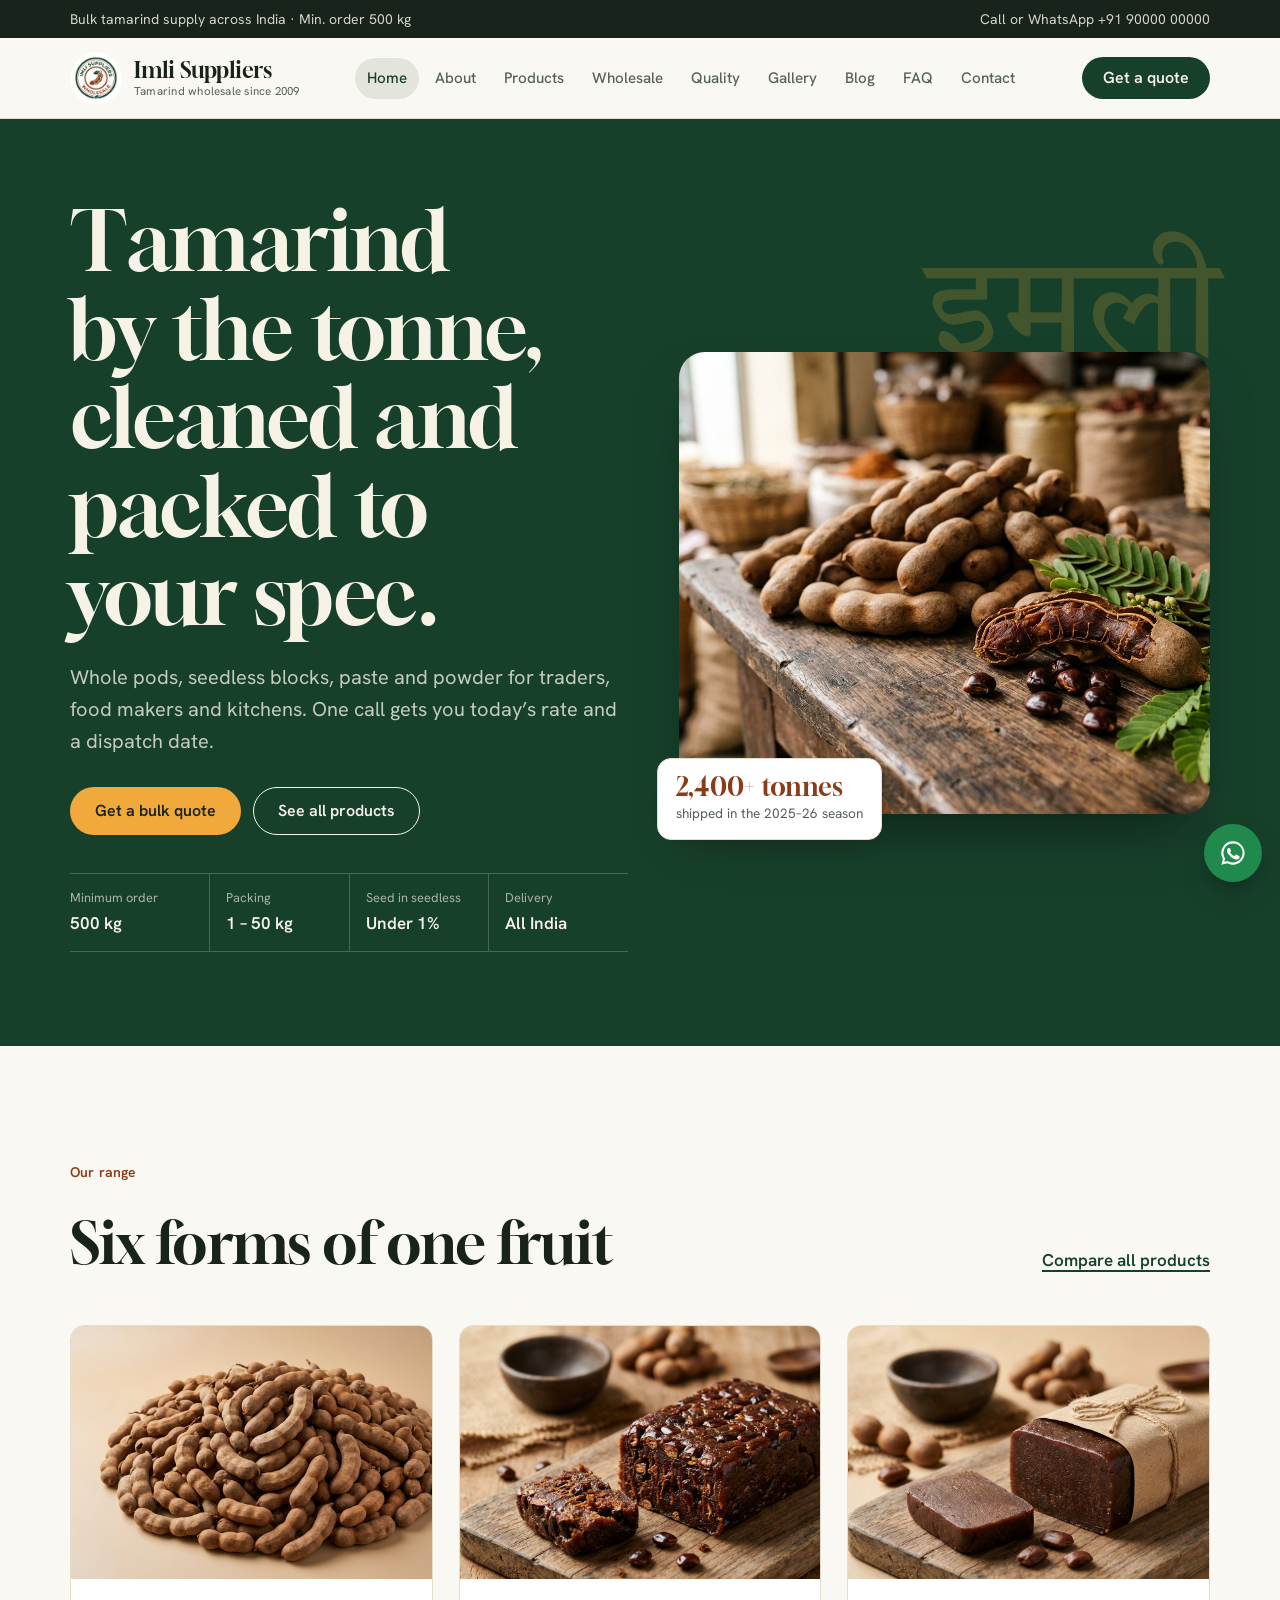
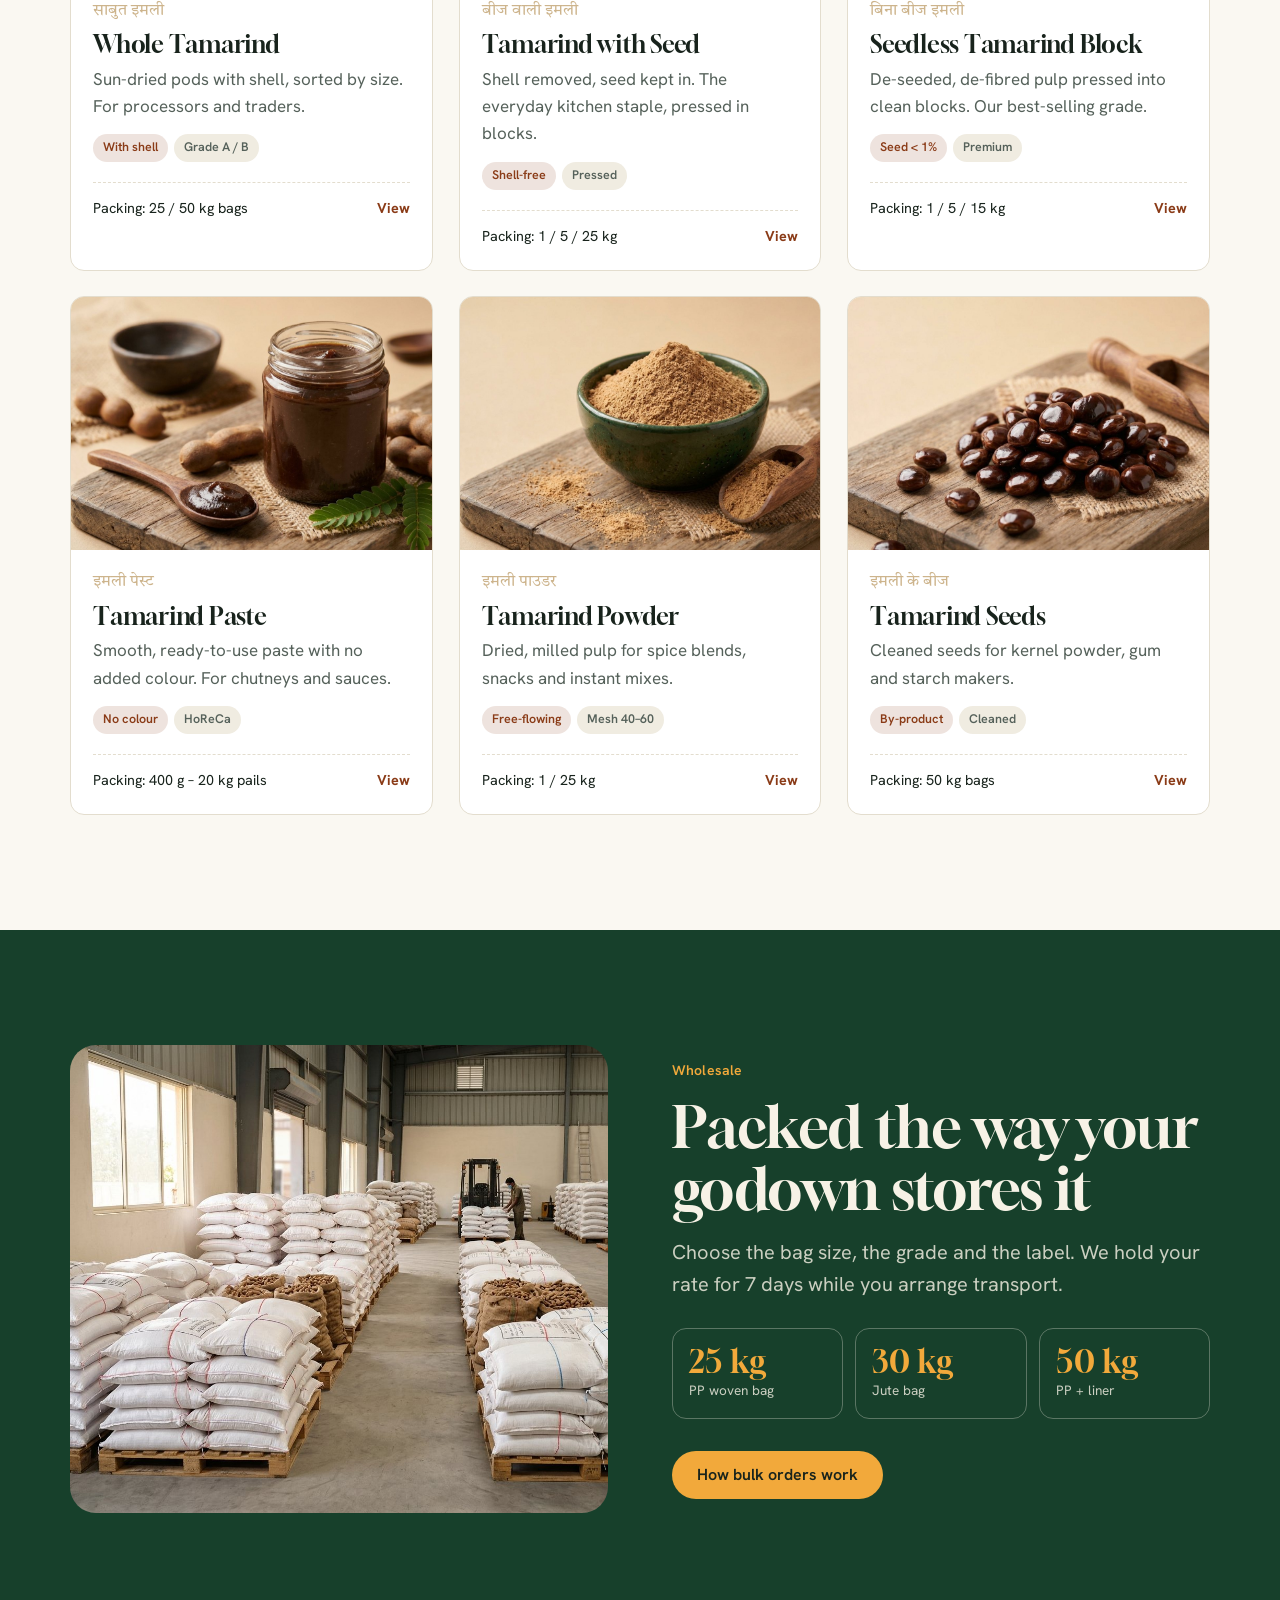
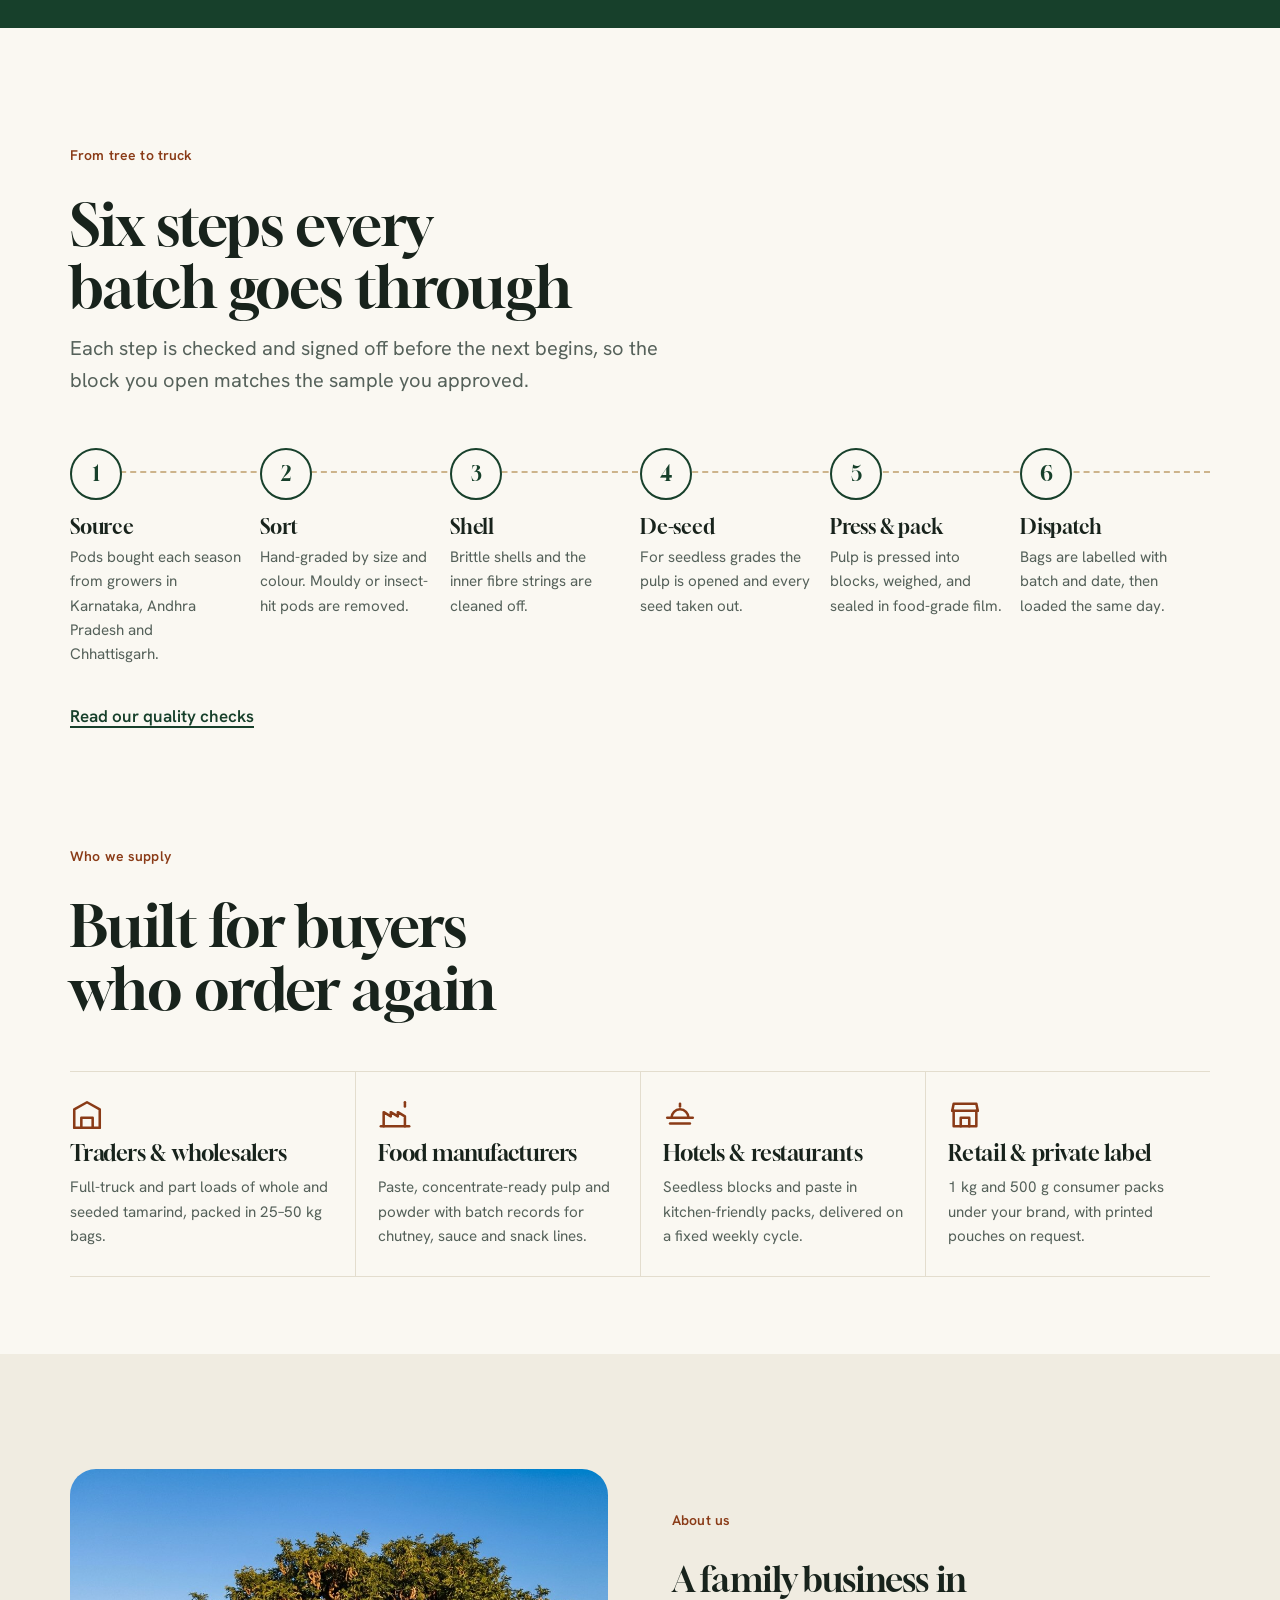
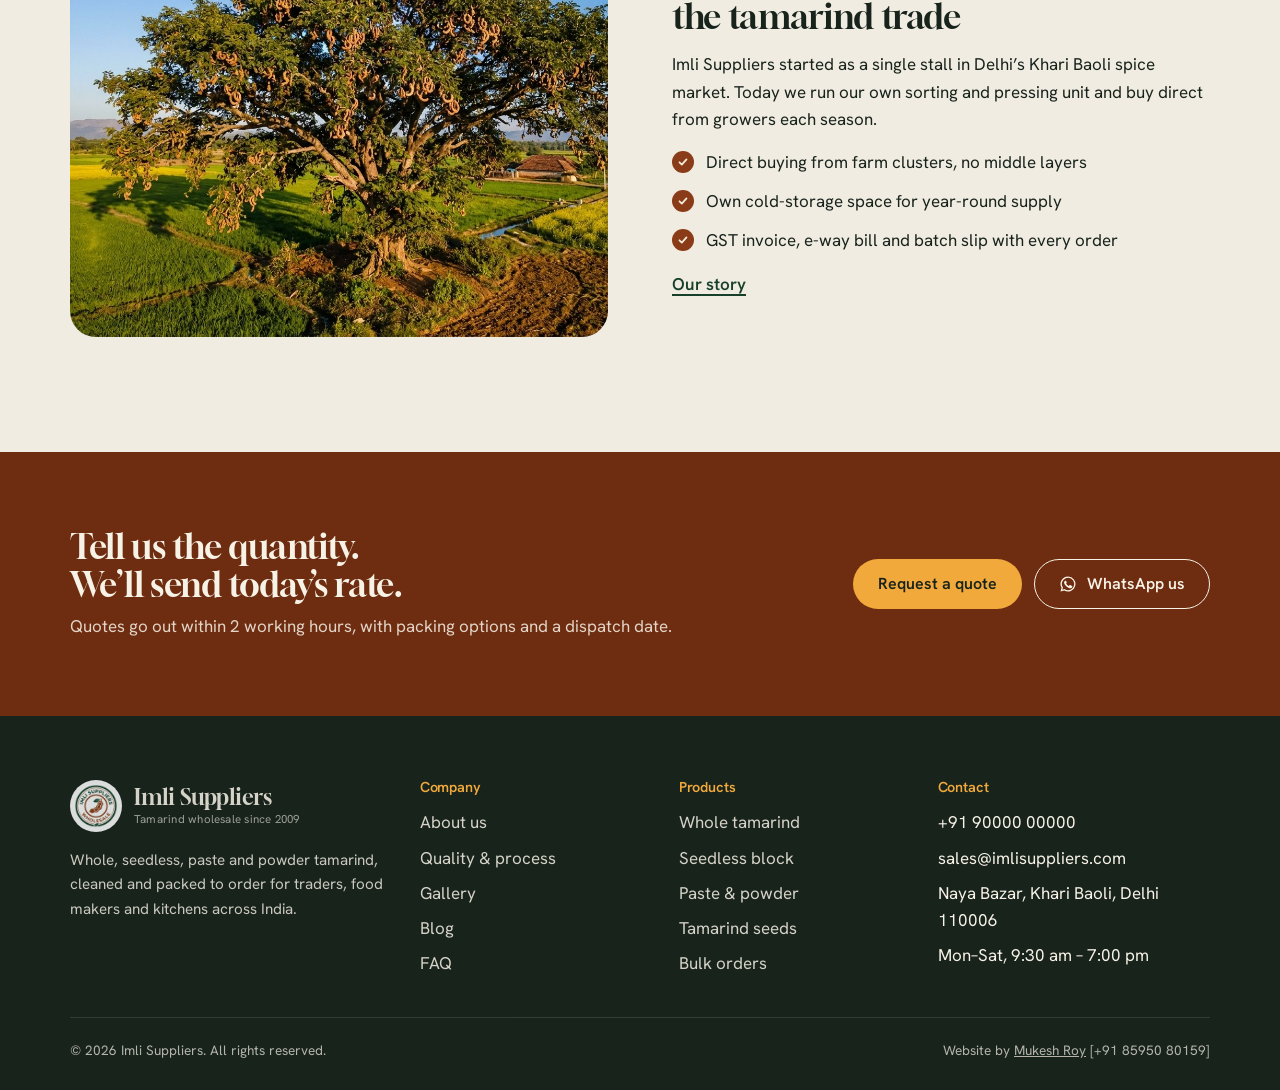
<file: imli-suppliers-website/imli-suppliers/index.html>
<!doctype html>
<html lang="en">
<head>
<meta charset="utf-8">
<meta name="viewport" content="width=device-width, initial-scale=1, viewport-fit=cover">
<title>Imli Suppliers</title>
<meta name="description" content="Bulk tamarind supplier: whole, seedless, paste and powder, packed to order and shipped across India.">
<meta property="og:title" content="Imli Suppliers">
<meta property="og:description" content="Bulk tamarind supplier: whole, seedless, paste and powder, packed to order and shipped across India.">
<meta property="og:type" content="website">
<meta property="og:url" content="https://imli-suppliers.vercel.app/">
<meta property="og:image" content="https://imli-suppliers.vercel.app/assets/img/og-image.jpg">
<meta name="twitter:card" content="summary_large_image">
<link rel="canonical" href="https://imli-suppliers.vercel.app/">
<link rel="icon" href="/assets/img/logo.png">
<link rel="apple-touch-icon" href="/assets/img/logo.png">
<link rel="preconnect" href="https://fonts.googleapis.com">
<link rel="preconnect" href="https://fonts.gstatic.com" crossorigin>
<link rel="stylesheet" href="https://fonts.googleapis.com/css2?family=Gloock&family=Hanken+Grotesk:wght@400;500;600;700&family=Tiro+Devanagari+Hindi&display=swap">
<link rel="stylesheet" href="assets/css/style.css">
</head>
<body>
<a class="skip" href="#main">Skip to content</a>
<div class="topbar"><div class="wrap"><span>Bulk tamarind supply across India · Min. order 500 kg</span><span>Call or WhatsApp +91 90000 00000</span></div></div>
<header class="site-head"><div class="wrap">
  <a class="brand" href="index.html" aria-label="Imli Suppliers home"><img class="logo" src="assets/img/logo.png" alt="" width="52" height="52"><span class="brand-name">Imli Suppliers<small>Tamarind wholesale since 2009</small></span></a>
  <nav class="nav" id="site-nav" aria-label="Main"><a href="index.html" aria-current="page">Home</a><a href="about.html">About</a><a href="products.html">Products</a><a href="wholesale.html">Wholesale</a><a href="quality.html">Quality</a><a href="gallery.html">Gallery</a><a href="blog.html">Blog</a><a href="faq.html">FAQ</a><a href="contact.html">Contact</a><a class="nav-quote" href="contact.html#quote">Get a quote</a></nav>
  <a class="btn btn--pulp head-cta" href="contact.html#quote">Get a quote</a>
  <button class="menu-btn" type="button" aria-expanded="false" aria-controls="site-nav">Menu</button>
</div></header>
<main id="main">
<section class="hero"><div class="wrap">
  <div>
    <h1>Tamarind by the tonne, cleaned and packed to your spec.</h1>
    <p class="lede">Whole pods, seedless blocks, paste and powder for traders, food makers and kitchens. One call gets you today’s rate and a dispatch date.</p>
    <div class="btn-row"><a class="btn btn--pulp" href="contact.html#quote">Get a bulk quote</a><a class="btn btn--line" href="products.html">See all products</a></div>
    <dl class="spec-strip">
      <div><dt>Minimum order</dt><dd>500 kg</dd></div>
      <div><dt>Packing</dt><dd>1 – 50 kg</dd></div>
      <div><dt>Seed in seedless</dt><dd>Under 1%</dd></div>
      <div><dt>Delivery</dt><dd>All India</dd></div>
    </dl>
  </div>
  <div class="hero-art"><span class="hero-word" aria-hidden="true">इमली</span>
    <img src="assets/img/hero-pods.jpg" alt="Tamarind pods on leaves, one cracked open to show the pulp" width="1030" height="896">
    <div class="ticket"><b>2,400+ tonnes</b><span>shipped in the 2025–26 season</span></div>
  </div>
</div></section>

<section class="section"><div class="wrap">
  <div class="sec-head sec-head--split"><div style="display:grid;gap:14px"><span class="kicker">Our range</span><h2>Six forms of one fruit</h2></div><a class="textlink" href="products.html">Compare all products</a></div>
  <div class="prod-grid"><a class="prod" href="product.html" data-cat="whole">
  <figure><img src="assets/img/whole-tamarind.jpg" alt="Whole Tamarind" width="1094" height="848"></figure>
  <div class="prod-body"><span class="hi">साबुत इमली</span><h3>Whole Tamarind</h3><p class="muted">Sun-dried pods with shell, sorted by size. For processors and traders.</p><div class="prod-tags"><span class="tag tag--leaf">With shell</span><span class="tag">Grade A / B</span></div>
  <div class="prod-foot"><span>Packing: 25 / 50 kg bags</span><b>View</b></div></div>
</a><a class="prod" href="product.html" data-cat="whole">
  <figure><img src="assets/img/seeded-block.jpg" alt="Tamarind with Seed" width="1094" height="848"></figure>
  <div class="prod-body"><span class="hi">बीज वाली इमली</span><h3>Tamarind with Seed</h3><p class="muted">Shell removed, seed kept in. The everyday kitchen staple, pressed in blocks.</p><div class="prod-tags"><span class="tag tag--leaf">Shell-free</span><span class="tag">Pressed</span></div>
  <div class="prod-foot"><span>Packing: 1 / 5 / 25 kg</span><b>View</b></div></div>
</a><a class="prod" href="product.html" data-cat="processed">
  <figure><img src="assets/img/seedless-block.jpg" alt="Seedless Tamarind Block" width="1094" height="848"></figure>
  <div class="prod-body"><span class="hi">बिना बीज इमली</span><h3>Seedless Tamarind Block</h3><p class="muted">De-seeded, de-fibred pulp pressed into clean blocks. Our best-selling grade.</p><div class="prod-tags"><span class="tag tag--leaf">Seed < 1%</span><span class="tag">Premium</span></div>
  <div class="prod-foot"><span>Packing: 1 / 5 / 15 kg</span><b>View</b></div></div>
</a><a class="prod" href="product.html" data-cat="processed">
  <figure><img src="assets/img/paste-jar.jpg" alt="Tamarind Paste" width="1094" height="848"></figure>
  <div class="prod-body"><span class="hi">इमली पेस्ट</span><h3>Tamarind Paste</h3><p class="muted">Smooth, ready-to-use paste with no added colour. For chutneys and sauces.</p><div class="prod-tags"><span class="tag tag--leaf">No colour</span><span class="tag">HoReCa</span></div>
  <div class="prod-foot"><span>Packing: 400 g – 20 kg pails</span><b>View</b></div></div>
</a><a class="prod" href="product.html" data-cat="processed">
  <figure><img src="assets/img/powder-bowl.jpg" alt="Tamarind Powder" width="1094" height="848"></figure>
  <div class="prod-body"><span class="hi">इमली पाउडर</span><h3>Tamarind Powder</h3><p class="muted">Dried, milled pulp for spice blends, snacks and instant mixes.</p><div class="prod-tags"><span class="tag tag--leaf">Free-flowing</span><span class="tag">Mesh 40–60</span></div>
  <div class="prod-foot"><span>Packing: 1 / 25 kg</span><b>View</b></div></div>
</a><a class="prod" href="product.html" data-cat="byproduct">
  <figure><img src="assets/img/tamarind-seeds.jpg" alt="Tamarind Seeds" width="1094" height="848"></figure>
  <div class="prod-body"><span class="hi">इमली के बीज</span><h3>Tamarind Seeds</h3><p class="muted">Cleaned seeds for kernel powder, gum and starch makers.</p><div class="prod-tags"><span class="tag tag--leaf">By-product</span><span class="tag">Cleaned</span></div>
  <div class="prod-foot"><span>Packing: 50 kg bags</span><b>View</b></div></div>
</a></div>
</div></section>

<section class="band section"><div class="wrap band-grid">
  <img src="assets/img/wholesale-sacks.jpg" alt="Stacked 25, 30 and 50 kg tamarind sacks" width="1030" height="896">
  <div>
    <span class="kicker">Wholesale</span>
    <h2>Packed the way your godown stores it</h2>
    <p class="lede" style="margin-top:16px">Choose the bag size, the grade and the label. We hold your rate for 7 days while you arrange transport.</p>
    <div class="packs"><div><b>25 kg</b><span>PP woven bag</span></div><div><b>30 kg</b><span>Jute bag</span></div><div><b>50 kg</b><span>PP + liner</span></div></div>
    <a class="btn btn--jag" href="wholesale.html">How bulk orders work</a>
  </div>
</div></section>

<section class="section"><div class="wrap">
  <div class="sec-head"><span class="kicker">From tree to truck</span><h2>Six steps every batch goes through</h2><p class="lede">Each step is checked and signed off before the next begins, so the block you open matches the sample you approved.</p></div>
  <div class="process"><div class="step"><h3>Source</h3><p>Pods bought each season from growers in Karnataka, Andhra Pradesh and Chhattisgarh.</p></div><div class="step"><h3>Sort</h3><p>Hand-graded by size and colour. Mouldy or insect-hit pods are removed.</p></div><div class="step"><h3>Shell</h3><p>Brittle shells and the inner fibre strings are cleaned off.</p></div><div class="step"><h3>De-seed</h3><p>For seedless grades the pulp is opened and every seed taken out.</p></div><div class="step"><h3>Press &amp; pack</h3><p>Pulp is pressed into blocks, weighed, and sealed in food-grade film.</p></div><div class="step"><h3>Dispatch</h3><p>Bags are labelled with batch and date, then loaded the same day.</p></div></div>
  <p style="margin-top:36px"><a class="textlink" href="quality.html">Read our quality checks</a></p>
</div></section>

<section class="section--tight section" style="padding-top:0"><div class="wrap">
  <div class="sec-head"><span class="kicker">Who we supply</span><h2>Built for buyers who order again</h2></div>
  <div class="buyers"><div class="buyer"><svg viewBox="0 0 24 24" fill="none" stroke="currentColor" stroke-width="1.8" stroke-linecap="round" stroke-linejoin="round" aria-hidden="true"><path d="M3 21V8l9-5 9 5v13"/><path d="M8 21v-7h8v7"/><path d="M3 21h18"/></svg><h3>Traders &amp; wholesalers</h3><p>Full-truck and part loads of whole and seeded tamarind, packed in 25–50 kg bags.</p></div><div class="buyer"><svg viewBox="0 0 24 24" fill="none" stroke="currentColor" stroke-width="1.8" stroke-linecap="round" stroke-linejoin="round" aria-hidden="true"><path d="M2 20h20"/><path d="M4 20V10l5 3V10l5 3V10l5 3v7"/><path d="M19 6V3"/></svg><h3>Food manufacturers</h3><p>Paste, concentrate-ready pulp and powder with batch records for chutney, sauce and snack lines.</p></div><div class="buyer"><svg viewBox="0 0 24 24" fill="none" stroke="currentColor" stroke-width="1.8" stroke-linecap="round" stroke-linejoin="round" aria-hidden="true"><path d="M6 14a6 6 0 0 1 12 0"/><path d="M3 14h18"/><path d="M12 6V4"/><path d="M5 18h14"/></svg><h3>Hotels &amp; restaurants</h3><p>Seedless blocks and paste in kitchen-friendly packs, delivered on a fixed weekly cycle.</p></div><div class="buyer"><svg viewBox="0 0 24 24" fill="none" stroke="currentColor" stroke-width="1.8" stroke-linecap="round" stroke-linejoin="round" aria-hidden="true"><path d="M3 9l1-5h16l1 5"/><path d="M4 9v11h16V9"/><path d="M3 9h18"/><path d="M9 20v-6h6v6"/></svg><h3>Retail &amp; private label</h3><p>1 kg and 500 g consumer packs under your brand, with printed pouches on request.</p></div></div>
</div></section>

<section class="section" style="background:var(--paper-2)"><div class="wrap split">
  <img src="assets/img/tamarind-tree.jpg" alt="A tamarind tree heavy with pods" width="1030" height="896">
  <div class="prose">
    <span class="kicker">About us</span>
    <h2>A family business in the tamarind trade</h2>
    <p>Imli Suppliers started as a single stall in Delhi’s Khari Baoli spice market. Today we run our own sorting and pressing unit and buy direct from growers each season.</p>
    <ul class="checks"><li>Direct buying from farm clusters, no middle layers</li><li>Own cold-storage space for year-round supply</li><li>GST invoice, e-way bill and batch slip with every order</li></ul>
    <p><a class="textlink" href="about.html">Our story</a></p>
  </div>
</div></section>
<section class="cta-band"><div class="wrap">
  <div><h2>Tell us the quantity. We’ll send today’s rate.</h2><p>Quotes go out within 2 working hours, with packing options and a dispatch date.</p></div>
  <div class="btn-row"><a class="btn btn--jag" href="contact.html#quote">Request a quote</a><a class="btn btn--light" href="https://wa.me/919000000000" target="_blank" rel="noopener"><svg viewBox="0 0 24 24" fill="currentColor" aria-hidden="true"><path d="M12 2a10 10 0 0 0-8.6 15.1L2 22l5-1.3A10 10 0 1 0 12 2zm0 18.2a8.2 8.2 0 0 1-4.2-1.2l-.3-.2-3 .8.8-2.9-.2-.3A8.2 8.2 0 1 1 12 20.2zm4.5-6.1c-.2-.1-1.5-.7-1.7-.8s-.4-.1-.6.1-.7.8-.8 1-.3.2-.5.1a6.7 6.7 0 0 1-3.3-2.9c-.2-.4.2-.4.7-1.3.1-.2 0-.3 0-.4l-.8-1.8c-.2-.5-.4-.4-.6-.4h-.5a1 1 0 0 0-.7.3 3 3 0 0 0-.9 2.2 5.2 5.2 0 0 0 1.1 2.7 11.9 11.9 0 0 0 4.6 4c1.7.7 2.3.8 3.2.7a2.7 2.7 0 0 0 1.8-1.3 2.2 2.2 0 0 0 .2-1.3c-.1-.1-.2-.2-.5-.3z"/></svg> WhatsApp us</a></div>
</div></section></main>
<footer class="site-foot"><div class="wrap">
  <div class="foot-grid">
    <div style="display:grid;gap:16px;align-content:start">
      <a class="brand" href="index.html"><img class="logo" src="assets/img/logo.png" alt="" width="52" height="52"><span class="brand-name">Imli Suppliers<small>Tamarind wholesale since 2009</small></span></a>
      <p>Whole, seedless, paste and powder tamarind, cleaned and packed to order for traders, food makers and kitchens across India.</p>
    </div>
    <div><h4>Company</h4><ul><li><a href="about.html">About us</a></li><li><a href="quality.html">Quality &amp; process</a></li><li><a href="gallery.html">Gallery</a></li><li><a href="blog.html">Blog</a></li><li><a href="faq.html">FAQ</a></li></ul></div>
    <div><h4>Products</h4><ul><li><a href="products.html">Whole tamarind</a></li><li><a href="product.html">Seedless block</a></li><li><a href="products.html">Paste &amp; powder</a></li><li><a href="products.html">Tamarind seeds</a></li><li><a href="wholesale.html">Bulk orders</a></li></ul></div>
    <div><h4>Contact</h4><ul><li>+91 90000 00000</li><li>sales@imlisuppliers.com</li><li>Naya Bazar, Khari Baoli, Delhi 110006</li><li>Mon–Sat, 9:30 am – 7:00 pm</li></ul></div>
  </div>
  <div class="foot-base"><span>© <span data-year>2026</span> Imli Suppliers. All rights reserved.</span><span>Website by <a href="https://mukesh113.vercel.app/">Mukesh Roy</a> [+91 85950 80159] </span></div>
</div></footer>
<a class="wa-float" href="https://wa.me/919000000000" target="_blank" rel="noopener" aria-label="Chat on WhatsApp"><svg viewBox="0 0 24 24" fill="currentColor" aria-hidden="true"><path d="M12 2a10 10 0 0 0-8.6 15.1L2 22l5-1.3A10 10 0 1 0 12 2zm0 18.2a8.2 8.2 0 0 1-4.2-1.2l-.3-.2-3 .8.8-2.9-.2-.3A8.2 8.2 0 1 1 12 20.2zm4.5-6.1c-.2-.1-1.5-.7-1.7-.8s-.4-.1-.6.1-.7.8-.8 1-.3.2-.5.1a6.7 6.7 0 0 1-3.3-2.9c-.2-.4.2-.4.7-1.3.1-.2 0-.3 0-.4l-.8-1.8c-.2-.5-.4-.4-.6-.4h-.5a1 1 0 0 0-.7.3 3 3 0 0 0-.9 2.2 5.2 5.2 0 0 0 1.1 2.7 11.9 11.9 0 0 0 4.6 4c1.7.7 2.3.8 3.2.7a2.7 2.7 0 0 0 1.8-1.3 2.2 2.2 0 0 0 .2-1.3c-.1-.1-.2-.2-.5-.3z"/></svg></a>
<script src="assets/js/main.js"></script>
</body>
</html>
</file>
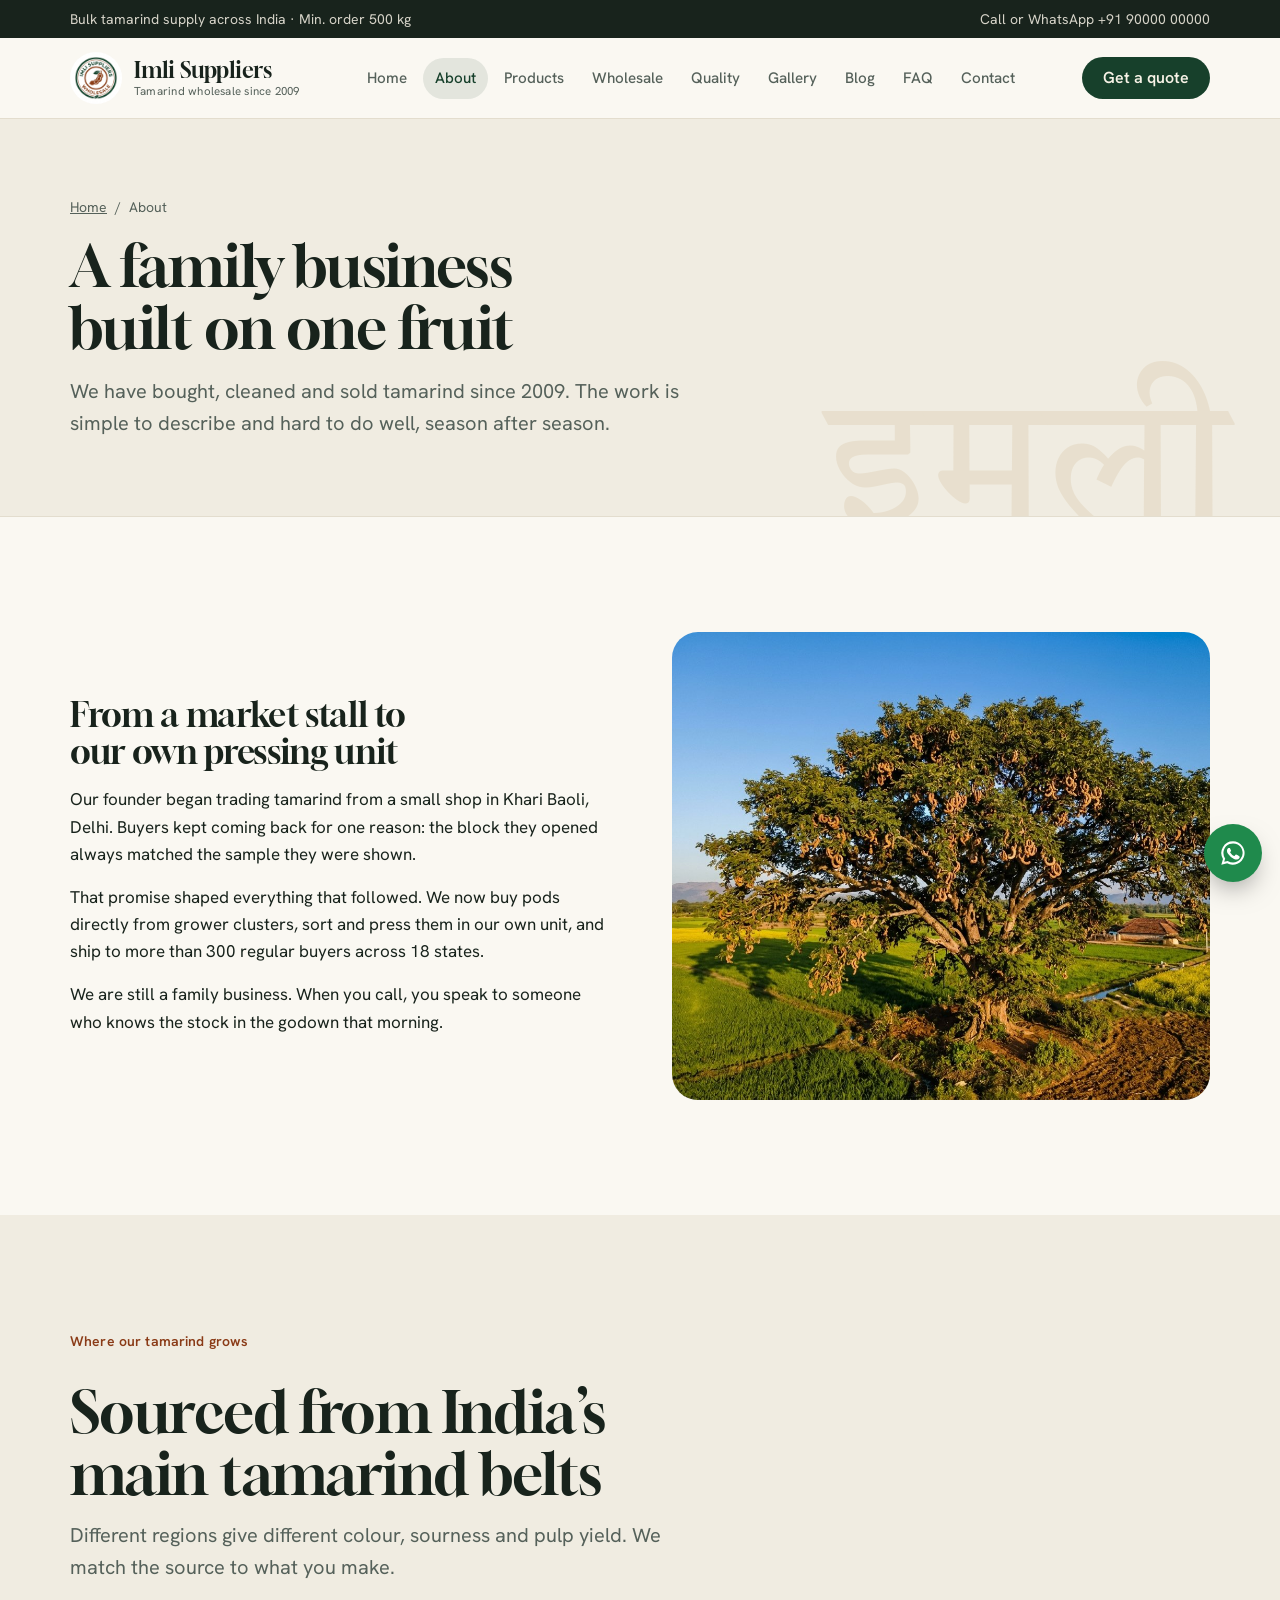
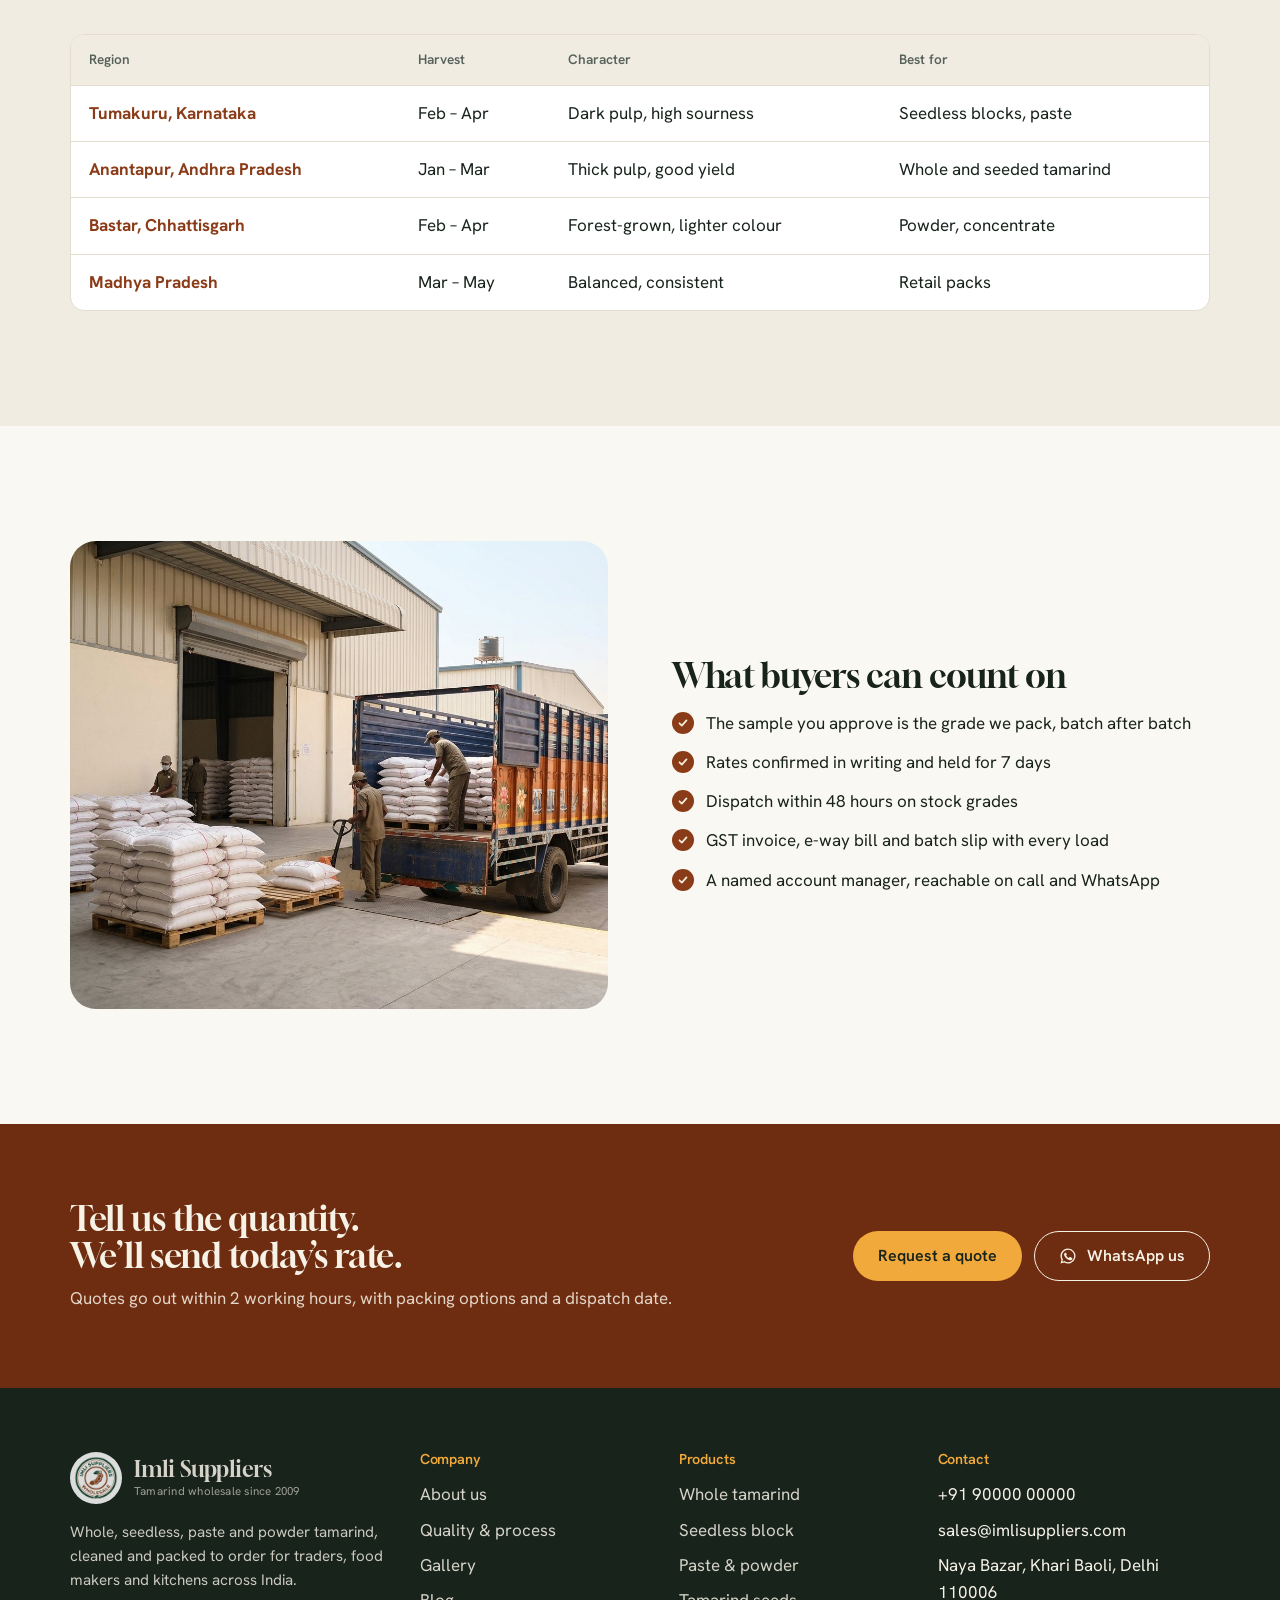
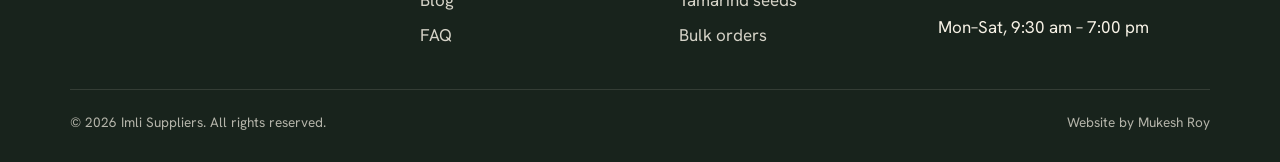
<file: imli-suppliers-website/imli-suppliers/about.html>
<!doctype html>
<html lang="en">
<head>
<meta charset="utf-8">
<meta name="viewport" content="width=device-width, initial-scale=1, viewport-fit=cover">
<title>About Imli Suppliers</title>
<meta name="description" content="The story of Imli Suppliers, a family tamarind wholesale business sourcing direct from Indian growers.">
<meta property="og:title" content="About Imli Suppliers">
<meta property="og:description" content="The story of Imli Suppliers, a family tamarind wholesale business sourcing direct from Indian growers.">
<meta property="og:type" content="website">
<meta property="og:url" content="https://imli-suppliers.vercel.app/about">
<meta property="og:image" content="https://imli-suppliers.vercel.app/assets/img/og-image.jpg">
<meta name="twitter:card" content="summary_large_image">
<link rel="canonical" href="https://imli-suppliers.vercel.app/about">
<link rel="icon" href="/assets/img/logo.png">
<link rel="apple-touch-icon" href="/assets/img/logo.png">
<link rel="preconnect" href="https://fonts.googleapis.com">
<link rel="preconnect" href="https://fonts.gstatic.com" crossorigin>
<link rel="stylesheet" href="https://fonts.googleapis.com/css2?family=Gloock&family=Hanken+Grotesk:wght@400;500;600;700&family=Tiro+Devanagari+Hindi&display=swap">
<link rel="stylesheet" href="assets/css/style.css">
</head>
<body>
<a class="skip" href="#main">Skip to content</a>
<div class="topbar"><div class="wrap"><span>Bulk tamarind supply across India · Min. order 500 kg</span><span>Call or WhatsApp +91 90000 00000</span></div></div>
<header class="site-head"><div class="wrap">
  <a class="brand" href="index.html" aria-label="Imli Suppliers home"><img class="logo" src="assets/img/logo.png" alt="" width="52" height="52"><span class="brand-name">Imli Suppliers<small>Tamarind wholesale since 2009</small></span></a>
  <nav class="nav" id="site-nav" aria-label="Main"><a href="index.html">Home</a><a href="about.html" aria-current="page">About</a><a href="products.html">Products</a><a href="wholesale.html">Wholesale</a><a href="quality.html">Quality</a><a href="gallery.html">Gallery</a><a href="blog.html">Blog</a><a href="faq.html">FAQ</a><a href="contact.html">Contact</a><a class="nav-quote" href="contact.html#quote">Get a quote</a></nav>
  <a class="btn btn--pulp head-cta" href="contact.html#quote">Get a quote</a>
  <button class="menu-btn" type="button" aria-expanded="false" aria-controls="site-nav">Menu</button>
</div></header>
<main id="main">
<section class="page-hero"><div class="wrap">
  <nav class="crumbs" aria-label="Breadcrumb"><a href="index.html">Home</a><span aria-hidden="true">/</span><span>About</span></nav>
  <h1>A family business built on one fruit</h1><p class="lede">We have bought, cleaned and sold tamarind since 2009. The work is simple to describe and hard to do well, season after season.</p>
</div><span class="ghost" aria-hidden="true">इमली</span></section>
<section class="section"><div class="wrap split">
  <div class="prose">
    <h2>From a market stall to our own pressing unit</h2>
    <p>Our founder began trading tamarind from a small shop in Khari Baoli, Delhi. Buyers kept coming back for one reason: the block they opened always matched the sample they were shown.</p>
    <p>That promise shaped everything that followed. We now buy pods directly from grower clusters, sort and press them in our own unit, and ship to more than 300 regular buyers across 18 states.</p>
    <p>We are still a family business. When you call, you speak to someone who knows the stock in the godown that morning.</p>
  </div>
  <img src="assets/img/tamarind-tree.jpg" alt="Tamarind tree in a farm" width="1030" height="896">
</div></section>

<section class="section" style="background:var(--paper-2)"><div class="wrap">
  <div class="sec-head"><span class="kicker">Where our tamarind grows</span><h2>Sourced from India’s main tamarind belts</h2><p class="lede">Different regions give different colour, sourness and pulp yield. We match the source to what you make.</p></div>
  <div class="table-wrap"><table>
    <thead><tr><th>Region</th><th>Harvest</th><th>Character</th><th>Best for</th></tr></thead>
    <tbody>
      <tr><td><b>Tumakuru, Karnataka</b></td><td>Feb – Apr</td><td>Dark pulp, high sourness</td><td>Seedless blocks, paste</td></tr>
      <tr><td><b>Anantapur, Andhra Pradesh</b></td><td>Jan – Mar</td><td>Thick pulp, good yield</td><td>Whole and seeded tamarind</td></tr>
      <tr><td><b>Bastar, Chhattisgarh</b></td><td>Feb – Apr</td><td>Forest-grown, lighter colour</td><td>Powder, concentrate</td></tr>
      <tr><td><b>Madhya Pradesh</b></td><td>Mar – May</td><td>Balanced, consistent</td><td>Retail packs</td></tr>
    </tbody></table></div>
</div></section>

<section class="section"><div class="wrap split split--rev">
  <div class="prose">
    <h2>What buyers can count on</h2>
    <ul class="checks">
      <li>The sample you approve is the grade we pack, batch after batch</li>
      <li>Rates confirmed in writing and held for 7 days</li>
      <li>Dispatch within 48 hours on stock grades</li>
      <li>GST invoice, e-way bill and batch slip with every load</li>
      <li>A named account manager, reachable on call and WhatsApp</li>
    </ul>
  </div>
  <img src="assets/img/dispatch-truck.jpg" alt="Imli Suppliers delivery truck" width="1030" height="896">
</div></section>
<section class="cta-band"><div class="wrap">
  <div><h2>Tell us the quantity. We’ll send today’s rate.</h2><p>Quotes go out within 2 working hours, with packing options and a dispatch date.</p></div>
  <div class="btn-row"><a class="btn btn--jag" href="contact.html#quote">Request a quote</a><a class="btn btn--light" href="https://wa.me/919000000000" target="_blank" rel="noopener"><svg viewBox="0 0 24 24" fill="currentColor" aria-hidden="true"><path d="M12 2a10 10 0 0 0-8.6 15.1L2 22l5-1.3A10 10 0 1 0 12 2zm0 18.2a8.2 8.2 0 0 1-4.2-1.2l-.3-.2-3 .8.8-2.9-.2-.3A8.2 8.2 0 1 1 12 20.2zm4.5-6.1c-.2-.1-1.5-.7-1.7-.8s-.4-.1-.6.1-.7.8-.8 1-.3.2-.5.1a6.7 6.7 0 0 1-3.3-2.9c-.2-.4.2-.4.7-1.3.1-.2 0-.3 0-.4l-.8-1.8c-.2-.5-.4-.4-.6-.4h-.5a1 1 0 0 0-.7.3 3 3 0 0 0-.9 2.2 5.2 5.2 0 0 0 1.1 2.7 11.9 11.9 0 0 0 4.6 4c1.7.7 2.3.8 3.2.7a2.7 2.7 0 0 0 1.8-1.3 2.2 2.2 0 0 0 .2-1.3c-.1-.1-.2-.2-.5-.3z"/></svg> WhatsApp us</a></div>
</div></section></main>
<footer class="site-foot"><div class="wrap">
  <div class="foot-grid">
    <div style="display:grid;gap:16px;align-content:start">
      <a class="brand" href="index.html"><img class="logo" src="assets/img/logo.png" alt="" width="52" height="52"><span class="brand-name">Imli Suppliers<small>Tamarind wholesale since 2009</small></span></a>
      <p>Whole, seedless, paste and powder tamarind, cleaned and packed to order for traders, food makers and kitchens across India.</p>
    </div>
    <div><h4>Company</h4><ul><li><a href="about.html">About us</a></li><li><a href="quality.html">Quality &amp; process</a></li><li><a href="gallery.html">Gallery</a></li><li><a href="blog.html">Blog</a></li><li><a href="faq.html">FAQ</a></li></ul></div>
    <div><h4>Products</h4><ul><li><a href="products.html">Whole tamarind</a></li><li><a href="product.html">Seedless block</a></li><li><a href="products.html">Paste &amp; powder</a></li><li><a href="products.html">Tamarind seeds</a></li><li><a href="wholesale.html">Bulk orders</a></li></ul></div>
    <div><h4>Contact</h4><ul><li>+91 90000 00000</li><li>sales@imlisuppliers.com</li><li>Naya Bazar, Khari Baoli, Delhi 110006</li><li>Mon–Sat, 9:30 am – 7:00 pm</li></ul></div>
  </div>
  <div class="foot-base"><span>© <span data-year>2026</span> Imli Suppliers. All rights reserved.</span><span>Website by Mukesh Roy</span></div>
</div></footer>
<a class="wa-float" href="https://wa.me/919000000000" target="_blank" rel="noopener" aria-label="Chat on WhatsApp"><svg viewBox="0 0 24 24" fill="currentColor" aria-hidden="true"><path d="M12 2a10 10 0 0 0-8.6 15.1L2 22l5-1.3A10 10 0 1 0 12 2zm0 18.2a8.2 8.2 0 0 1-4.2-1.2l-.3-.2-3 .8.8-2.9-.2-.3A8.2 8.2 0 1 1 12 20.2zm4.5-6.1c-.2-.1-1.5-.7-1.7-.8s-.4-.1-.6.1-.7.8-.8 1-.3.2-.5.1a6.7 6.7 0 0 1-3.3-2.9c-.2-.4.2-.4.7-1.3.1-.2 0-.3 0-.4l-.8-1.8c-.2-.5-.4-.4-.6-.4h-.5a1 1 0 0 0-.7.3 3 3 0 0 0-.9 2.2 5.2 5.2 0 0 0 1.1 2.7 11.9 11.9 0 0 0 4.6 4c1.7.7 2.3.8 3.2.7a2.7 2.7 0 0 0 1.8-1.3 2.2 2.2 0 0 0 .2-1.3c-.1-.1-.2-.2-.5-.3z"/></svg></a>
<script src="assets/js/main.js"></script>
</body>
</html>
</file>
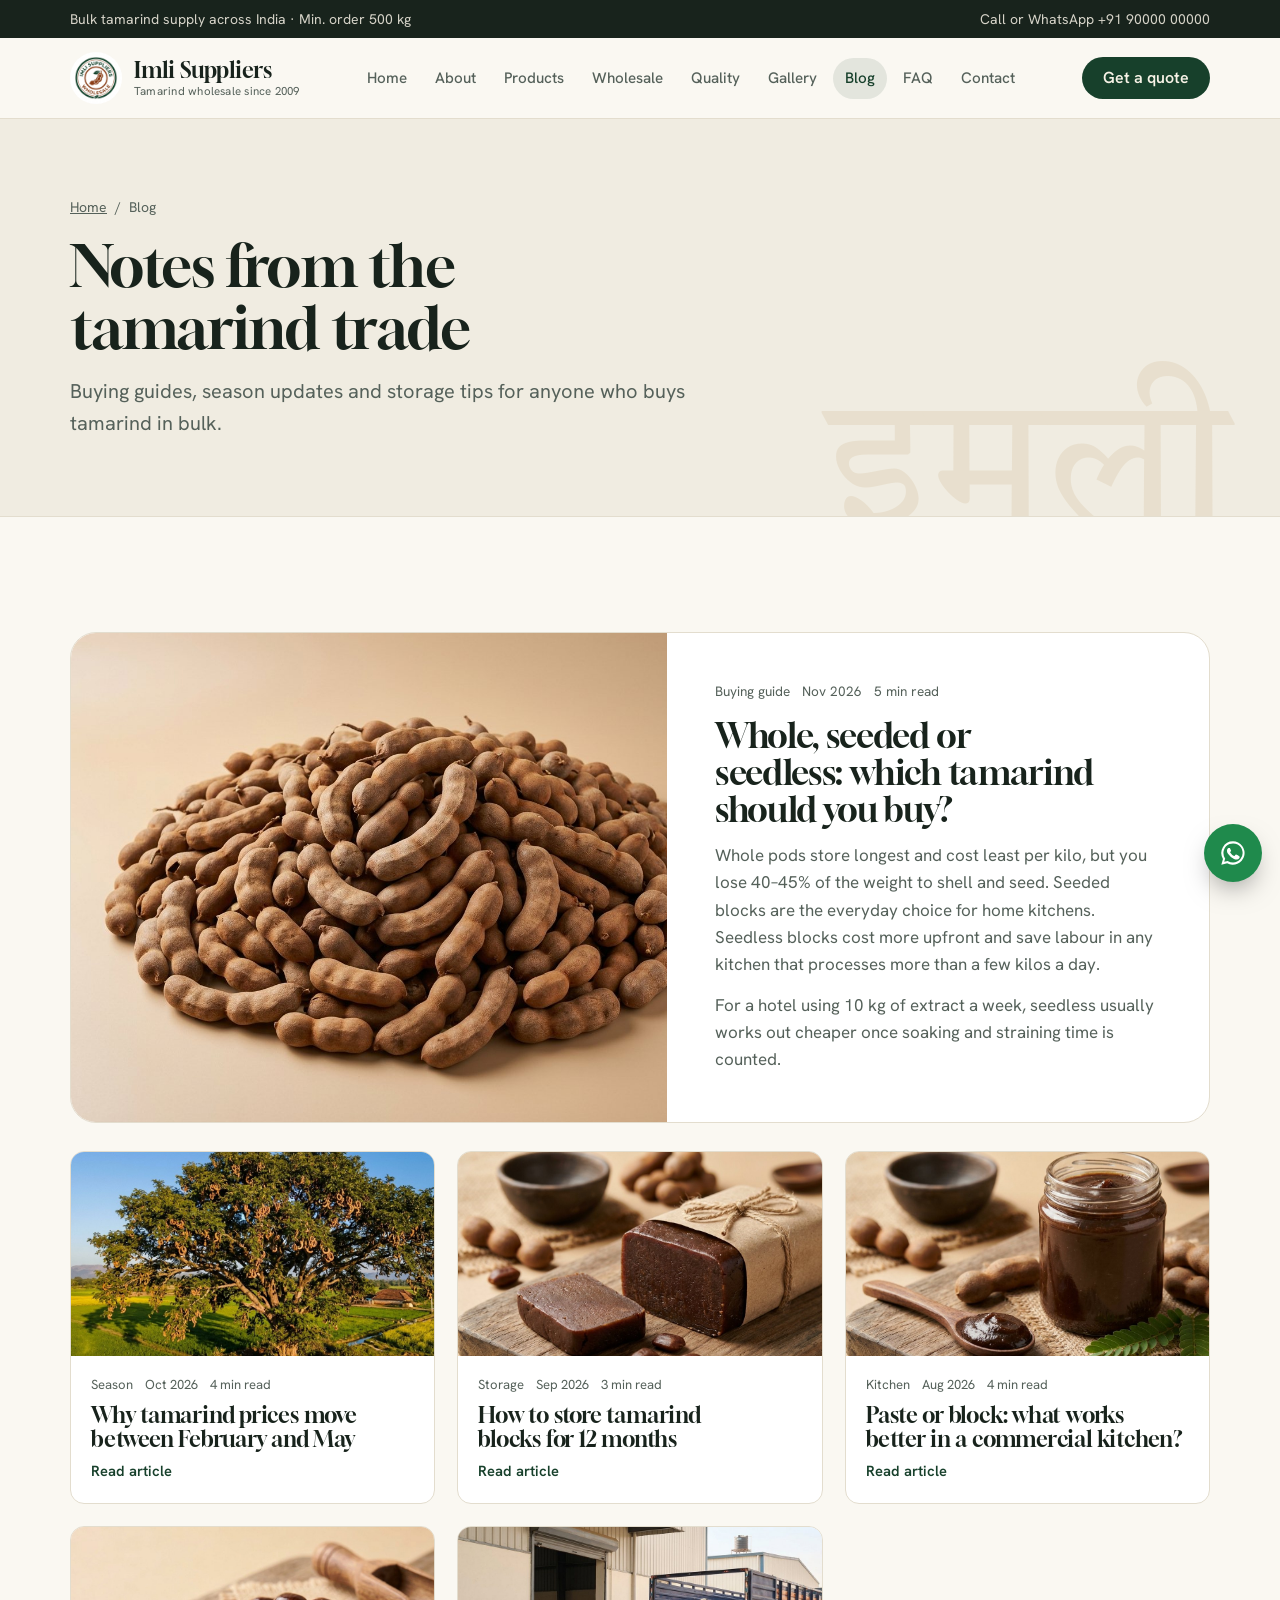
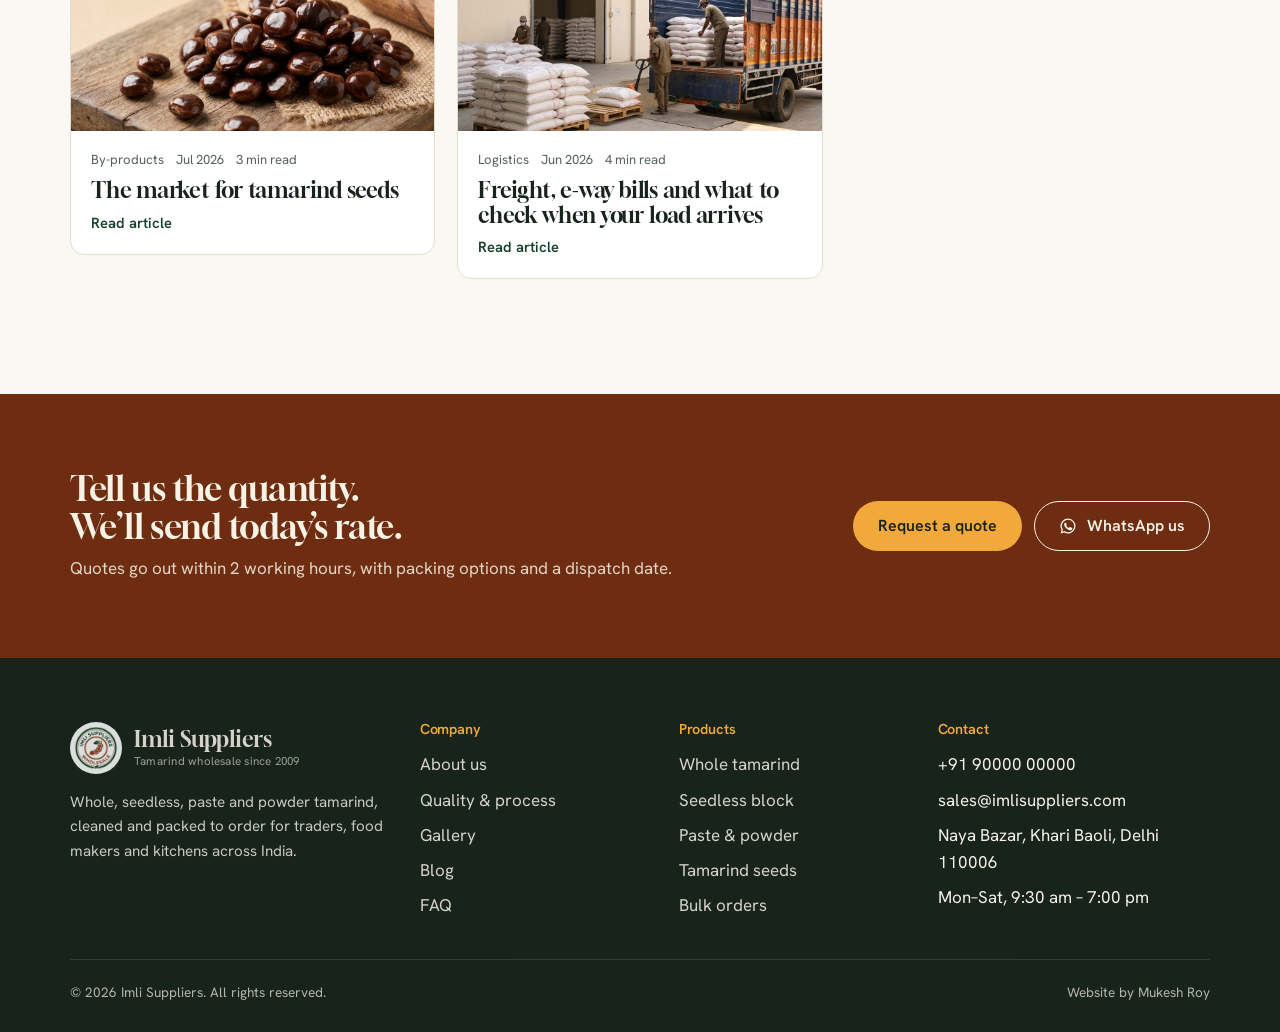
<file: imli-suppliers-website/imli-suppliers/blog.html>
<!doctype html>
<html lang="en">
<head>
<meta charset="utf-8">
<meta name="viewport" content="width=device-width, initial-scale=1, viewport-fit=cover">
<title>Tamarind Trade Blog</title>
<meta name="description" content="Buying guides, storage tips and season updates on tamarind from Imli Suppliers.">
<meta property="og:title" content="Tamarind Trade Blog">
<meta property="og:description" content="Buying guides, storage tips and season updates on tamarind from Imli Suppliers.">
<meta property="og:type" content="website">
<meta property="og:url" content="https://imli-suppliers.vercel.app/blog">
<meta property="og:image" content="https://imli-suppliers.vercel.app/assets/img/og-image.jpg">
<meta name="twitter:card" content="summary_large_image">
<link rel="canonical" href="https://imli-suppliers.vercel.app/blog">
<link rel="icon" href="/assets/img/logo.png">
<link rel="apple-touch-icon" href="/assets/img/logo.png">
<link rel="preconnect" href="https://fonts.googleapis.com">
<link rel="preconnect" href="https://fonts.gstatic.com" crossorigin>
<link rel="stylesheet" href="https://fonts.googleapis.com/css2?family=Gloock&family=Hanken+Grotesk:wght@400;500;600;700&family=Tiro+Devanagari+Hindi&display=swap">
<link rel="stylesheet" href="assets/css/style.css">
</head>
<body>
<a class="skip" href="#main">Skip to content</a>
<div class="topbar"><div class="wrap"><span>Bulk tamarind supply across India · Min. order 500 kg</span><span>Call or WhatsApp +91 90000 00000</span></div></div>
<header class="site-head"><div class="wrap">
  <a class="brand" href="index.html" aria-label="Imli Suppliers home"><img class="logo" src="assets/img/logo.png" alt="" width="52" height="52"><span class="brand-name">Imli Suppliers<small>Tamarind wholesale since 2009</small></span></a>
  <nav class="nav" id="site-nav" aria-label="Main"><a href="index.html">Home</a><a href="about.html">About</a><a href="products.html">Products</a><a href="wholesale.html">Wholesale</a><a href="quality.html">Quality</a><a href="gallery.html">Gallery</a><a href="blog.html" aria-current="page">Blog</a><a href="faq.html">FAQ</a><a href="contact.html">Contact</a><a class="nav-quote" href="contact.html#quote">Get a quote</a></nav>
  <a class="btn btn--pulp head-cta" href="contact.html#quote">Get a quote</a>
  <button class="menu-btn" type="button" aria-expanded="false" aria-controls="site-nav">Menu</button>
</div></header>
<main id="main">
<section class="page-hero"><div class="wrap">
  <nav class="crumbs" aria-label="Breadcrumb"><a href="index.html">Home</a><span aria-hidden="true">/</span><span>Blog</span></nav>
  <h1>Notes from the tamarind trade</h1><p class="lede">Buying guides, season updates and storage tips for anyone who buys tamarind in bulk.</p>
</div><span class="ghost" aria-hidden="true">इमली</span></section>
<section class="section"><div class="wrap">
  <article class="feature-post"><img src="assets/img/whole-tamarind.jpg" alt="Whole tamarind pods">
    <div class="txt"><div class="meta muted" style="font-size:.85rem;display:flex;gap:12px"><span>Buying guide</span><span>Nov 2026</span><span>5 min read</span></div>
    <h2>Whole, seeded or seedless: which tamarind should you buy?</h2><p class="muted">Whole pods store longest and cost least per kilo, but you lose 40–45% of the weight to shell and seed. Seeded blocks are the everyday choice for home kitchens. Seedless blocks cost more upfront and save labour in any kitchen that processes more than a few kilos a day.</p><p class="muted">For a hotel using 10 kg of extract a week, seedless usually works out cheaper once soaking and straining time is counted.</p></div></article>
  <div class="posts"><details class="post"><summary><figure><img src="assets/img/tamarind-tree.jpg" alt=""></figure>
<div class="post-head"><div class="meta"><span>Season</span><span>Oct 2026</span><span>4 min read</span></div><h3>Why tamarind prices move between February and May</h3><span class="more">Read article</span></div></summary>
<div class="body"><p>Most Indian tamarind is harvested from late January to May. Prices are lowest at peak arrival and rise through the monsoon as stocks shrink.</p><p>Buyers who book their annual requirement in March and store it cool usually pay the least over the year.</p></div></details><details class="post"><summary><figure><img src="assets/img/seedless-block.jpg" alt=""></figure>
<div class="post-head"><div class="meta"><span>Storage</span><span>Sep 2026</span><span>3 min read</span></div><h3>How to store tamarind blocks for 12 months</h3><span class="more">Read article</span></div></summary>
<div class="body"><p>Keep blocks off the floor, away from walls and out of direct sun. Moisture is the main enemy, so store in a dry room and keep the film sealed.</p><p>In very humid cities, cold storage at 4–10 °C from June to September keeps colour and texture.</p></div></details><details class="post"><summary><figure><img src="assets/img/paste-jar.jpg" alt=""></figure>
<div class="post-head"><div class="meta"><span>Kitchen</span><span>Aug 2026</span><span>4 min read</span></div><h3>Paste or block: what works better in a commercial kitchen?</h3><span class="more">Read article</span></div></summary>
<div class="body"><p>Paste saves time and gives the same strength every time, which helps when several cooks follow one recipe. Blocks cost less per kilo of sourness.</p><p>Many restaurants use paste for chutneys and blocks for sambar and curries.</p></div></details><details class="post"><summary><figure><img src="assets/img/tamarind-seeds.jpg" alt=""></figure>
<div class="post-head"><div class="meta"><span>By-products</span><span>Jul 2026</span><span>3 min read</span></div><h3>The market for tamarind seeds</h3><span class="more">Read article</span></div></summary>
<div class="body"><p>Tamarind kernel powder is used in textiles, paper and food as a thickener. That keeps steady demand for clean, dry seed.</p><p>Seed buyers look for low moisture and no pulp residue, so cleaning matters as much as quantity.</p></div></details><details class="post"><summary><figure><img src="assets/img/dispatch-truck.jpg" alt=""></figure>
<div class="post-head"><div class="meta"><span>Logistics</span><span>Jun 2026</span><span>4 min read</span></div><h3>Freight, e-way bills and what to check when your load arrives</h3><span class="more">Read article</span></div></summary>
<div class="body"><p>Every load over ₹50,000 travels with an e-way bill. Match the invoice weight with the weighbridge slip before unloading.</p><p>Count the bags, check the batch slip, and note any wet or torn bags on the delivery receipt.</p></div></details></div>
</div></section>
<section class="cta-band"><div class="wrap">
  <div><h2>Tell us the quantity. We’ll send today’s rate.</h2><p>Quotes go out within 2 working hours, with packing options and a dispatch date.</p></div>
  <div class="btn-row"><a class="btn btn--jag" href="contact.html#quote">Request a quote</a><a class="btn btn--light" href="https://wa.me/919000000000" target="_blank" rel="noopener"><svg viewBox="0 0 24 24" fill="currentColor" aria-hidden="true"><path d="M12 2a10 10 0 0 0-8.6 15.1L2 22l5-1.3A10 10 0 1 0 12 2zm0 18.2a8.2 8.2 0 0 1-4.2-1.2l-.3-.2-3 .8.8-2.9-.2-.3A8.2 8.2 0 1 1 12 20.2zm4.5-6.1c-.2-.1-1.5-.7-1.7-.8s-.4-.1-.6.1-.7.8-.8 1-.3.2-.5.1a6.7 6.7 0 0 1-3.3-2.9c-.2-.4.2-.4.7-1.3.1-.2 0-.3 0-.4l-.8-1.8c-.2-.5-.4-.4-.6-.4h-.5a1 1 0 0 0-.7.3 3 3 0 0 0-.9 2.2 5.2 5.2 0 0 0 1.1 2.7 11.9 11.9 0 0 0 4.6 4c1.7.7 2.3.8 3.2.7a2.7 2.7 0 0 0 1.8-1.3 2.2 2.2 0 0 0 .2-1.3c-.1-.1-.2-.2-.5-.3z"/></svg> WhatsApp us</a></div>
</div></section></main>
<footer class="site-foot"><div class="wrap">
  <div class="foot-grid">
    <div style="display:grid;gap:16px;align-content:start">
      <a class="brand" href="index.html"><img class="logo" src="assets/img/logo.png" alt="" width="52" height="52"><span class="brand-name">Imli Suppliers<small>Tamarind wholesale since 2009</small></span></a>
      <p>Whole, seedless, paste and powder tamarind, cleaned and packed to order for traders, food makers and kitchens across India.</p>
    </div>
    <div><h4>Company</h4><ul><li><a href="about.html">About us</a></li><li><a href="quality.html">Quality &amp; process</a></li><li><a href="gallery.html">Gallery</a></li><li><a href="blog.html">Blog</a></li><li><a href="faq.html">FAQ</a></li></ul></div>
    <div><h4>Products</h4><ul><li><a href="products.html">Whole tamarind</a></li><li><a href="product.html">Seedless block</a></li><li><a href="products.html">Paste &amp; powder</a></li><li><a href="products.html">Tamarind seeds</a></li><li><a href="wholesale.html">Bulk orders</a></li></ul></div>
    <div><h4>Contact</h4><ul><li>+91 90000 00000</li><li>sales@imlisuppliers.com</li><li>Naya Bazar, Khari Baoli, Delhi 110006</li><li>Mon–Sat, 9:30 am – 7:00 pm</li></ul></div>
  </div>
  <div class="foot-base"><span>© <span data-year>2026</span> Imli Suppliers. All rights reserved.</span><span>Website by Mukesh Roy</span></div>
</div></footer>
<a class="wa-float" href="https://wa.me/919000000000" target="_blank" rel="noopener" aria-label="Chat on WhatsApp"><svg viewBox="0 0 24 24" fill="currentColor" aria-hidden="true"><path d="M12 2a10 10 0 0 0-8.6 15.1L2 22l5-1.3A10 10 0 1 0 12 2zm0 18.2a8.2 8.2 0 0 1-4.2-1.2l-.3-.2-3 .8.8-2.9-.2-.3A8.2 8.2 0 1 1 12 20.2zm4.5-6.1c-.2-.1-1.5-.7-1.7-.8s-.4-.1-.6.1-.7.8-.8 1-.3.2-.5.1a6.7 6.7 0 0 1-3.3-2.9c-.2-.4.2-.4.7-1.3.1-.2 0-.3 0-.4l-.8-1.8c-.2-.5-.4-.4-.6-.4h-.5a1 1 0 0 0-.7.3 3 3 0 0 0-.9 2.2 5.2 5.2 0 0 0 1.1 2.7 11.9 11.9 0 0 0 4.6 4c1.7.7 2.3.8 3.2.7a2.7 2.7 0 0 0 1.8-1.3 2.2 2.2 0 0 0 .2-1.3c-.1-.1-.2-.2-.5-.3z"/></svg></a>
<script src="assets/js/main.js"></script>
</body>
</html>
</file>
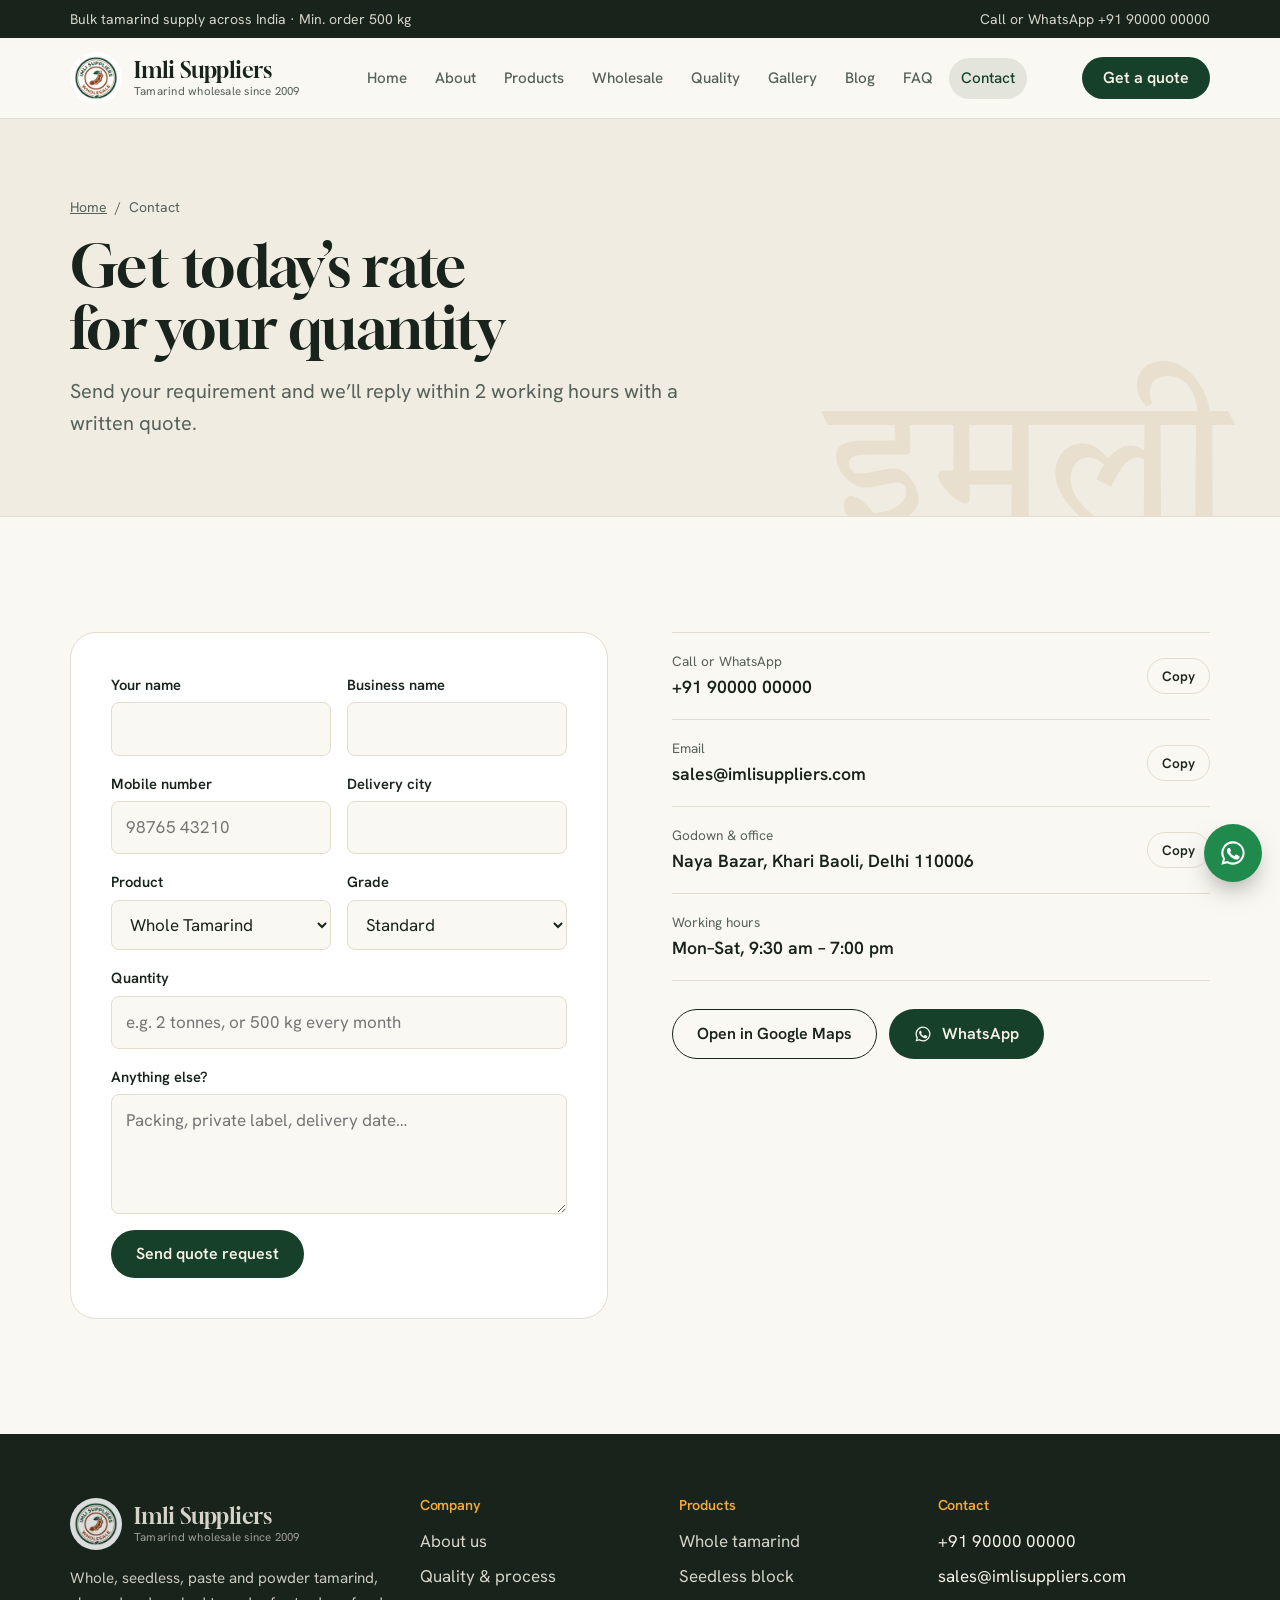
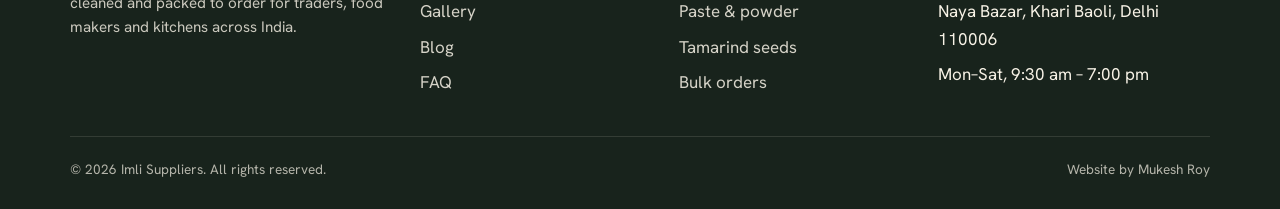
<file: imli-suppliers-website/imli-suppliers/contact.html>
<!doctype html>
<html lang="en">
<head>
<meta charset="utf-8">
<meta name="viewport" content="width=device-width, initial-scale=1, viewport-fit=cover">
<title>Contact Imli Suppliers</title>
<meta name="description" content="Contact Imli Suppliers for bulk tamarind quotes. Call, WhatsApp or send your requirement online.">
<meta property="og:title" content="Contact Imli Suppliers">
<meta property="og:description" content="Contact Imli Suppliers for bulk tamarind quotes. Call, WhatsApp or send your requirement online.">
<meta property="og:type" content="website">
<meta property="og:url" content="https://imli-suppliers.vercel.app/contact">
<meta property="og:image" content="https://imli-suppliers.vercel.app/assets/img/og-image.jpg">
<meta name="twitter:card" content="summary_large_image">
<link rel="canonical" href="https://imli-suppliers.vercel.app/contact">
<link rel="icon" href="/assets/img/logo.png">
<link rel="apple-touch-icon" href="/assets/img/logo.png">
<link rel="preconnect" href="https://fonts.googleapis.com">
<link rel="preconnect" href="https://fonts.gstatic.com" crossorigin>
<link rel="stylesheet" href="https://fonts.googleapis.com/css2?family=Gloock&family=Hanken+Grotesk:wght@400;500;600;700&family=Tiro+Devanagari+Hindi&display=swap">
<link rel="stylesheet" href="assets/css/style.css">
</head>
<body>
<a class="skip" href="#main">Skip to content</a>
<div class="topbar"><div class="wrap"><span>Bulk tamarind supply across India · Min. order 500 kg</span><span>Call or WhatsApp +91 90000 00000</span></div></div>
<header class="site-head"><div class="wrap">
  <a class="brand" href="index.html" aria-label="Imli Suppliers home"><img class="logo" src="assets/img/logo.png" alt="" width="52" height="52"><span class="brand-name">Imli Suppliers<small>Tamarind wholesale since 2009</small></span></a>
  <nav class="nav" id="site-nav" aria-label="Main"><a href="index.html">Home</a><a href="about.html">About</a><a href="products.html">Products</a><a href="wholesale.html">Wholesale</a><a href="quality.html">Quality</a><a href="gallery.html">Gallery</a><a href="blog.html">Blog</a><a href="faq.html">FAQ</a><a href="contact.html" aria-current="page">Contact</a><a class="nav-quote" href="contact.html#quote">Get a quote</a></nav>
  <a class="btn btn--pulp head-cta" href="contact.html#quote">Get a quote</a>
  <button class="menu-btn" type="button" aria-expanded="false" aria-controls="site-nav">Menu</button>
</div></header>
<main id="main">
<section class="page-hero"><div class="wrap">
  <nav class="crumbs" aria-label="Breadcrumb"><a href="index.html">Home</a><span aria-hidden="true">/</span><span>Contact</span></nav>
  <h1>Get today’s rate for your quantity</h1><p class="lede">Send your requirement and we’ll reply within 2 working hours with a written quote.</p>
</div><span class="ghost" aria-hidden="true">इमली</span></section>
<section class="section" id="quote"><div class="wrap split" style="align-items:start">
  <div class="form-card">
    <form data-quote novalidate>
      <div class="form-grid">
        <div class="field"><label for="q-name">Your name</label><input id="q-name" name="name" autocomplete="name" required></div>
        <div class="field"><label for="q-company">Business name</label><input id="q-company" name="company" autocomplete="organization"></div>
        <div class="field"><label for="q-phone">Mobile number</label><input id="q-phone" name="phone" type="tel" autocomplete="tel" inputmode="tel" placeholder="98765 43210" required></div>
        <div class="field"><label for="q-city">Delivery city</label><input id="q-city" name="city" autocomplete="address-level2" required></div>
        <div class="field"><label for="q-product">Product</label><select id="q-product" name="product"><option>Whole Tamarind</option><option>Tamarind with Seed</option><option>Seedless Tamarind Block</option><option>Tamarind Paste</option><option>Tamarind Powder</option><option>Tamarind Seeds</option></select></div>
        <div class="field"><label for="q-grade">Grade</label><select id="q-grade" name="grade"><option>Premium</option><option selected>Standard</option><option>Commercial</option><option>Not sure</option></select></div>
        <div class="field full"><label for="q-qty">Quantity</label><input id="q-qty" name="qty" placeholder="e.g. 2 tonnes, or 500 kg every month" required></div>
        <div class="field full"><label for="q-msg">Anything else?</label><textarea id="q-msg" name="msg" placeholder="Packing, private label, delivery date…"></textarea></div>
        <div class="full"><button class="btn btn--pulp" type="submit">Send quote request</button></div>
      </div>
    </form>
  </div>
  <div style="display:grid;gap:28px">
    <div class="contact-list">
      <div class="contact-item"><div><span>Call or WhatsApp</span><b>+91 90000 00000</b></div><button class="copy" type="button" data-copy="+91 90000 00000">Copy</button></div>
      <div class="contact-item"><div><span>Email</span><b>sales@imlisuppliers.com</b></div><button class="copy" type="button" data-copy="sales@imlisuppliers.com">Copy</button></div>
      <div class="contact-item"><div><span>Godown &amp; office</span><b>Naya Bazar, Khari Baoli, Delhi 110006</b></div><button class="copy" type="button" data-copy="Naya Bazar, Khari Baoli, Delhi 110006">Copy</button></div>
      <div class="contact-item"><div><span>Working hours</span><b>Mon–Sat, 9:30 am – 7:00 pm</b></div></div>
    </div>
    <div class="btn-row"><a class="btn btn--line" href="https://www.google.com/maps/search/?api=1&amp;query=Khari+Baoli+Delhi" target="_blank" rel="noopener">Open in Google Maps</a><a class="btn btn--pulp" href="https://wa.me/919000000000" target="_blank" rel="noopener"><svg viewBox="0 0 24 24" fill="currentColor" aria-hidden="true"><path d="M12 2a10 10 0 0 0-8.6 15.1L2 22l5-1.3A10 10 0 1 0 12 2zm0 18.2a8.2 8.2 0 0 1-4.2-1.2l-.3-.2-3 .8.8-2.9-.2-.3A8.2 8.2 0 1 1 12 20.2zm4.5-6.1c-.2-.1-1.5-.7-1.7-.8s-.4-.1-.6.1-.7.8-.8 1-.3.2-.5.1a6.7 6.7 0 0 1-3.3-2.9c-.2-.4.2-.4.7-1.3.1-.2 0-.3 0-.4l-.8-1.8c-.2-.5-.4-.4-.6-.4h-.5a1 1 0 0 0-.7.3 3 3 0 0 0-.9 2.2 5.2 5.2 0 0 0 1.1 2.7 11.9 11.9 0 0 0 4.6 4c1.7.7 2.3.8 3.2.7a2.7 2.7 0 0 0 1.8-1.3 2.2 2.2 0 0 0 .2-1.3c-.1-.1-.2-.2-.5-.3z"/></svg> WhatsApp</a></div>
  </div>
</div></section></main>
<footer class="site-foot"><div class="wrap">
  <div class="foot-grid">
    <div style="display:grid;gap:16px;align-content:start">
      <a class="brand" href="index.html"><img class="logo" src="assets/img/logo.png" alt="" width="52" height="52"><span class="brand-name">Imli Suppliers<small>Tamarind wholesale since 2009</small></span></a>
      <p>Whole, seedless, paste and powder tamarind, cleaned and packed to order for traders, food makers and kitchens across India.</p>
    </div>
    <div><h4>Company</h4><ul><li><a href="about.html">About us</a></li><li><a href="quality.html">Quality &amp; process</a></li><li><a href="gallery.html">Gallery</a></li><li><a href="blog.html">Blog</a></li><li><a href="faq.html">FAQ</a></li></ul></div>
    <div><h4>Products</h4><ul><li><a href="products.html">Whole tamarind</a></li><li><a href="product.html">Seedless block</a></li><li><a href="products.html">Paste &amp; powder</a></li><li><a href="products.html">Tamarind seeds</a></li><li><a href="wholesale.html">Bulk orders</a></li></ul></div>
    <div><h4>Contact</h4><ul><li>+91 90000 00000</li><li>sales@imlisuppliers.com</li><li>Naya Bazar, Khari Baoli, Delhi 110006</li><li>Mon–Sat, 9:30 am – 7:00 pm</li></ul></div>
  </div>
  <div class="foot-base"><span>© <span data-year>2026</span> Imli Suppliers. All rights reserved.</span><span>Website by Mukesh Roy</span></div>
</div></footer>
<a class="wa-float" href="https://wa.me/919000000000" target="_blank" rel="noopener" aria-label="Chat on WhatsApp"><svg viewBox="0 0 24 24" fill="currentColor" aria-hidden="true"><path d="M12 2a10 10 0 0 0-8.6 15.1L2 22l5-1.3A10 10 0 1 0 12 2zm0 18.2a8.2 8.2 0 0 1-4.2-1.2l-.3-.2-3 .8.8-2.9-.2-.3A8.2 8.2 0 1 1 12 20.2zm4.5-6.1c-.2-.1-1.5-.7-1.7-.8s-.4-.1-.6.1-.7.8-.8 1-.3.2-.5.1a6.7 6.7 0 0 1-3.3-2.9c-.2-.4.2-.4.7-1.3.1-.2 0-.3 0-.4l-.8-1.8c-.2-.5-.4-.4-.6-.4h-.5a1 1 0 0 0-.7.3 3 3 0 0 0-.9 2.2 5.2 5.2 0 0 0 1.1 2.7 11.9 11.9 0 0 0 4.6 4c1.7.7 2.3.8 3.2.7a2.7 2.7 0 0 0 1.8-1.3 2.2 2.2 0 0 0 .2-1.3c-.1-.1-.2-.2-.5-.3z"/></svg></a>
<script src="assets/js/main.js"></script>
</body>
</html>
</file>
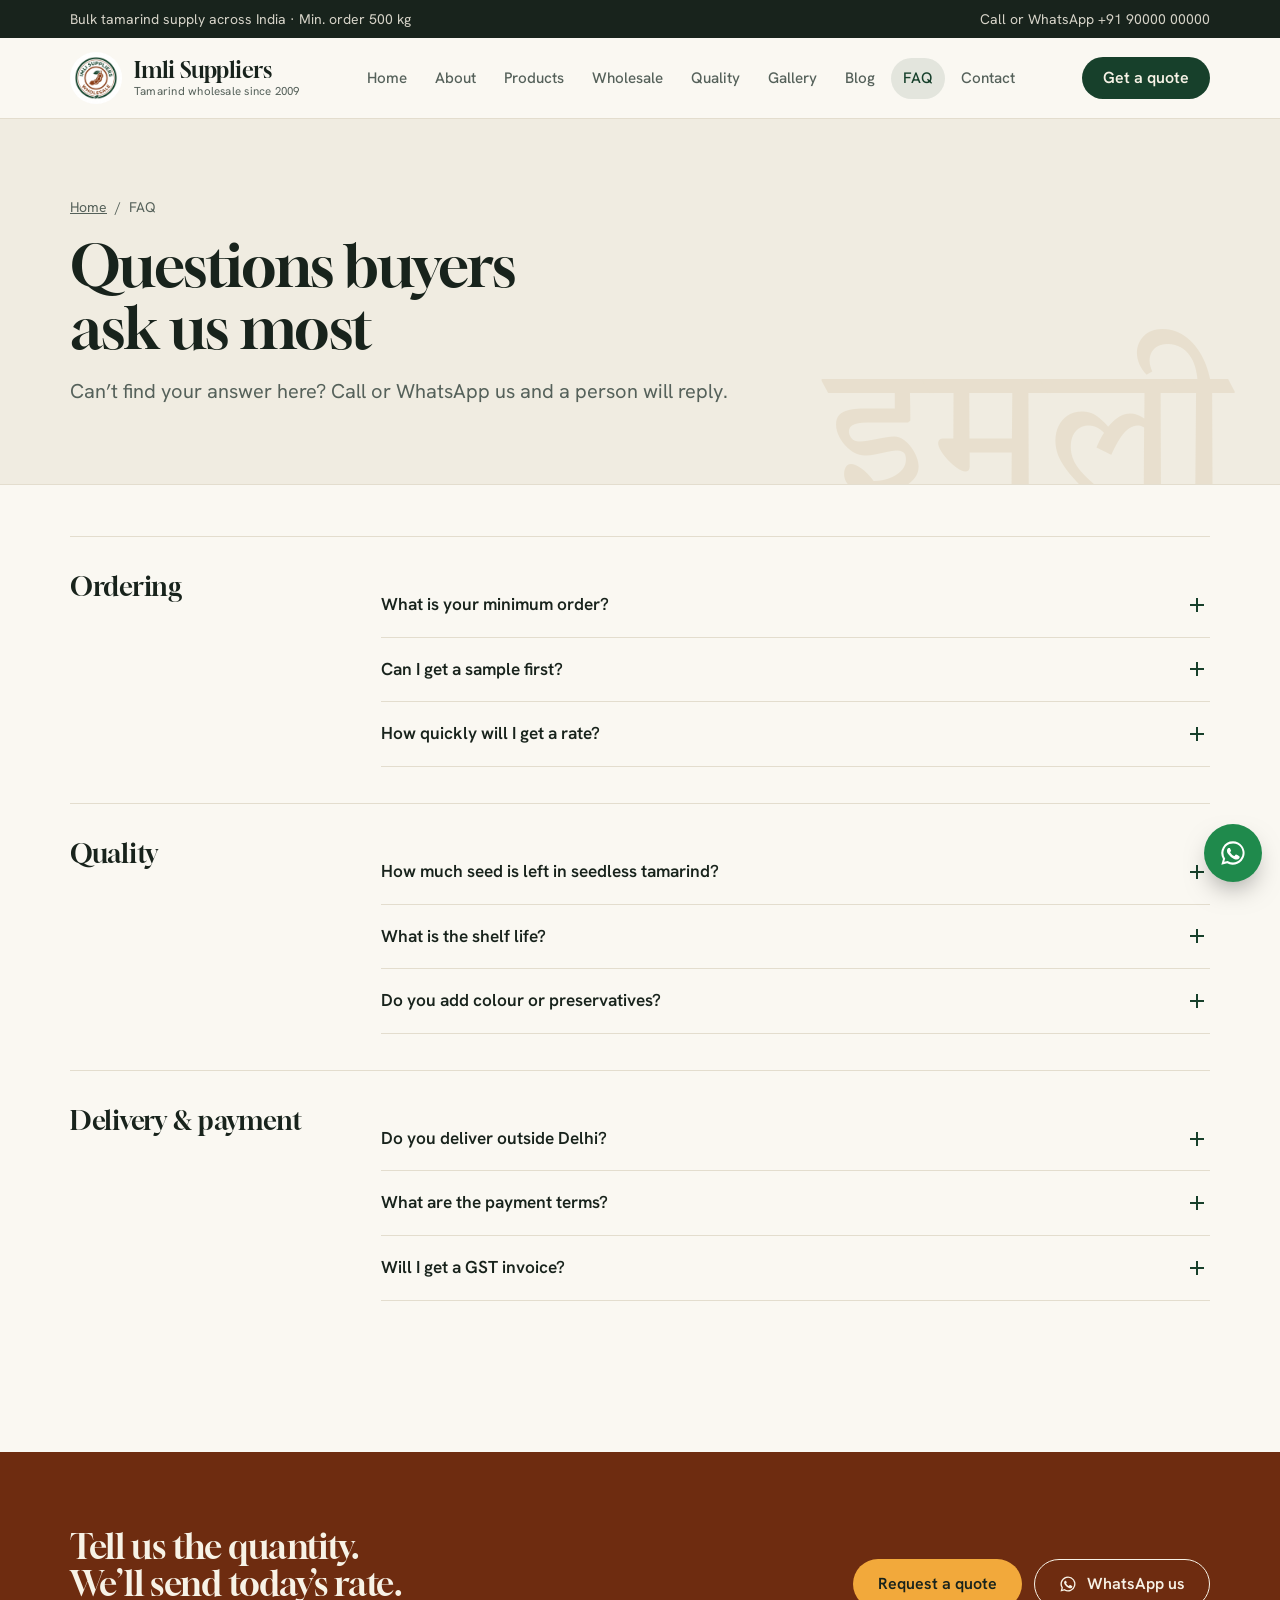
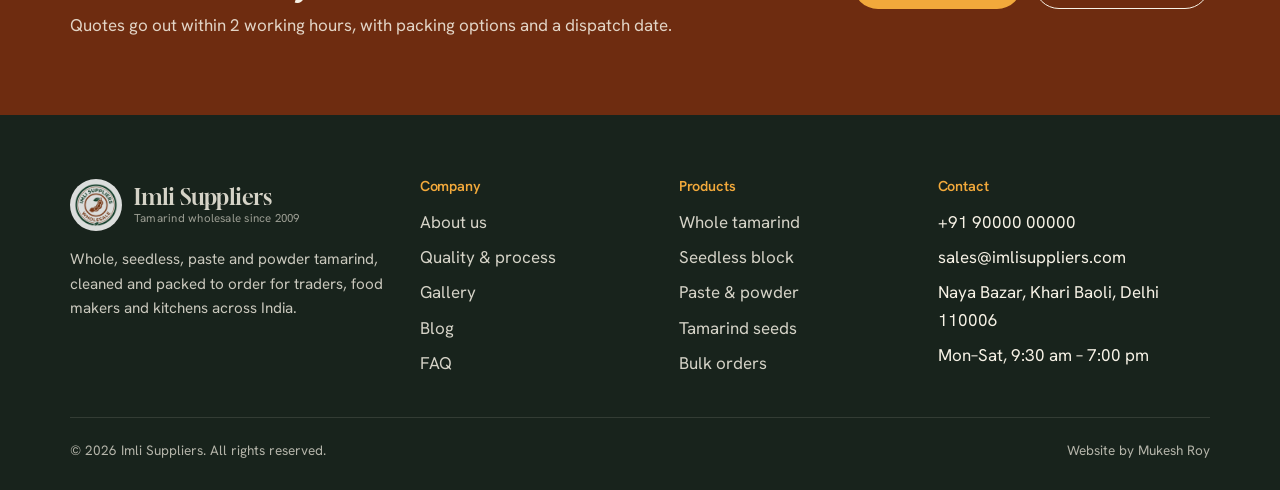
<file: imli-suppliers-website/imli-suppliers/faq.html>
<!doctype html>
<html lang="en">
<head>
<meta charset="utf-8">
<meta name="viewport" content="width=device-width, initial-scale=1, viewport-fit=cover">
<title>Tamarind Buyer FAQ</title>
<meta name="description" content="Answers to common questions about ordering, quality, delivery and payment at Imli Suppliers.">
<meta property="og:title" content="Tamarind Buyer FAQ">
<meta property="og:description" content="Answers to common questions about ordering, quality, delivery and payment at Imli Suppliers.">
<meta property="og:type" content="website">
<meta property="og:url" content="https://imli-suppliers.vercel.app/faq">
<meta property="og:image" content="https://imli-suppliers.vercel.app/assets/img/og-image.jpg">
<meta name="twitter:card" content="summary_large_image">
<link rel="canonical" href="https://imli-suppliers.vercel.app/faq">
<link rel="icon" href="/assets/img/logo.png">
<link rel="apple-touch-icon" href="/assets/img/logo.png">
<link rel="preconnect" href="https://fonts.googleapis.com">
<link rel="preconnect" href="https://fonts.gstatic.com" crossorigin>
<link rel="stylesheet" href="https://fonts.googleapis.com/css2?family=Gloock&family=Hanken+Grotesk:wght@400;500;600;700&family=Tiro+Devanagari+Hindi&display=swap">
<link rel="stylesheet" href="assets/css/style.css">
</head>
<body>
<a class="skip" href="#main">Skip to content</a>
<div class="topbar"><div class="wrap"><span>Bulk tamarind supply across India · Min. order 500 kg</span><span>Call or WhatsApp +91 90000 00000</span></div></div>
<header class="site-head"><div class="wrap">
  <a class="brand" href="index.html" aria-label="Imli Suppliers home"><img class="logo" src="assets/img/logo.png" alt="" width="52" height="52"><span class="brand-name">Imli Suppliers<small>Tamarind wholesale since 2009</small></span></a>
  <nav class="nav" id="site-nav" aria-label="Main"><a href="index.html">Home</a><a href="about.html">About</a><a href="products.html">Products</a><a href="wholesale.html">Wholesale</a><a href="quality.html">Quality</a><a href="gallery.html">Gallery</a><a href="blog.html">Blog</a><a href="faq.html" aria-current="page">FAQ</a><a href="contact.html">Contact</a><a class="nav-quote" href="contact.html#quote">Get a quote</a></nav>
  <a class="btn btn--pulp head-cta" href="contact.html#quote">Get a quote</a>
  <button class="menu-btn" type="button" aria-expanded="false" aria-controls="site-nav">Menu</button>
</div></header>
<main id="main">
<section class="page-hero"><div class="wrap">
  <nav class="crumbs" aria-label="Breadcrumb"><a href="index.html">Home</a><span aria-hidden="true">/</span><span>FAQ</span></nav>
  <h1>Questions buyers ask us most</h1><p class="lede">Can’t find your answer here? Call or WhatsApp us and a person will reply.</p>
</div><span class="ghost" aria-hidden="true">इमली</span></section>
<section class="section" style="padding-top:clamp(28px,4vw,52px)"><div class="wrap"><div class="faq-group"><h2>Ordering</h2><div><details class="qa"><summary>What is your minimum order?</summary><div class="ans"><p>500 kg for seeded and seedless tamarind, 1,000 kg for whole pods, and 200 kg for paste and powder.</p></div></details><details class="qa"><summary>Can I get a sample first?</summary><div class="ans"><p>Yes. First-time buyers get 1 kg from the exact batch by courier. The sample cost is adjusted in your first order.</p></div></details><details class="qa"><summary>How quickly will I get a rate?</summary><div class="ans"><p>Within 2 working hours of your enquiry, in writing. The rate is held for 7 days.</p></div></details></div></div><div class="faq-group"><h2>Quality</h2><div><details class="qa"><summary>How much seed is left in seedless tamarind?</summary><div class="ans"><p>Under 1% in our Standard grade and under 0.5% in Premium. Each batch slip records the measured figure.</p></div></details><details class="qa"><summary>What is the shelf life?</summary><div class="ans"><p>12 months for blocks and paste, 18 months for powder, when stored dry and below 30 °C.</p></div></details><details class="qa"><summary>Do you add colour or preservatives?</summary><div class="ans"><p>No. Our blocks are pure tamarind pulp. Paste contains only tamarind and water unless you ask for a custom recipe.</p></div></details></div></div><div class="faq-group"><h2>Delivery &amp; payment</h2><div><details class="qa"><summary>Do you deliver outside Delhi?</summary><div class="ans"><p>Yes, anywhere in India by road. Freight is charged at actual cost, or you can collect from our godown.</p></div></details><details class="qa"><summary>What are the payment terms?</summary><div class="ans"><p>30% advance to book the batch and the balance before dispatch. Regular buyers can apply for credit after 3 orders.</p></div></details><details class="qa"><summary>Will I get a GST invoice?</summary><div class="ans"><p>Every order ships with a GST invoice, an e-way bill and a batch slip.</p></div></details></div></div></div></section>
<section class="cta-band"><div class="wrap">
  <div><h2>Tell us the quantity. We’ll send today’s rate.</h2><p>Quotes go out within 2 working hours, with packing options and a dispatch date.</p></div>
  <div class="btn-row"><a class="btn btn--jag" href="contact.html#quote">Request a quote</a><a class="btn btn--light" href="https://wa.me/919000000000" target="_blank" rel="noopener"><svg viewBox="0 0 24 24" fill="currentColor" aria-hidden="true"><path d="M12 2a10 10 0 0 0-8.6 15.1L2 22l5-1.3A10 10 0 1 0 12 2zm0 18.2a8.2 8.2 0 0 1-4.2-1.2l-.3-.2-3 .8.8-2.9-.2-.3A8.2 8.2 0 1 1 12 20.2zm4.5-6.1c-.2-.1-1.5-.7-1.7-.8s-.4-.1-.6.1-.7.8-.8 1-.3.2-.5.1a6.7 6.7 0 0 1-3.3-2.9c-.2-.4.2-.4.7-1.3.1-.2 0-.3 0-.4l-.8-1.8c-.2-.5-.4-.4-.6-.4h-.5a1 1 0 0 0-.7.3 3 3 0 0 0-.9 2.2 5.2 5.2 0 0 0 1.1 2.7 11.9 11.9 0 0 0 4.6 4c1.7.7 2.3.8 3.2.7a2.7 2.7 0 0 0 1.8-1.3 2.2 2.2 0 0 0 .2-1.3c-.1-.1-.2-.2-.5-.3z"/></svg> WhatsApp us</a></div>
</div></section></main>
<footer class="site-foot"><div class="wrap">
  <div class="foot-grid">
    <div style="display:grid;gap:16px;align-content:start">
      <a class="brand" href="index.html"><img class="logo" src="assets/img/logo.png" alt="" width="52" height="52"><span class="brand-name">Imli Suppliers<small>Tamarind wholesale since 2009</small></span></a>
      <p>Whole, seedless, paste and powder tamarind, cleaned and packed to order for traders, food makers and kitchens across India.</p>
    </div>
    <div><h4>Company</h4><ul><li><a href="about.html">About us</a></li><li><a href="quality.html">Quality &amp; process</a></li><li><a href="gallery.html">Gallery</a></li><li><a href="blog.html">Blog</a></li><li><a href="faq.html">FAQ</a></li></ul></div>
    <div><h4>Products</h4><ul><li><a href="products.html">Whole tamarind</a></li><li><a href="product.html">Seedless block</a></li><li><a href="products.html">Paste &amp; powder</a></li><li><a href="products.html">Tamarind seeds</a></li><li><a href="wholesale.html">Bulk orders</a></li></ul></div>
    <div><h4>Contact</h4><ul><li>+91 90000 00000</li><li>sales@imlisuppliers.com</li><li>Naya Bazar, Khari Baoli, Delhi 110006</li><li>Mon–Sat, 9:30 am – 7:00 pm</li></ul></div>
  </div>
  <div class="foot-base"><span>© <span data-year>2026</span> Imli Suppliers. All rights reserved.</span><span>Website by Mukesh Roy</span></div>
</div></footer>
<a class="wa-float" href="https://wa.me/919000000000" target="_blank" rel="noopener" aria-label="Chat on WhatsApp"><svg viewBox="0 0 24 24" fill="currentColor" aria-hidden="true"><path d="M12 2a10 10 0 0 0-8.6 15.1L2 22l5-1.3A10 10 0 1 0 12 2zm0 18.2a8.2 8.2 0 0 1-4.2-1.2l-.3-.2-3 .8.8-2.9-.2-.3A8.2 8.2 0 1 1 12 20.2zm4.5-6.1c-.2-.1-1.5-.7-1.7-.8s-.4-.1-.6.1-.7.8-.8 1-.3.2-.5.1a6.7 6.7 0 0 1-3.3-2.9c-.2-.4.2-.4.7-1.3.1-.2 0-.3 0-.4l-.8-1.8c-.2-.5-.4-.4-.6-.4h-.5a1 1 0 0 0-.7.3 3 3 0 0 0-.9 2.2 5.2 5.2 0 0 0 1.1 2.7 11.9 11.9 0 0 0 4.6 4c1.7.7 2.3.8 3.2.7a2.7 2.7 0 0 0 1.8-1.3 2.2 2.2 0 0 0 .2-1.3c-.1-.1-.2-.2-.5-.3z"/></svg></a>
<script src="assets/js/main.js"></script>
</body>
</html>
</file>
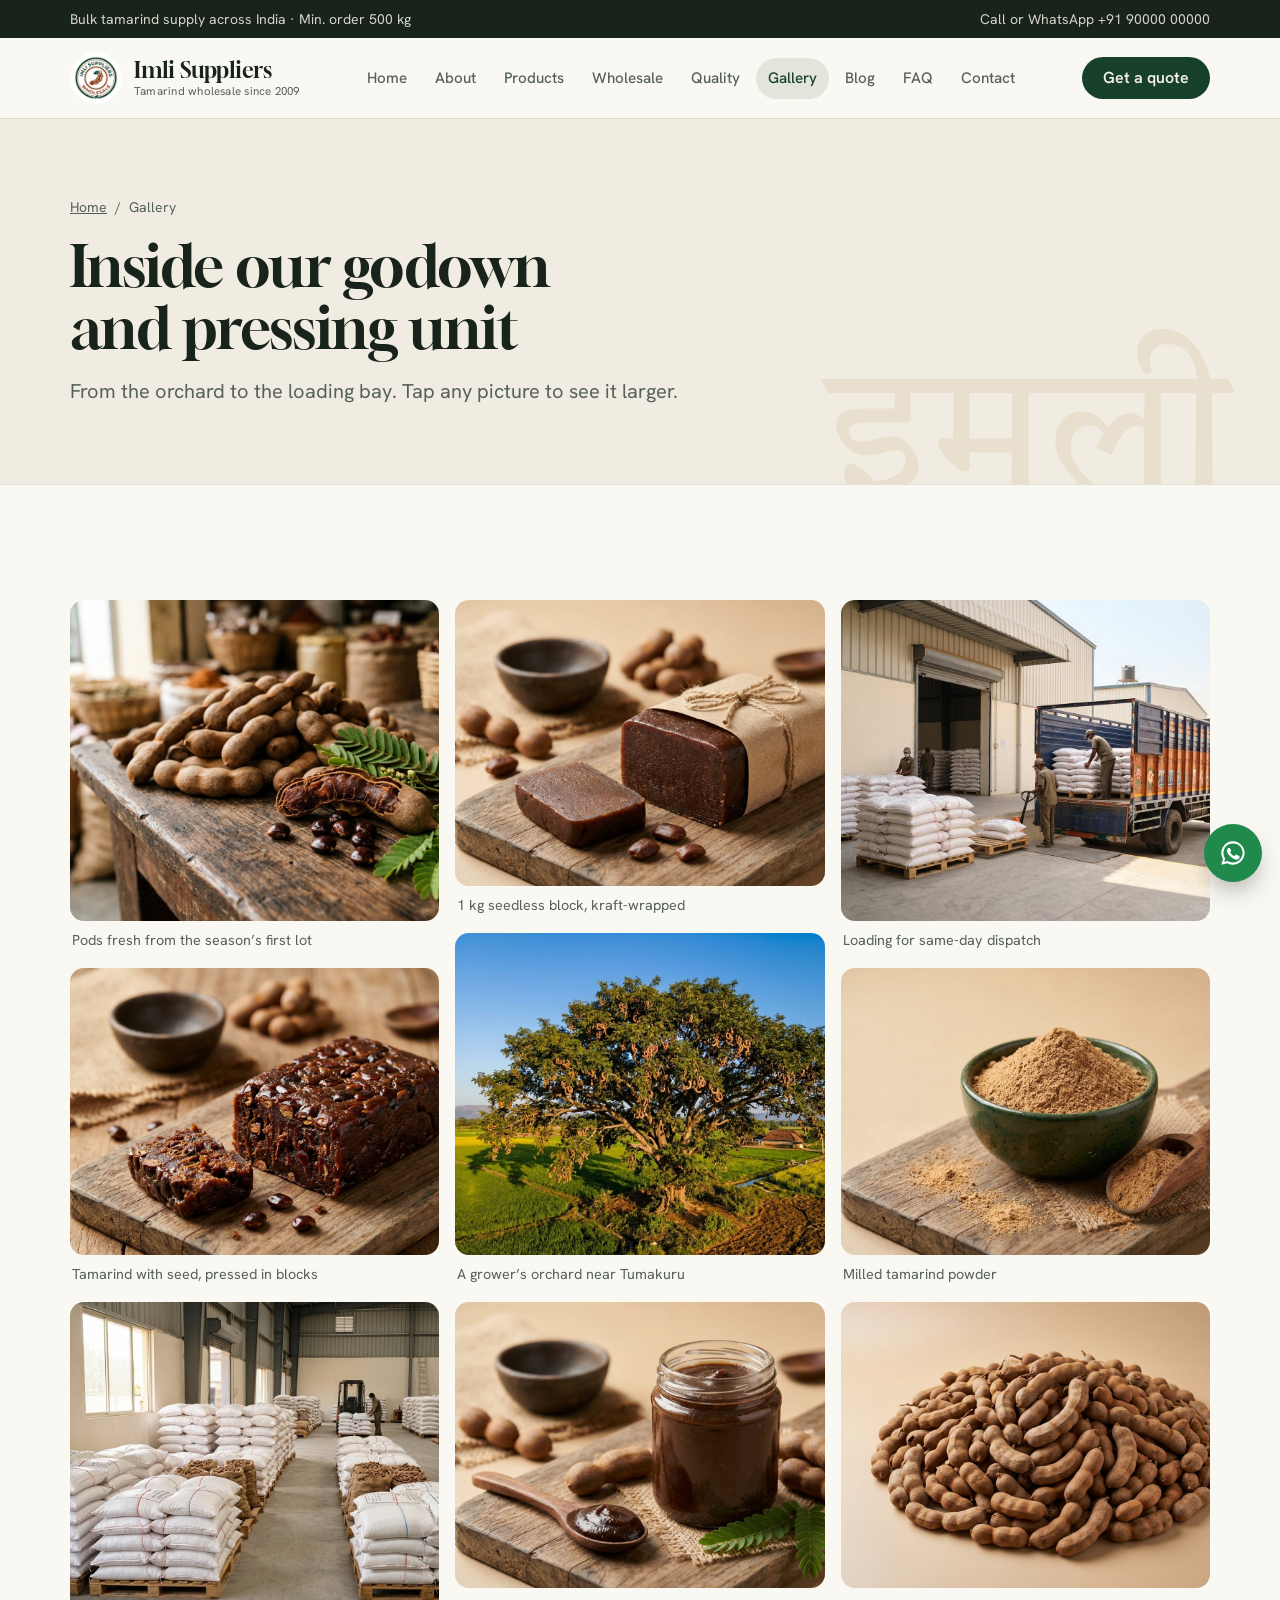
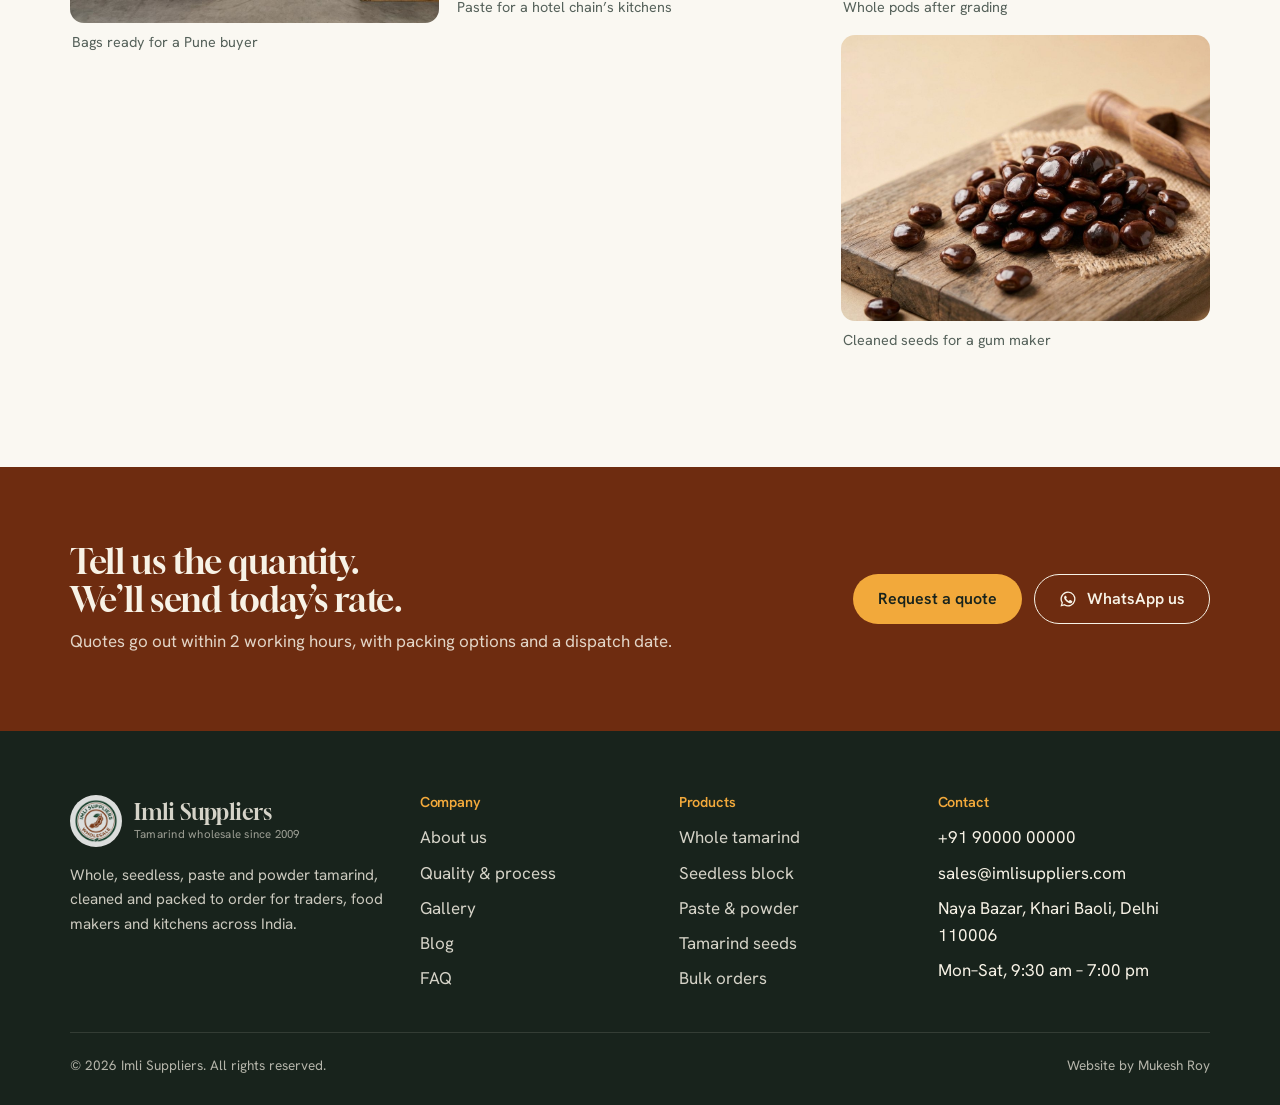
<file: imli-suppliers-website/imli-suppliers/gallery.html>
<!doctype html>
<html lang="en">
<head>
<meta charset="utf-8">
<meta name="viewport" content="width=device-width, initial-scale=1, viewport-fit=cover">
<title>Imli Suppliers Gallery</title>
<meta name="description" content="Photos from Imli Suppliers: sourcing, sorting, pressing, packing and dispatch.">
<meta property="og:title" content="Imli Suppliers Gallery">
<meta property="og:description" content="Photos from Imli Suppliers: sourcing, sorting, pressing, packing and dispatch.">
<meta property="og:type" content="website">
<meta property="og:url" content="https://imli-suppliers.vercel.app/gallery">
<meta property="og:image" content="https://imli-suppliers.vercel.app/assets/img/og-image.jpg">
<meta name="twitter:card" content="summary_large_image">
<link rel="canonical" href="https://imli-suppliers.vercel.app/gallery">
<link rel="icon" href="/assets/img/logo.png">
<link rel="apple-touch-icon" href="/assets/img/logo.png">
<link rel="preconnect" href="https://fonts.googleapis.com">
<link rel="preconnect" href="https://fonts.gstatic.com" crossorigin>
<link rel="stylesheet" href="https://fonts.googleapis.com/css2?family=Gloock&family=Hanken+Grotesk:wght@400;500;600;700&family=Tiro+Devanagari+Hindi&display=swap">
<link rel="stylesheet" href="assets/css/style.css">
</head>
<body>
<a class="skip" href="#main">Skip to content</a>
<div class="topbar"><div class="wrap"><span>Bulk tamarind supply across India · Min. order 500 kg</span><span>Call or WhatsApp +91 90000 00000</span></div></div>
<header class="site-head"><div class="wrap">
  <a class="brand" href="index.html" aria-label="Imli Suppliers home"><img class="logo" src="assets/img/logo.png" alt="" width="52" height="52"><span class="brand-name">Imli Suppliers<small>Tamarind wholesale since 2009</small></span></a>
  <nav class="nav" id="site-nav" aria-label="Main"><a href="index.html">Home</a><a href="about.html">About</a><a href="products.html">Products</a><a href="wholesale.html">Wholesale</a><a href="quality.html">Quality</a><a href="gallery.html" aria-current="page">Gallery</a><a href="blog.html">Blog</a><a href="faq.html">FAQ</a><a href="contact.html">Contact</a><a class="nav-quote" href="contact.html#quote">Get a quote</a></nav>
  <a class="btn btn--pulp head-cta" href="contact.html#quote">Get a quote</a>
  <button class="menu-btn" type="button" aria-expanded="false" aria-controls="site-nav">Menu</button>
</div></header>
<main id="main">
<section class="page-hero"><div class="wrap">
  <nav class="crumbs" aria-label="Breadcrumb"><a href="index.html">Home</a><span aria-hidden="true">/</span><span>Gallery</span></nav>
  <h1>Inside our godown and pressing unit</h1><p class="lede">From the orchard to the loading bay. Tap any picture to see it larger.</p>
</div><span class="ghost" aria-hidden="true">इमली</span></section>
<section class="section"><div class="wrap"><div class="gallery"><button type="button"><figure style="margin:0"><img src="assets/img/hero-pods.jpg" alt="Pods fresh from the season’s first lot"><figcaption>Pods fresh from the season’s first lot</figcaption></figure></button><button type="button"><figure style="margin:0"><img src="assets/img/seeded-block.jpg" alt="Tamarind with seed, pressed in blocks"><figcaption>Tamarind with seed, pressed in blocks</figcaption></figure></button><button type="button"><figure style="margin:0"><img src="assets/img/wholesale-sacks.jpg" alt="Bags ready for a Pune buyer"><figcaption>Bags ready for a Pune buyer</figcaption></figure></button><button type="button"><figure style="margin:0"><img src="assets/img/seedless-block.jpg" alt="1 kg seedless block, kraft-wrapped"><figcaption>1 kg seedless block, kraft-wrapped</figcaption></figure></button><button type="button"><figure style="margin:0"><img src="assets/img/tamarind-tree.jpg" alt="A grower’s orchard near Tumakuru"><figcaption>A grower’s orchard near Tumakuru</figcaption></figure></button><button type="button"><figure style="margin:0"><img src="assets/img/paste-jar.jpg" alt="Paste for a hotel chain’s kitchens"><figcaption>Paste for a hotel chain’s kitchens</figcaption></figure></button><button type="button"><figure style="margin:0"><img src="assets/img/dispatch-truck.jpg" alt="Loading for same-day dispatch"><figcaption>Loading for same-day dispatch</figcaption></figure></button><button type="button"><figure style="margin:0"><img src="assets/img/powder-bowl.jpg" alt="Milled tamarind powder"><figcaption>Milled tamarind powder</figcaption></figure></button><button type="button"><figure style="margin:0"><img src="assets/img/whole-tamarind.jpg" alt="Whole pods after grading"><figcaption>Whole pods after grading</figcaption></figure></button><button type="button"><figure style="margin:0"><img src="assets/img/tamarind-seeds.jpg" alt="Cleaned seeds for a gum maker"><figcaption>Cleaned seeds for a gum maker</figcaption></figure></button></div></div></section>
<section class="cta-band"><div class="wrap">
  <div><h2>Tell us the quantity. We’ll send today’s rate.</h2><p>Quotes go out within 2 working hours, with packing options and a dispatch date.</p></div>
  <div class="btn-row"><a class="btn btn--jag" href="contact.html#quote">Request a quote</a><a class="btn btn--light" href="https://wa.me/919000000000" target="_blank" rel="noopener"><svg viewBox="0 0 24 24" fill="currentColor" aria-hidden="true"><path d="M12 2a10 10 0 0 0-8.6 15.1L2 22l5-1.3A10 10 0 1 0 12 2zm0 18.2a8.2 8.2 0 0 1-4.2-1.2l-.3-.2-3 .8.8-2.9-.2-.3A8.2 8.2 0 1 1 12 20.2zm4.5-6.1c-.2-.1-1.5-.7-1.7-.8s-.4-.1-.6.1-.7.8-.8 1-.3.2-.5.1a6.7 6.7 0 0 1-3.3-2.9c-.2-.4.2-.4.7-1.3.1-.2 0-.3 0-.4l-.8-1.8c-.2-.5-.4-.4-.6-.4h-.5a1 1 0 0 0-.7.3 3 3 0 0 0-.9 2.2 5.2 5.2 0 0 0 1.1 2.7 11.9 11.9 0 0 0 4.6 4c1.7.7 2.3.8 3.2.7a2.7 2.7 0 0 0 1.8-1.3 2.2 2.2 0 0 0 .2-1.3c-.1-.1-.2-.2-.5-.3z"/></svg> WhatsApp us</a></div>
</div></section></main>
<footer class="site-foot"><div class="wrap">
  <div class="foot-grid">
    <div style="display:grid;gap:16px;align-content:start">
      <a class="brand" href="index.html"><img class="logo" src="assets/img/logo.png" alt="" width="52" height="52"><span class="brand-name">Imli Suppliers<small>Tamarind wholesale since 2009</small></span></a>
      <p>Whole, seedless, paste and powder tamarind, cleaned and packed to order for traders, food makers and kitchens across India.</p>
    </div>
    <div><h4>Company</h4><ul><li><a href="about.html">About us</a></li><li><a href="quality.html">Quality &amp; process</a></li><li><a href="gallery.html">Gallery</a></li><li><a href="blog.html">Blog</a></li><li><a href="faq.html">FAQ</a></li></ul></div>
    <div><h4>Products</h4><ul><li><a href="products.html">Whole tamarind</a></li><li><a href="product.html">Seedless block</a></li><li><a href="products.html">Paste &amp; powder</a></li><li><a href="products.html">Tamarind seeds</a></li><li><a href="wholesale.html">Bulk orders</a></li></ul></div>
    <div><h4>Contact</h4><ul><li>+91 90000 00000</li><li>sales@imlisuppliers.com</li><li>Naya Bazar, Khari Baoli, Delhi 110006</li><li>Mon–Sat, 9:30 am – 7:00 pm</li></ul></div>
  </div>
  <div class="foot-base"><span>© <span data-year>2026</span> Imli Suppliers. All rights reserved.</span><span>Website by Mukesh Roy</span></div>
</div></footer>
<a class="wa-float" href="https://wa.me/919000000000" target="_blank" rel="noopener" aria-label="Chat on WhatsApp"><svg viewBox="0 0 24 24" fill="currentColor" aria-hidden="true"><path d="M12 2a10 10 0 0 0-8.6 15.1L2 22l5-1.3A10 10 0 1 0 12 2zm0 18.2a8.2 8.2 0 0 1-4.2-1.2l-.3-.2-3 .8.8-2.9-.2-.3A8.2 8.2 0 1 1 12 20.2zm4.5-6.1c-.2-.1-1.5-.7-1.7-.8s-.4-.1-.6.1-.7.8-.8 1-.3.2-.5.1a6.7 6.7 0 0 1-3.3-2.9c-.2-.4.2-.4.7-1.3.1-.2 0-.3 0-.4l-.8-1.8c-.2-.5-.4-.4-.6-.4h-.5a1 1 0 0 0-.7.3 3 3 0 0 0-.9 2.2 5.2 5.2 0 0 0 1.1 2.7 11.9 11.9 0 0 0 4.6 4c1.7.7 2.3.8 3.2.7a2.7 2.7 0 0 0 1.8-1.3 2.2 2.2 0 0 0 .2-1.3c-.1-.1-.2-.2-.5-.3z"/></svg></a>
<script src="assets/js/main.js"></script>
</body>
</html>
</file>
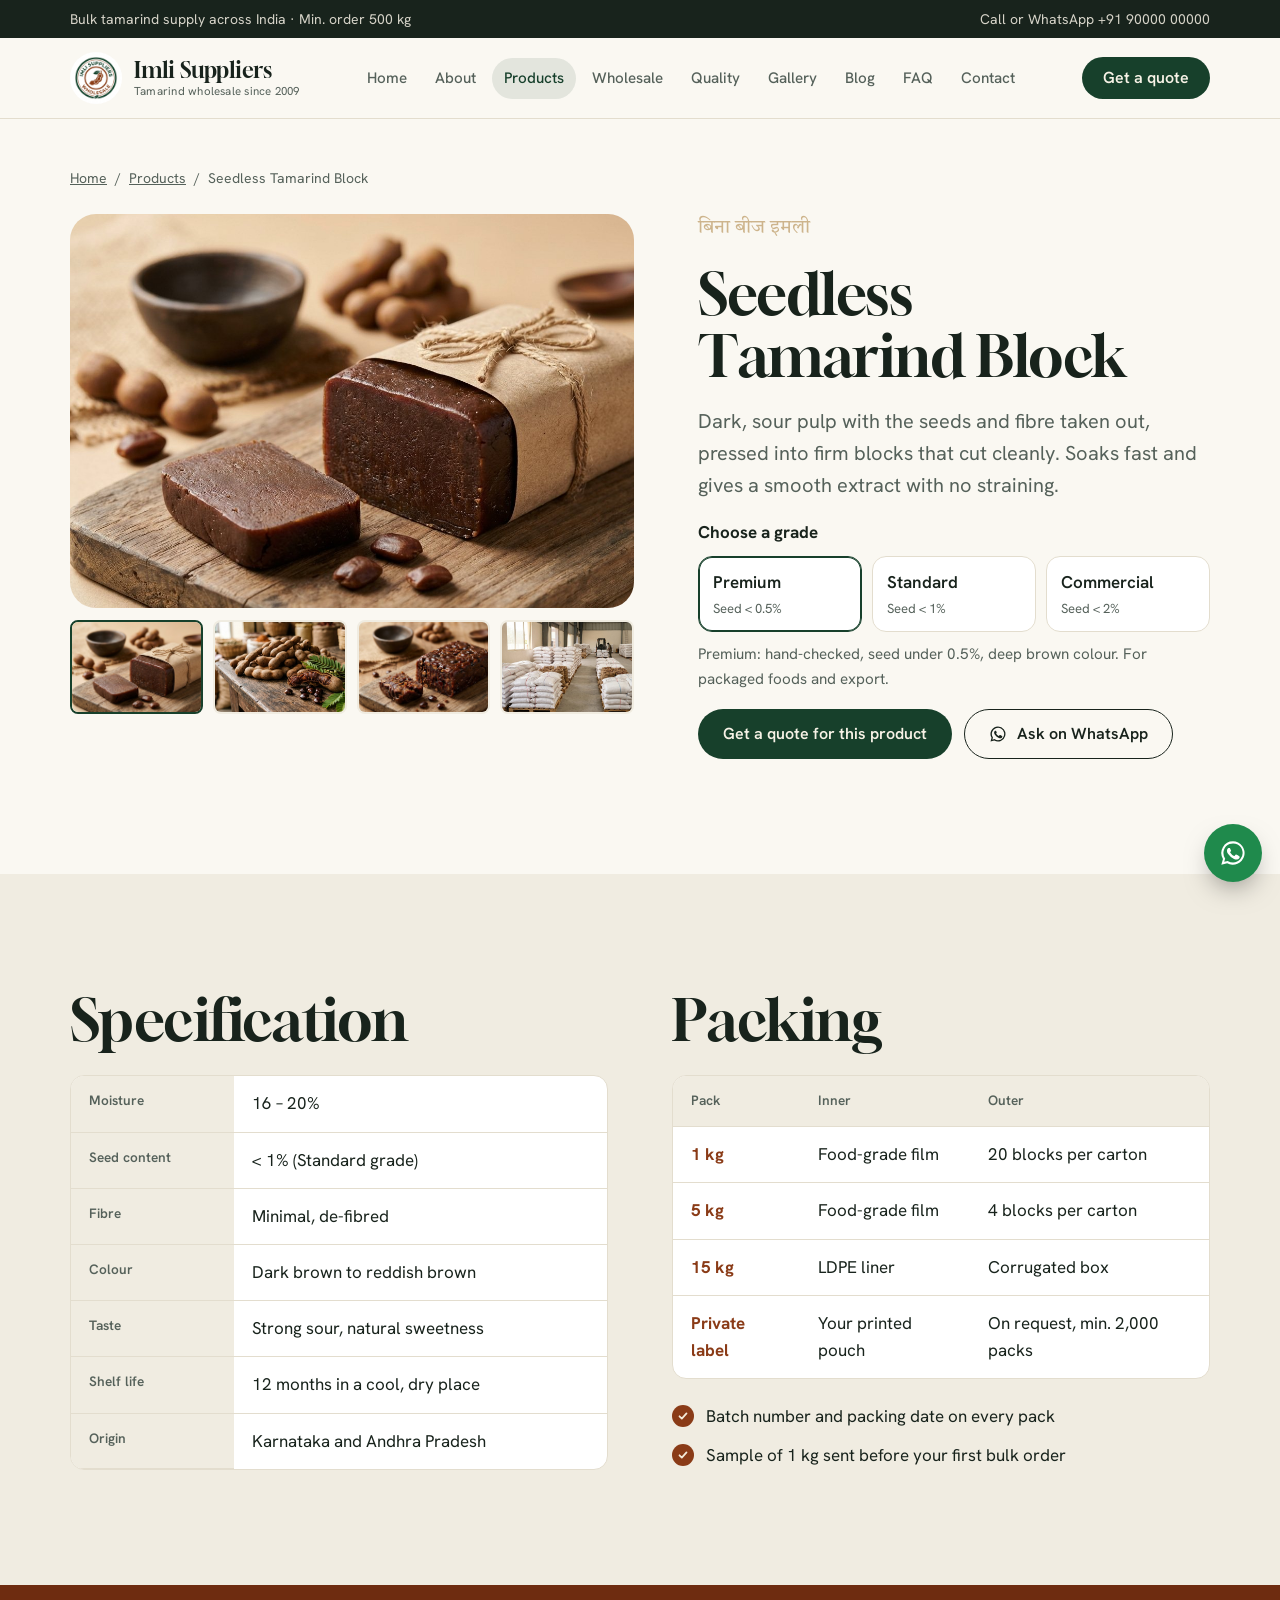
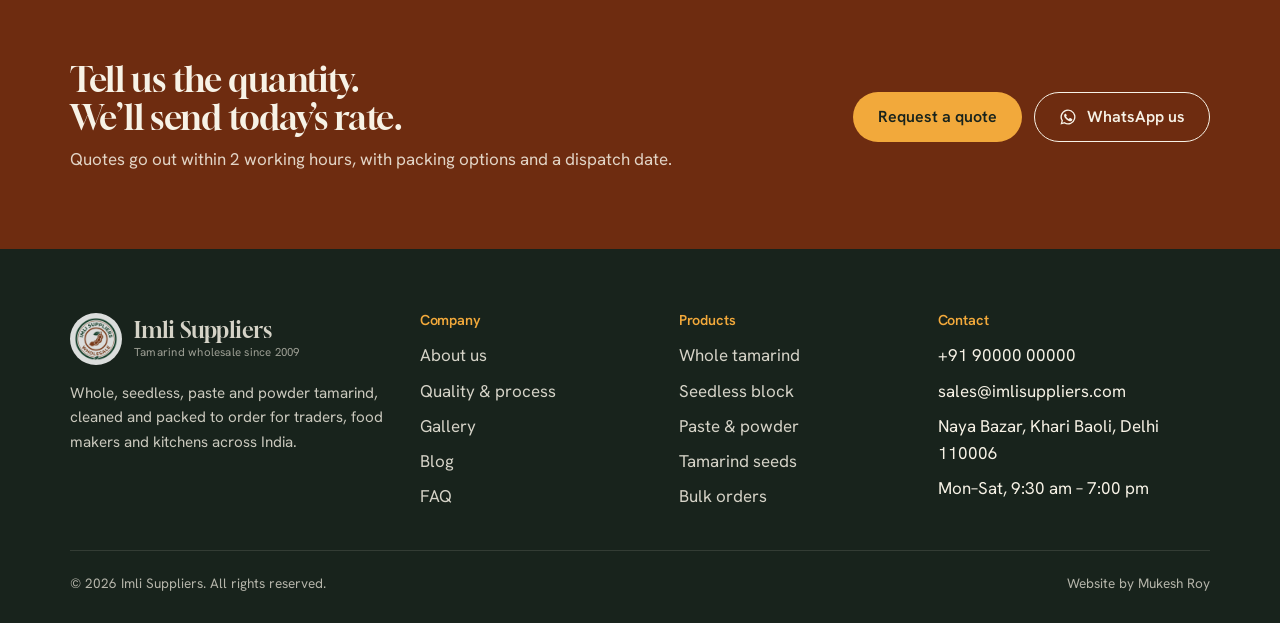
<file: imli-suppliers-website/imli-suppliers/product.html>
<!doctype html>
<html lang="en">
<head>
<meta charset="utf-8">
<meta name="viewport" content="width=device-width, initial-scale=1, viewport-fit=cover">
<title>Seedless Tamarind Block</title>
<meta name="description" content="Seedless tamarind block: de-seeded, de-fibred pulp in 1, 5 and 15 kg packs. Specifications and bulk quote.">
<meta property="og:title" content="Seedless Tamarind Block">
<meta property="og:description" content="Seedless tamarind block: de-seeded, de-fibred pulp in 1, 5 and 15 kg packs. Specifications and bulk quote.">
<meta property="og:type" content="website">
<meta property="og:url" content="https://imli-suppliers.vercel.app/product">
<meta property="og:image" content="https://imli-suppliers.vercel.app/assets/img/og-image.jpg">
<meta name="twitter:card" content="summary_large_image">
<link rel="canonical" href="https://imli-suppliers.vercel.app/product">
<link rel="icon" href="/assets/img/logo.png">
<link rel="apple-touch-icon" href="/assets/img/logo.png">
<link rel="preconnect" href="https://fonts.googleapis.com">
<link rel="preconnect" href="https://fonts.gstatic.com" crossorigin>
<link rel="stylesheet" href="https://fonts.googleapis.com/css2?family=Gloock&family=Hanken+Grotesk:wght@400;500;600;700&family=Tiro+Devanagari+Hindi&display=swap">
<link rel="stylesheet" href="assets/css/style.css">
</head>
<body>
<a class="skip" href="#main">Skip to content</a>
<div class="topbar"><div class="wrap"><span>Bulk tamarind supply across India · Min. order 500 kg</span><span>Call or WhatsApp +91 90000 00000</span></div></div>
<header class="site-head"><div class="wrap">
  <a class="brand" href="index.html" aria-label="Imli Suppliers home"><img class="logo" src="assets/img/logo.png" alt="" width="52" height="52"><span class="brand-name">Imli Suppliers<small>Tamarind wholesale since 2009</small></span></a>
  <nav class="nav" id="site-nav" aria-label="Main"><a href="index.html">Home</a><a href="about.html">About</a><a href="products.html" aria-current="page">Products</a><a href="wholesale.html">Wholesale</a><a href="quality.html">Quality</a><a href="gallery.html">Gallery</a><a href="blog.html">Blog</a><a href="faq.html">FAQ</a><a href="contact.html">Contact</a><a class="nav-quote" href="contact.html#quote">Get a quote</a></nav>
  <a class="btn btn--pulp head-cta" href="contact.html#quote">Get a quote</a>
  <button class="menu-btn" type="button" aria-expanded="false" aria-controls="site-nav">Menu</button>
</div></header>
<main id="main">
<section class="section" style="padding-top:clamp(28px,4vw,48px)"><div class="wrap">
  <nav class="crumbs" aria-label="Breadcrumb" style="margin-bottom:24px"><a href="index.html">Home</a><span aria-hidden="true">/</span><a href="products.html">Products</a><span aria-hidden="true">/</span><span>Seedless Tamarind Block</span></nav>
  <div class="pd">
    <div>
      <div class="pd-main"><img src="assets/img/seedless-block.jpg" alt="Seedless tamarind block with kraft wrap" width="1094" height="848"></div>
      <div class="thumbs">
        <button type="button" aria-pressed="true" aria-label="Block"><img src="assets/img/seedless-block.jpg" alt="Seedless tamarind block with kraft wrap"></button>
        <button type="button" aria-pressed="false" aria-label="Opened pod"><img src="assets/img/hero-pods.jpg" alt="Opened tamarind pod showing the pulp"></button>
        <button type="button" aria-pressed="false" aria-label="With seed"><img src="assets/img/seeded-block.jpg" alt="Tamarind block with seeds"></button>
        <button type="button" aria-pressed="false" aria-label="Bags"><img src="assets/img/wholesale-sacks.jpg" alt="Packed bags ready for dispatch"></button>
      </div>
    </div>
    <div class="pd-info">
      <span class="hi" style="color:var(--pod);font-size:1.2rem">बिना बीज इमली</span>
      <h1>Seedless Tamarind Block</h1>
      <p class="lede">Dark, sour pulp with the seeds and fibre taken out, pressed into firm blocks that cut cleanly. Soaks fast and gives a smooth extract with no straining.</p>
      <div style="display:grid;gap:10px"><b>Choose a grade</b>
        <div class="grades">
          <button class="grade" type="button" aria-pressed="true" data-grade="Premium" data-note="Premium: hand-checked, seed under 0.5%, deep brown colour. For packaged foods and export."><b>Premium</b><span>Seed &lt; 0.5%</span></button>
          <button class="grade" type="button" aria-pressed="false" data-grade="Standard" data-note="Standard: seed under 1%, consistent sourness. The most ordered grade for hotels and caterers."><b>Standard</b><span>Seed &lt; 1%</span></button>
          <button class="grade" type="button" aria-pressed="false" data-grade="Commercial" data-note="Commercial: seed under 2%, slightly more fibre. Good value for large-batch cooking and processing."><b>Commercial</b><span>Seed &lt; 2%</span></button>
        </div>
        <p class="grade-note" aria-live="polite">Premium: hand-checked, seed under 0.5%, deep brown colour. For packaged foods and export.</p>
      </div>
      <div class="btn-row"><a class="btn btn--pulp" href="contact.html#quote">Get a quote for this product</a><a class="btn btn--line" href="https://wa.me/919000000000" target="_blank" rel="noopener"><svg viewBox="0 0 24 24" fill="currentColor" aria-hidden="true"><path d="M12 2a10 10 0 0 0-8.6 15.1L2 22l5-1.3A10 10 0 1 0 12 2zm0 18.2a8.2 8.2 0 0 1-4.2-1.2l-.3-.2-3 .8.8-2.9-.2-.3A8.2 8.2 0 1 1 12 20.2zm4.5-6.1c-.2-.1-1.5-.7-1.7-.8s-.4-.1-.6.1-.7.8-.8 1-.3.2-.5.1a6.7 6.7 0 0 1-3.3-2.9c-.2-.4.2-.4.7-1.3.1-.2 0-.3 0-.4l-.8-1.8c-.2-.5-.4-.4-.6-.4h-.5a1 1 0 0 0-.7.3 3 3 0 0 0-.9 2.2 5.2 5.2 0 0 0 1.1 2.7 11.9 11.9 0 0 0 4.6 4c1.7.7 2.3.8 3.2.7a2.7 2.7 0 0 0 1.8-1.3 2.2 2.2 0 0 0 .2-1.3c-.1-.1-.2-.2-.5-.3z"/></svg> Ask on WhatsApp</a></div>
    </div>
  </div>
</div></section>

<section class="section" style="background:var(--paper-2)"><div class="wrap split" style="align-items:start">
  <div><div class="sec-head" style="margin-bottom:24px"><h2>Specification</h2></div>
  <div class="table-wrap"><table>
    <tbody>
      <tr><th scope="row">Moisture</th><td>16 – 20%</td></tr>
      <tr><th scope="row">Seed content</th><td>&lt; 1% (Standard grade)</td></tr>
      <tr><th scope="row">Fibre</th><td>Minimal, de-fibred</td></tr>
      <tr><th scope="row">Colour</th><td>Dark brown to reddish brown</td></tr>
      <tr><th scope="row">Taste</th><td>Strong sour, natural sweetness</td></tr>
      <tr><th scope="row">Shelf life</th><td>12 months in a cool, dry place</td></tr>
      <tr><th scope="row">Origin</th><td>Karnataka and Andhra Pradesh</td></tr>
    </tbody></table></div></div>
  <div><div class="sec-head" style="margin-bottom:24px"><h2>Packing</h2></div>
  <div class="table-wrap"><table>
    <thead><tr><th>Pack</th><th>Inner</th><th>Outer</th></tr></thead>
    <tbody>
      <tr><td><b>1 kg</b></td><td>Food-grade film</td><td>20 blocks per carton</td></tr>
      <tr><td><b>5 kg</b></td><td>Food-grade film</td><td>4 blocks per carton</td></tr>
      <tr><td><b>15 kg</b></td><td>LDPE liner</td><td>Corrugated box</td></tr>
      <tr><td><b>Private label</b></td><td>Your printed pouch</td><td>On request, min. 2,000 packs</td></tr>
    </tbody></table></div>
  <ul class="checks" style="margin-top:24px"><li>Batch number and packing date on every pack</li><li>Sample of 1 kg sent before your first bulk order</li></ul></div>
</div></section>
<section class="cta-band"><div class="wrap">
  <div><h2>Tell us the quantity. We’ll send today’s rate.</h2><p>Quotes go out within 2 working hours, with packing options and a dispatch date.</p></div>
  <div class="btn-row"><a class="btn btn--jag" href="contact.html#quote">Request a quote</a><a class="btn btn--light" href="https://wa.me/919000000000" target="_blank" rel="noopener"><svg viewBox="0 0 24 24" fill="currentColor" aria-hidden="true"><path d="M12 2a10 10 0 0 0-8.6 15.1L2 22l5-1.3A10 10 0 1 0 12 2zm0 18.2a8.2 8.2 0 0 1-4.2-1.2l-.3-.2-3 .8.8-2.9-.2-.3A8.2 8.2 0 1 1 12 20.2zm4.5-6.1c-.2-.1-1.5-.7-1.7-.8s-.4-.1-.6.1-.7.8-.8 1-.3.2-.5.1a6.7 6.7 0 0 1-3.3-2.9c-.2-.4.2-.4.7-1.3.1-.2 0-.3 0-.4l-.8-1.8c-.2-.5-.4-.4-.6-.4h-.5a1 1 0 0 0-.7.3 3 3 0 0 0-.9 2.2 5.2 5.2 0 0 0 1.1 2.7 11.9 11.9 0 0 0 4.6 4c1.7.7 2.3.8 3.2.7a2.7 2.7 0 0 0 1.8-1.3 2.2 2.2 0 0 0 .2-1.3c-.1-.1-.2-.2-.5-.3z"/></svg> WhatsApp us</a></div>
</div></section></main>
<footer class="site-foot"><div class="wrap">
  <div class="foot-grid">
    <div style="display:grid;gap:16px;align-content:start">
      <a class="brand" href="index.html"><img class="logo" src="assets/img/logo.png" alt="" width="52" height="52"><span class="brand-name">Imli Suppliers<small>Tamarind wholesale since 2009</small></span></a>
      <p>Whole, seedless, paste and powder tamarind, cleaned and packed to order for traders, food makers and kitchens across India.</p>
    </div>
    <div><h4>Company</h4><ul><li><a href="about.html">About us</a></li><li><a href="quality.html">Quality &amp; process</a></li><li><a href="gallery.html">Gallery</a></li><li><a href="blog.html">Blog</a></li><li><a href="faq.html">FAQ</a></li></ul></div>
    <div><h4>Products</h4><ul><li><a href="products.html">Whole tamarind</a></li><li><a href="product.html">Seedless block</a></li><li><a href="products.html">Paste &amp; powder</a></li><li><a href="products.html">Tamarind seeds</a></li><li><a href="wholesale.html">Bulk orders</a></li></ul></div>
    <div><h4>Contact</h4><ul><li>+91 90000 00000</li><li>sales@imlisuppliers.com</li><li>Naya Bazar, Khari Baoli, Delhi 110006</li><li>Mon–Sat, 9:30 am – 7:00 pm</li></ul></div>
  </div>
  <div class="foot-base"><span>© <span data-year>2026</span> Imli Suppliers. All rights reserved.</span><span>Website by Mukesh Roy</span></div>
</div></footer>
<a class="wa-float" href="https://wa.me/919000000000" target="_blank" rel="noopener" aria-label="Chat on WhatsApp"><svg viewBox="0 0 24 24" fill="currentColor" aria-hidden="true"><path d="M12 2a10 10 0 0 0-8.6 15.1L2 22l5-1.3A10 10 0 1 0 12 2zm0 18.2a8.2 8.2 0 0 1-4.2-1.2l-.3-.2-3 .8.8-2.9-.2-.3A8.2 8.2 0 1 1 12 20.2zm4.5-6.1c-.2-.1-1.5-.7-1.7-.8s-.4-.1-.6.1-.7.8-.8 1-.3.2-.5.1a6.7 6.7 0 0 1-3.3-2.9c-.2-.4.2-.4.7-1.3.1-.2 0-.3 0-.4l-.8-1.8c-.2-.5-.4-.4-.6-.4h-.5a1 1 0 0 0-.7.3 3 3 0 0 0-.9 2.2 5.2 5.2 0 0 0 1.1 2.7 11.9 11.9 0 0 0 4.6 4c1.7.7 2.3.8 3.2.7a2.7 2.7 0 0 0 1.8-1.3 2.2 2.2 0 0 0 .2-1.3c-.1-.1-.2-.2-.5-.3z"/></svg></a>
<script src="assets/js/main.js"></script>
</body>
</html>
</file>
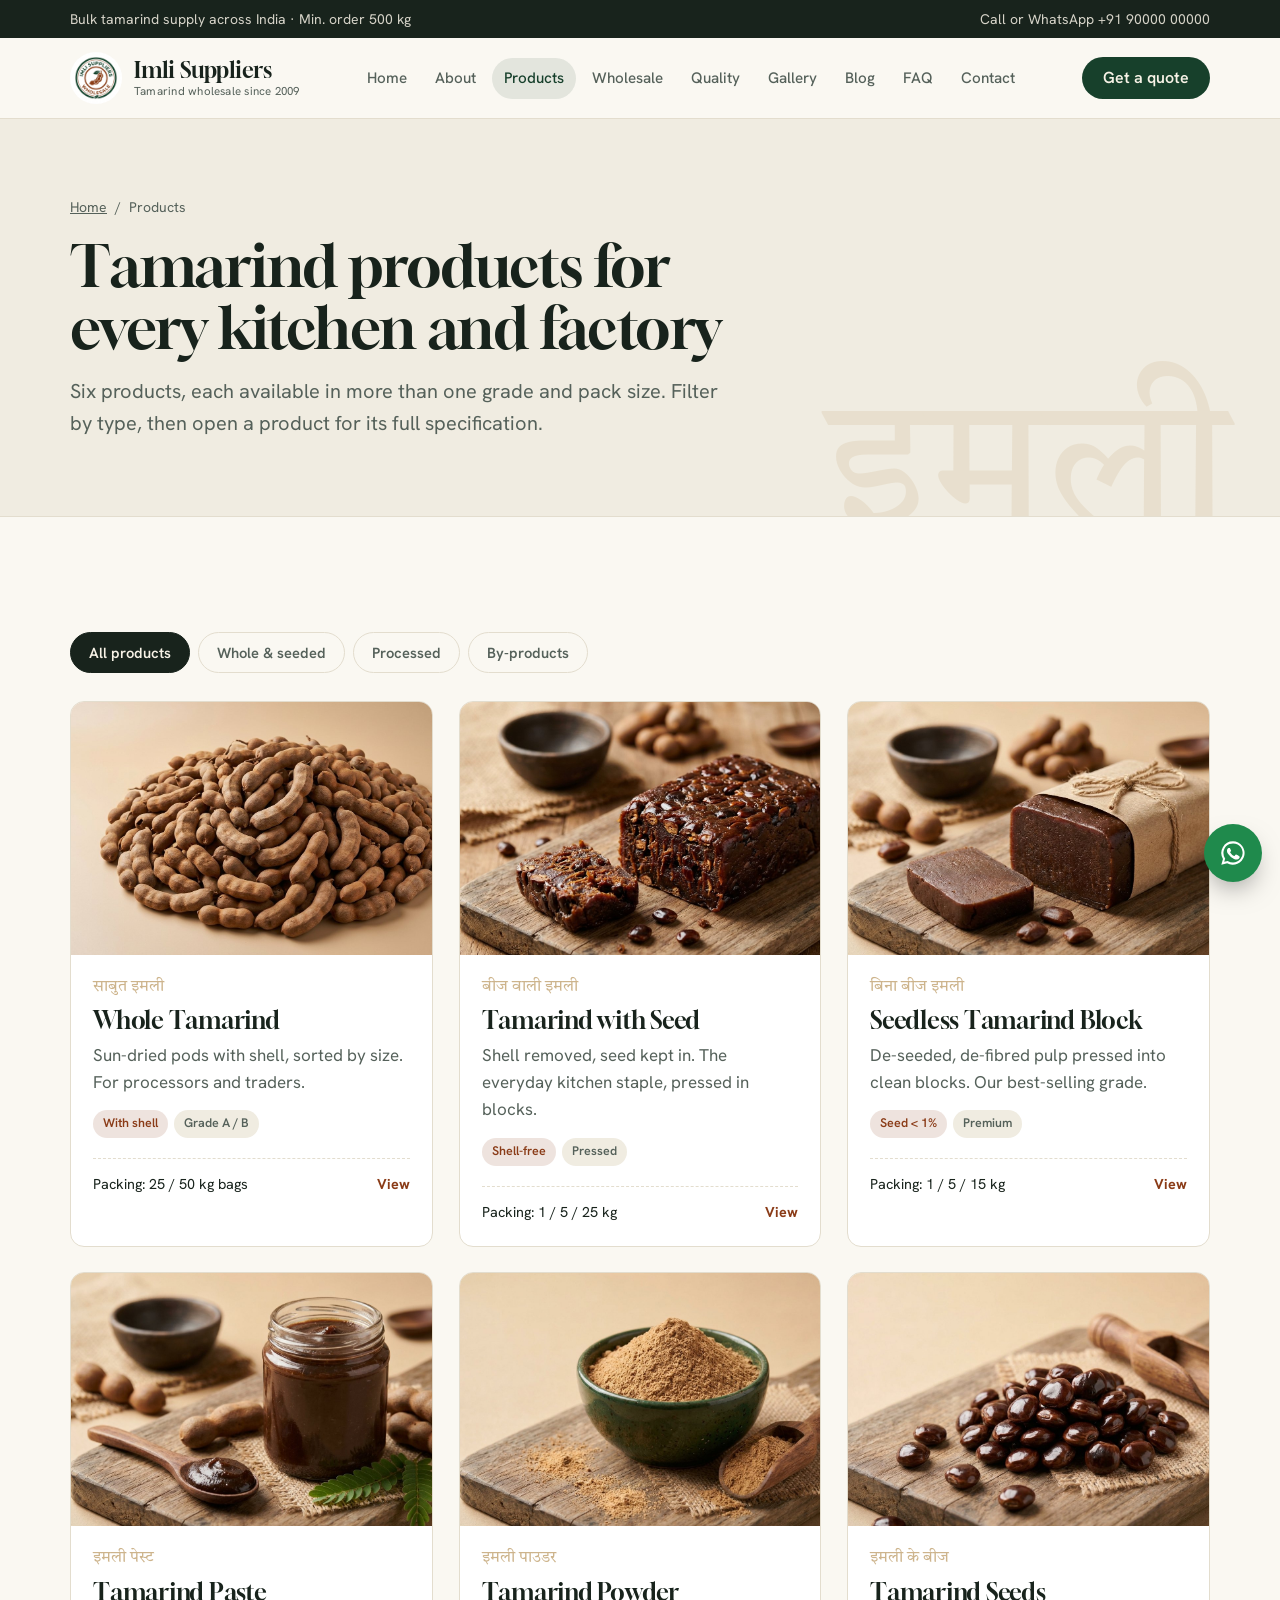
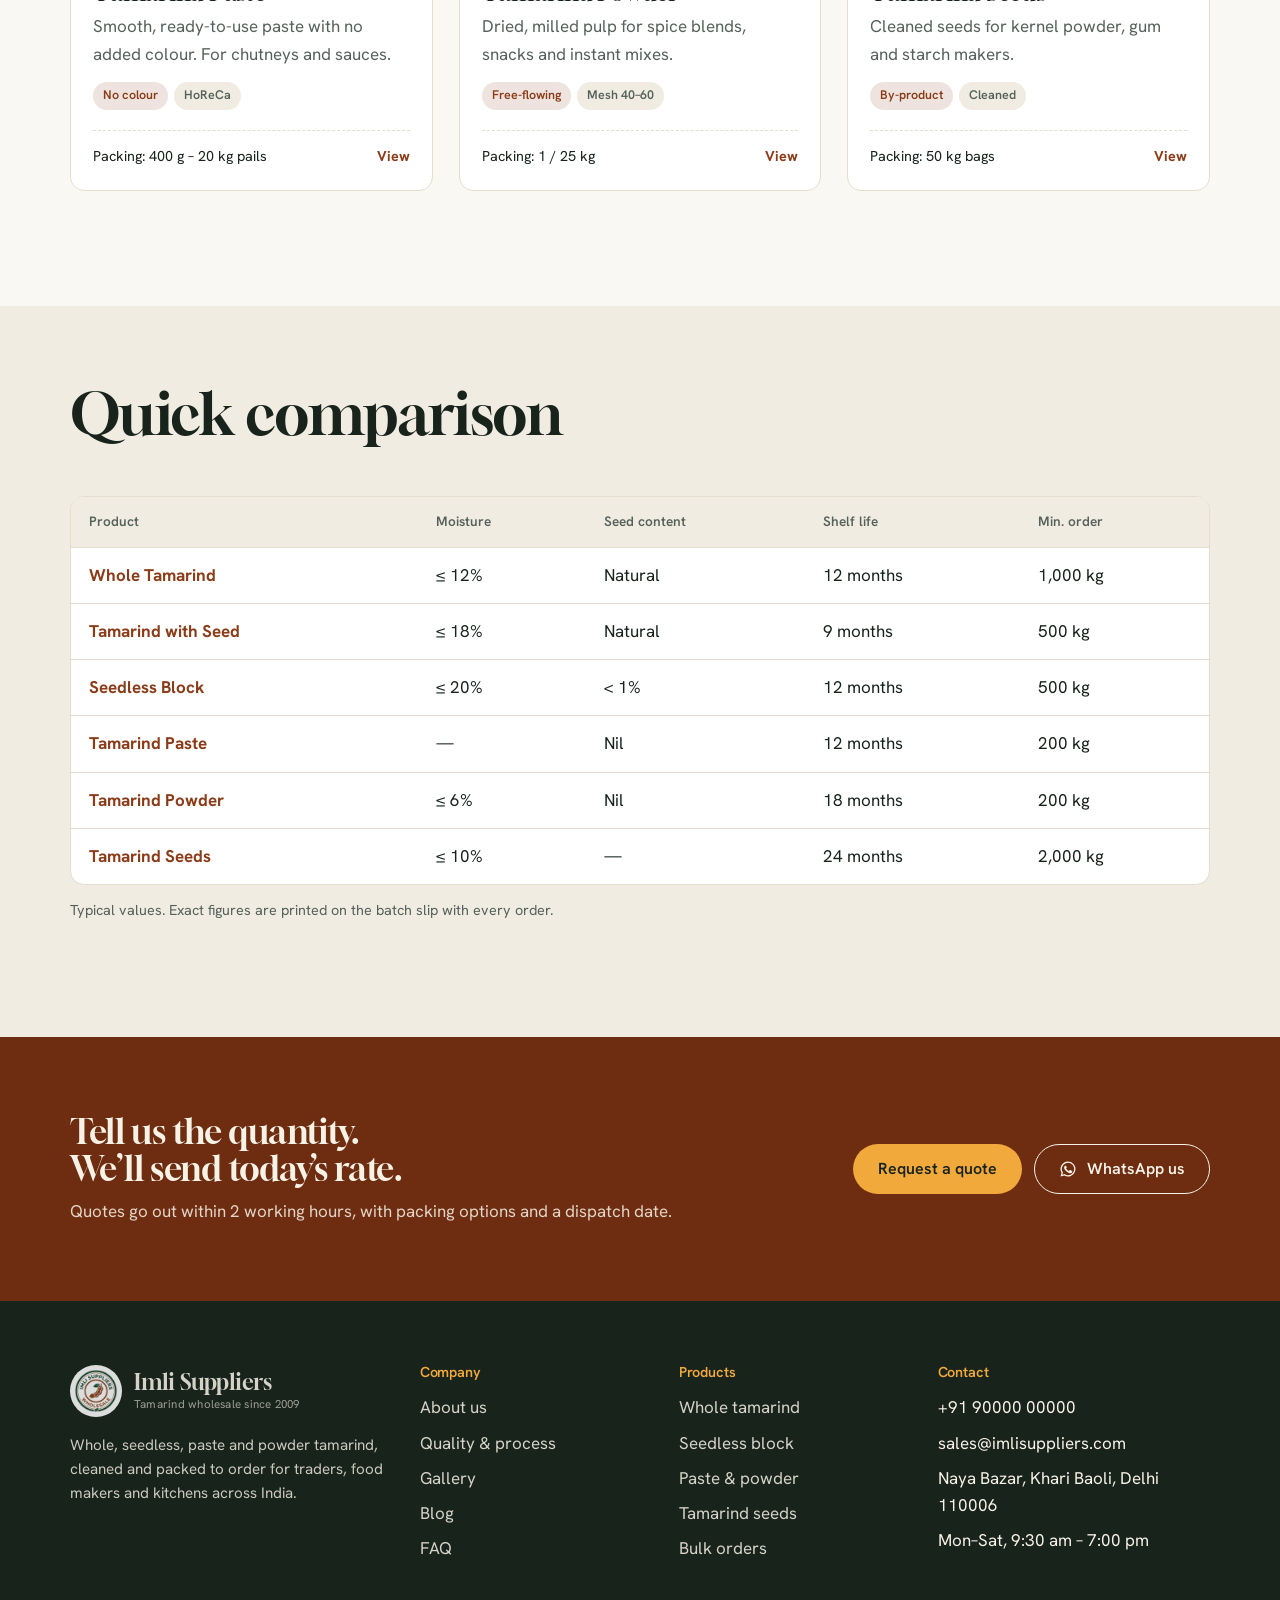
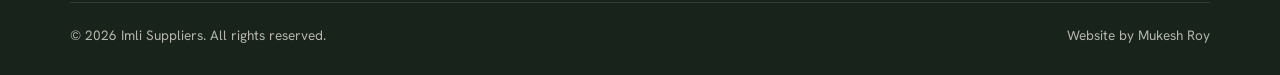
<file: imli-suppliers-website/imli-suppliers/products.html>
<!doctype html>
<html lang="en">
<head>
<meta charset="utf-8">
<meta name="viewport" content="width=device-width, initial-scale=1, viewport-fit=cover">
<title>Tamarind Products</title>
<meta name="description" content="Whole tamarind, seedless blocks, paste, powder and seeds from Imli Suppliers.">
<meta property="og:title" content="Tamarind Products">
<meta property="og:description" content="Whole tamarind, seedless blocks, paste, powder and seeds from Imli Suppliers.">
<meta property="og:type" content="website">
<meta property="og:url" content="https://imli-suppliers.vercel.app/products">
<meta property="og:image" content="https://imli-suppliers.vercel.app/assets/img/og-image.jpg">
<meta name="twitter:card" content="summary_large_image">
<link rel="canonical" href="https://imli-suppliers.vercel.app/products">
<link rel="icon" href="/assets/img/logo.png">
<link rel="apple-touch-icon" href="/assets/img/logo.png">
<link rel="preconnect" href="https://fonts.googleapis.com">
<link rel="preconnect" href="https://fonts.gstatic.com" crossorigin>
<link rel="stylesheet" href="https://fonts.googleapis.com/css2?family=Gloock&family=Hanken+Grotesk:wght@400;500;600;700&family=Tiro+Devanagari+Hindi&display=swap">
<link rel="stylesheet" href="assets/css/style.css">
</head>
<body>
<a class="skip" href="#main">Skip to content</a>
<div class="topbar"><div class="wrap"><span>Bulk tamarind supply across India · Min. order 500 kg</span><span>Call or WhatsApp +91 90000 00000</span></div></div>
<header class="site-head"><div class="wrap">
  <a class="brand" href="index.html" aria-label="Imli Suppliers home"><img class="logo" src="assets/img/logo.png" alt="" width="52" height="52"><span class="brand-name">Imli Suppliers<small>Tamarind wholesale since 2009</small></span></a>
  <nav class="nav" id="site-nav" aria-label="Main"><a href="index.html">Home</a><a href="about.html">About</a><a href="products.html" aria-current="page">Products</a><a href="wholesale.html">Wholesale</a><a href="quality.html">Quality</a><a href="gallery.html">Gallery</a><a href="blog.html">Blog</a><a href="faq.html">FAQ</a><a href="contact.html">Contact</a><a class="nav-quote" href="contact.html#quote">Get a quote</a></nav>
  <a class="btn btn--pulp head-cta" href="contact.html#quote">Get a quote</a>
  <button class="menu-btn" type="button" aria-expanded="false" aria-controls="site-nav">Menu</button>
</div></header>
<main id="main">
<section class="page-hero"><div class="wrap">
  <nav class="crumbs" aria-label="Breadcrumb"><a href="index.html">Home</a><span aria-hidden="true">/</span><span>Products</span></nav>
  <h1>Tamarind products for every kitchen and factory</h1><p class="lede">Six products, each available in more than one grade and pack size. Filter by type, then open a product for its full specification.</p>
</div><span class="ghost" aria-hidden="true">इमली</span></section>
<section class="section"><div class="wrap">
  <div class="filters" role="group" aria-label="Filter products">
    <button class="chip" type="button" data-filter="all" aria-pressed="true">All products</button>
    <button class="chip" type="button" data-filter="whole" aria-pressed="false">Whole &amp; seeded</button>
    <button class="chip" type="button" data-filter="processed" aria-pressed="false">Processed</button>
    <button class="chip" type="button" data-filter="byproduct" aria-pressed="false">By-products</button>
  </div>
  <div class="prod-grid"><a class="prod" href="product.html" data-cat="whole">
  <figure><img src="assets/img/whole-tamarind.jpg" alt="Whole Tamarind" width="1094" height="848"></figure>
  <div class="prod-body"><span class="hi">साबुत इमली</span><h3>Whole Tamarind</h3><p class="muted">Sun-dried pods with shell, sorted by size. For processors and traders.</p><div class="prod-tags"><span class="tag tag--leaf">With shell</span><span class="tag">Grade A / B</span></div>
  <div class="prod-foot"><span>Packing: 25 / 50 kg bags</span><b>View</b></div></div>
</a><a class="prod" href="product.html" data-cat="whole">
  <figure><img src="assets/img/seeded-block.jpg" alt="Tamarind with Seed" width="1094" height="848"></figure>
  <div class="prod-body"><span class="hi">बीज वाली इमली</span><h3>Tamarind with Seed</h3><p class="muted">Shell removed, seed kept in. The everyday kitchen staple, pressed in blocks.</p><div class="prod-tags"><span class="tag tag--leaf">Shell-free</span><span class="tag">Pressed</span></div>
  <div class="prod-foot"><span>Packing: 1 / 5 / 25 kg</span><b>View</b></div></div>
</a><a class="prod" href="product.html" data-cat="processed">
  <figure><img src="assets/img/seedless-block.jpg" alt="Seedless Tamarind Block" width="1094" height="848"></figure>
  <div class="prod-body"><span class="hi">बिना बीज इमली</span><h3>Seedless Tamarind Block</h3><p class="muted">De-seeded, de-fibred pulp pressed into clean blocks. Our best-selling grade.</p><div class="prod-tags"><span class="tag tag--leaf">Seed < 1%</span><span class="tag">Premium</span></div>
  <div class="prod-foot"><span>Packing: 1 / 5 / 15 kg</span><b>View</b></div></div>
</a><a class="prod" href="product.html" data-cat="processed">
  <figure><img src="assets/img/paste-jar.jpg" alt="Tamarind Paste" width="1094" height="848"></figure>
  <div class="prod-body"><span class="hi">इमली पेस्ट</span><h3>Tamarind Paste</h3><p class="muted">Smooth, ready-to-use paste with no added colour. For chutneys and sauces.</p><div class="prod-tags"><span class="tag tag--leaf">No colour</span><span class="tag">HoReCa</span></div>
  <div class="prod-foot"><span>Packing: 400 g – 20 kg pails</span><b>View</b></div></div>
</a><a class="prod" href="product.html" data-cat="processed">
  <figure><img src="assets/img/powder-bowl.jpg" alt="Tamarind Powder" width="1094" height="848"></figure>
  <div class="prod-body"><span class="hi">इमली पाउडर</span><h3>Tamarind Powder</h3><p class="muted">Dried, milled pulp for spice blends, snacks and instant mixes.</p><div class="prod-tags"><span class="tag tag--leaf">Free-flowing</span><span class="tag">Mesh 40–60</span></div>
  <div class="prod-foot"><span>Packing: 1 / 25 kg</span><b>View</b></div></div>
</a><a class="prod" href="product.html" data-cat="byproduct">
  <figure><img src="assets/img/tamarind-seeds.jpg" alt="Tamarind Seeds" width="1094" height="848"></figure>
  <div class="prod-body"><span class="hi">इमली के बीज</span><h3>Tamarind Seeds</h3><p class="muted">Cleaned seeds for kernel powder, gum and starch makers.</p><div class="prod-tags"><span class="tag tag--leaf">By-product</span><span class="tag">Cleaned</span></div>
  <div class="prod-foot"><span>Packing: 50 kg bags</span><b>View</b></div></div>
</a></div>
</div></section>
<section class="section" style="background:var(--paper-2);padding-top:clamp(48px,6vw,80px)"><div class="wrap">
  <div class="sec-head"><h2>Quick comparison</h2></div>
  <div class="table-wrap"><table>
    <thead><tr><th>Product</th><th>Moisture</th><th>Seed content</th><th>Shelf life</th><th>Min. order</th></tr></thead>
    <tbody>
      <tr><td><b>Whole Tamarind</b></td><td>≤ 12%</td><td>Natural</td><td>12 months</td><td>1,000 kg</td></tr>
      <tr><td><b>Tamarind with Seed</b></td><td>≤ 18%</td><td>Natural</td><td>9 months</td><td>500 kg</td></tr>
      <tr><td><b>Seedless Block</b></td><td>≤ 20%</td><td>&lt; 1%</td><td>12 months</td><td>500 kg</td></tr>
      <tr><td><b>Tamarind Paste</b></td><td>—</td><td>Nil</td><td>12 months</td><td>200 kg</td></tr>
      <tr><td><b>Tamarind Powder</b></td><td>≤ 6%</td><td>Nil</td><td>18 months</td><td>200 kg</td></tr>
      <tr><td><b>Tamarind Seeds</b></td><td>≤ 10%</td><td>—</td><td>24 months</td><td>2,000 kg</td></tr>
    </tbody></table></div>
  <p class="muted" style="margin-top:14px;font-size:.9rem">Typical values. Exact figures are printed on the batch slip with every order.</p>
</div></section>
<section class="cta-band"><div class="wrap">
  <div><h2>Tell us the quantity. We’ll send today’s rate.</h2><p>Quotes go out within 2 working hours, with packing options and a dispatch date.</p></div>
  <div class="btn-row"><a class="btn btn--jag" href="contact.html#quote">Request a quote</a><a class="btn btn--light" href="https://wa.me/919000000000" target="_blank" rel="noopener"><svg viewBox="0 0 24 24" fill="currentColor" aria-hidden="true"><path d="M12 2a10 10 0 0 0-8.6 15.1L2 22l5-1.3A10 10 0 1 0 12 2zm0 18.2a8.2 8.2 0 0 1-4.2-1.2l-.3-.2-3 .8.8-2.9-.2-.3A8.2 8.2 0 1 1 12 20.2zm4.5-6.1c-.2-.1-1.5-.7-1.7-.8s-.4-.1-.6.1-.7.8-.8 1-.3.2-.5.1a6.7 6.7 0 0 1-3.3-2.9c-.2-.4.2-.4.7-1.3.1-.2 0-.3 0-.4l-.8-1.8c-.2-.5-.4-.4-.6-.4h-.5a1 1 0 0 0-.7.3 3 3 0 0 0-.9 2.2 5.2 5.2 0 0 0 1.1 2.7 11.9 11.9 0 0 0 4.6 4c1.7.7 2.3.8 3.2.7a2.7 2.7 0 0 0 1.8-1.3 2.2 2.2 0 0 0 .2-1.3c-.1-.1-.2-.2-.5-.3z"/></svg> WhatsApp us</a></div>
</div></section></main>
<footer class="site-foot"><div class="wrap">
  <div class="foot-grid">
    <div style="display:grid;gap:16px;align-content:start">
      <a class="brand" href="index.html"><img class="logo" src="assets/img/logo.png" alt="" width="52" height="52"><span class="brand-name">Imli Suppliers<small>Tamarind wholesale since 2009</small></span></a>
      <p>Whole, seedless, paste and powder tamarind, cleaned and packed to order for traders, food makers and kitchens across India.</p>
    </div>
    <div><h4>Company</h4><ul><li><a href="about.html">About us</a></li><li><a href="quality.html">Quality &amp; process</a></li><li><a href="gallery.html">Gallery</a></li><li><a href="blog.html">Blog</a></li><li><a href="faq.html">FAQ</a></li></ul></div>
    <div><h4>Products</h4><ul><li><a href="products.html">Whole tamarind</a></li><li><a href="product.html">Seedless block</a></li><li><a href="products.html">Paste &amp; powder</a></li><li><a href="products.html">Tamarind seeds</a></li><li><a href="wholesale.html">Bulk orders</a></li></ul></div>
    <div><h4>Contact</h4><ul><li>+91 90000 00000</li><li>sales@imlisuppliers.com</li><li>Naya Bazar, Khari Baoli, Delhi 110006</li><li>Mon–Sat, 9:30 am – 7:00 pm</li></ul></div>
  </div>
  <div class="foot-base"><span>© <span data-year>2026</span> Imli Suppliers. All rights reserved.</span><span>Website by Mukesh Roy</span></div>
</div></footer>
<a class="wa-float" href="https://wa.me/919000000000" target="_blank" rel="noopener" aria-label="Chat on WhatsApp"><svg viewBox="0 0 24 24" fill="currentColor" aria-hidden="true"><path d="M12 2a10 10 0 0 0-8.6 15.1L2 22l5-1.3A10 10 0 1 0 12 2zm0 18.2a8.2 8.2 0 0 1-4.2-1.2l-.3-.2-3 .8.8-2.9-.2-.3A8.2 8.2 0 1 1 12 20.2zm4.5-6.1c-.2-.1-1.5-.7-1.7-.8s-.4-.1-.6.1-.7.8-.8 1-.3.2-.5.1a6.7 6.7 0 0 1-3.3-2.9c-.2-.4.2-.4.7-1.3.1-.2 0-.3 0-.4l-.8-1.8c-.2-.5-.4-.4-.6-.4h-.5a1 1 0 0 0-.7.3 3 3 0 0 0-.9 2.2 5.2 5.2 0 0 0 1.1 2.7 11.9 11.9 0 0 0 4.6 4c1.7.7 2.3.8 3.2.7a2.7 2.7 0 0 0 1.8-1.3 2.2 2.2 0 0 0 .2-1.3c-.1-.1-.2-.2-.5-.3z"/></svg></a>
<script src="assets/js/main.js"></script>
</body>
</html>
</file>
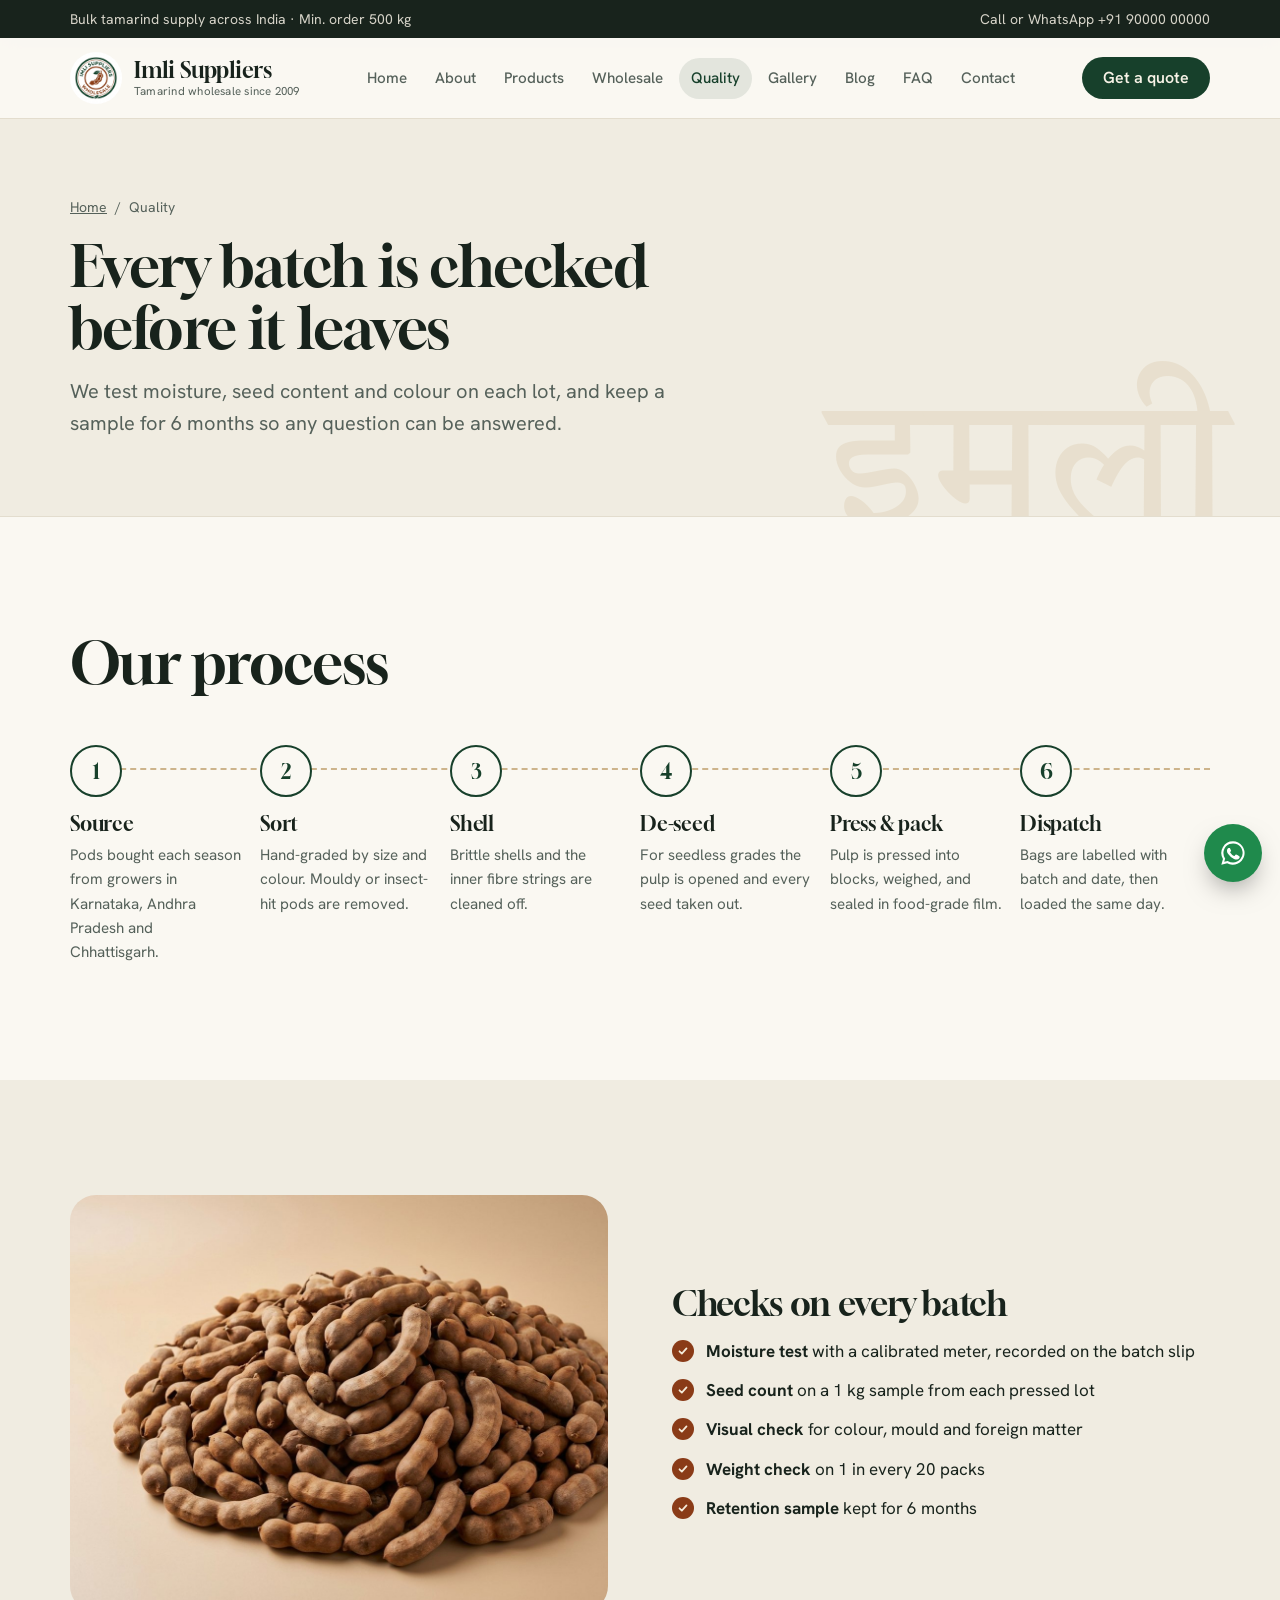
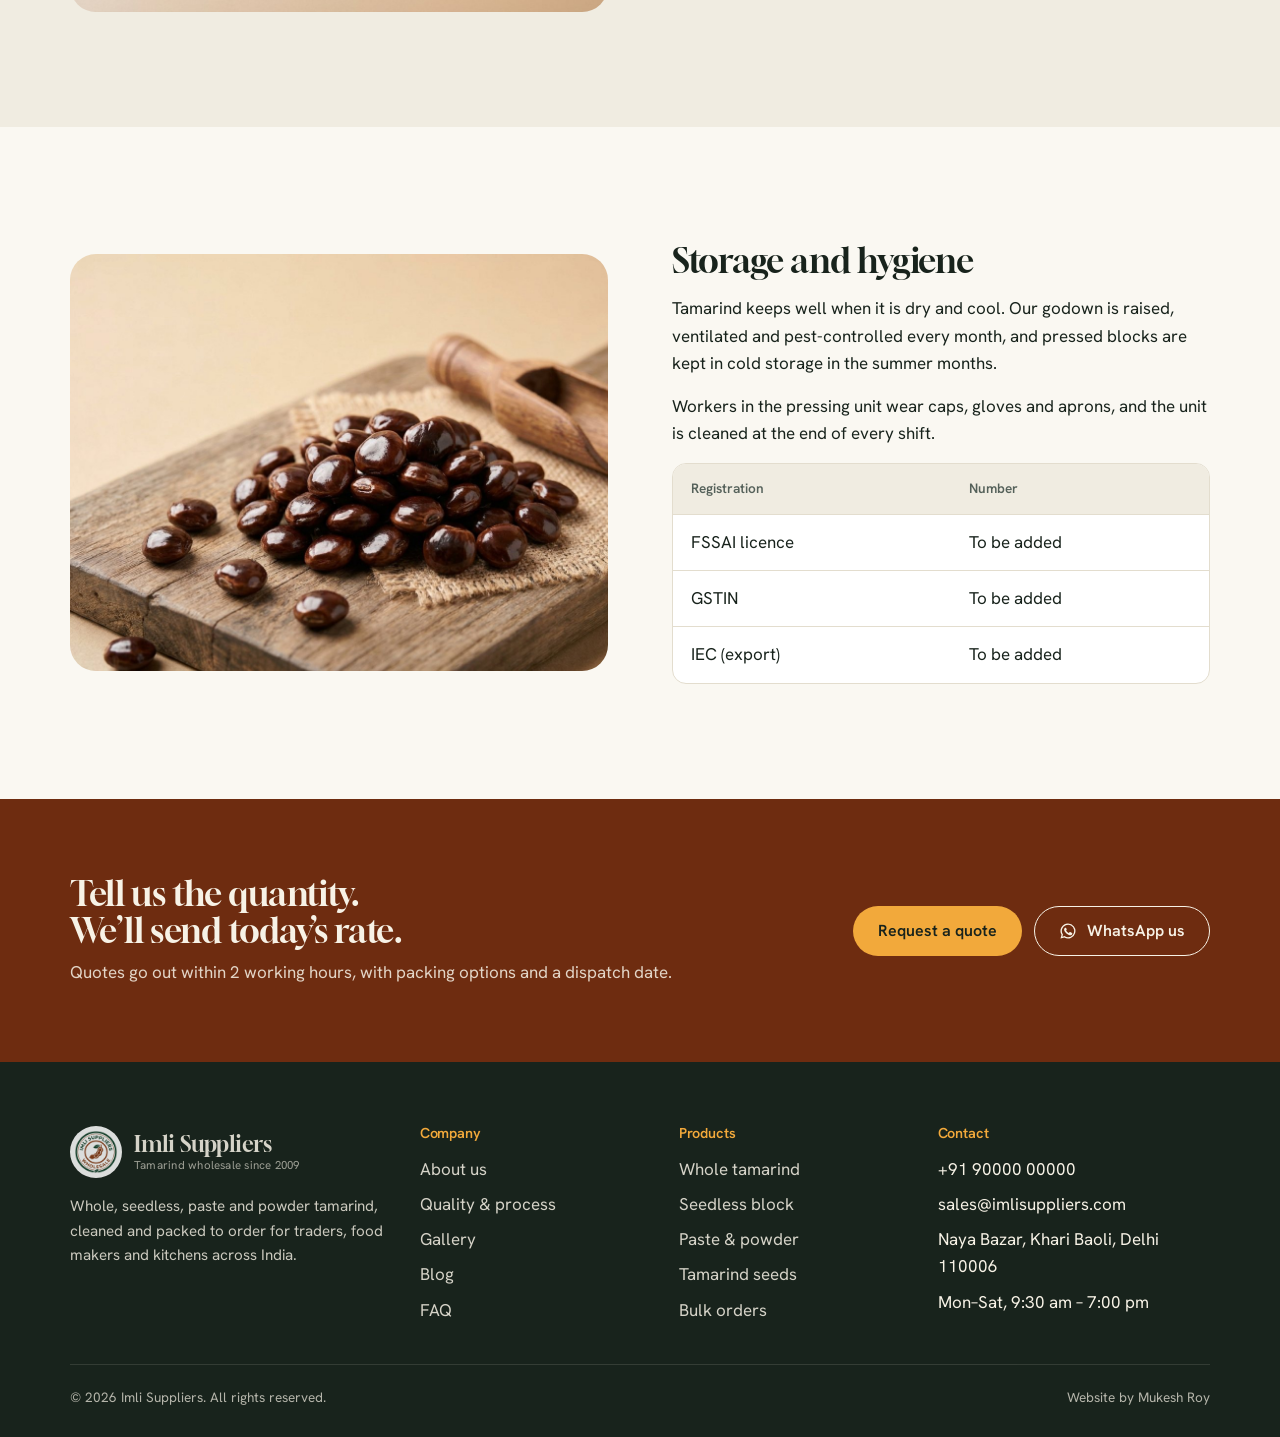
<file: imli-suppliers-website/imli-suppliers/quality.html>
<!doctype html>
<html lang="en">
<head>
<meta charset="utf-8">
<meta name="viewport" content="width=device-width, initial-scale=1, viewport-fit=cover">
<title>Tamarind Quality Process</title>
<meta name="description" content="How Imli Suppliers sorts, cleans, de-seeds and packs tamarind, and the checks on every batch.">
<meta property="og:title" content="Tamarind Quality Process">
<meta property="og:description" content="How Imli Suppliers sorts, cleans, de-seeds and packs tamarind, and the checks on every batch.">
<meta property="og:type" content="website">
<meta property="og:url" content="https://imli-suppliers.vercel.app/quality">
<meta property="og:image" content="https://imli-suppliers.vercel.app/assets/img/og-image.jpg">
<meta name="twitter:card" content="summary_large_image">
<link rel="canonical" href="https://imli-suppliers.vercel.app/quality">
<link rel="icon" href="/assets/img/logo.png">
<link rel="apple-touch-icon" href="/assets/img/logo.png">
<link rel="preconnect" href="https://fonts.googleapis.com">
<link rel="preconnect" href="https://fonts.gstatic.com" crossorigin>
<link rel="stylesheet" href="https://fonts.googleapis.com/css2?family=Gloock&family=Hanken+Grotesk:wght@400;500;600;700&family=Tiro+Devanagari+Hindi&display=swap">
<link rel="stylesheet" href="assets/css/style.css">
</head>
<body>
<a class="skip" href="#main">Skip to content</a>
<div class="topbar"><div class="wrap"><span>Bulk tamarind supply across India · Min. order 500 kg</span><span>Call or WhatsApp +91 90000 00000</span></div></div>
<header class="site-head"><div class="wrap">
  <a class="brand" href="index.html" aria-label="Imli Suppliers home"><img class="logo" src="assets/img/logo.png" alt="" width="52" height="52"><span class="brand-name">Imli Suppliers<small>Tamarind wholesale since 2009</small></span></a>
  <nav class="nav" id="site-nav" aria-label="Main"><a href="index.html">Home</a><a href="about.html">About</a><a href="products.html">Products</a><a href="wholesale.html">Wholesale</a><a href="quality.html" aria-current="page">Quality</a><a href="gallery.html">Gallery</a><a href="blog.html">Blog</a><a href="faq.html">FAQ</a><a href="contact.html">Contact</a><a class="nav-quote" href="contact.html#quote">Get a quote</a></nav>
  <a class="btn btn--pulp head-cta" href="contact.html#quote">Get a quote</a>
  <button class="menu-btn" type="button" aria-expanded="false" aria-controls="site-nav">Menu</button>
</div></header>
<main id="main">
<section class="page-hero"><div class="wrap">
  <nav class="crumbs" aria-label="Breadcrumb"><a href="index.html">Home</a><span aria-hidden="true">/</span><span>Quality</span></nav>
  <h1>Every batch is checked before it leaves</h1><p class="lede">We test moisture, seed content and colour on each lot, and keep a sample for 6 months so any question can be answered.</p>
</div><span class="ghost" aria-hidden="true">इमली</span></section>
<section class="section"><div class="wrap">
  <div class="sec-head"><h2>Our process</h2></div>
  <div class="process"><div class="step"><h3>Source</h3><p>Pods bought each season from growers in Karnataka, Andhra Pradesh and Chhattisgarh.</p></div><div class="step"><h3>Sort</h3><p>Hand-graded by size and colour. Mouldy or insect-hit pods are removed.</p></div><div class="step"><h3>Shell</h3><p>Brittle shells and the inner fibre strings are cleaned off.</p></div><div class="step"><h3>De-seed</h3><p>For seedless grades the pulp is opened and every seed taken out.</p></div><div class="step"><h3>Press &amp; pack</h3><p>Pulp is pressed into blocks, weighed, and sealed in food-grade film.</p></div><div class="step"><h3>Dispatch</h3><p>Bags are labelled with batch and date, then loaded the same day.</p></div></div>
</div></section>
<section class="section" style="background:var(--paper-2)"><div class="wrap split">
  <img src="assets/img/whole-tamarind.jpg" alt="Graded whole tamarind pods" width="1094" height="848">
  <div class="prose">
    <h2>Checks on every batch</h2>
    <ul class="checks">
      <li><span><b>Moisture test</b> with a calibrated meter, recorded on the batch slip</span></li>
      <li><span><b>Seed count</b> on a 1 kg sample from each pressed lot</span></li>
      <li><span><b>Visual check</b> for colour, mould and foreign matter</span></li>
      <li><span><b>Weight check</b> on 1 in every 20 packs</span></li>
      <li><span><b>Retention sample</b> kept for 6 months</span></li>
    </ul>
  </div>
</div></section>
<section class="section"><div class="wrap split split--rev">
  <div class="prose">
    <h2>Storage and hygiene</h2>
    <p>Tamarind keeps well when it is dry and cool. Our godown is raised, ventilated and pest-controlled every month, and pressed blocks are kept in cold storage in the summer months.</p>
    <p>Workers in the pressing unit wear caps, gloves and aprons, and the unit is cleaned at the end of every shift.</p>
    <div class="table-wrap"><table>
      <thead><tr><th>Registration</th><th>Number</th></tr></thead>
      <tbody><tr><td>FSSAI licence</td><td>To be added</td></tr><tr><td>GSTIN</td><td>To be added</td></tr><tr><td>IEC (export)</td><td>To be added</td></tr></tbody>
    </table></div>
  </div>
  <img src="assets/img/tamarind-seeds.jpg" alt="Cleaned tamarind seeds" width="1094" height="848">
</div></section>
<section class="cta-band"><div class="wrap">
  <div><h2>Tell us the quantity. We’ll send today’s rate.</h2><p>Quotes go out within 2 working hours, with packing options and a dispatch date.</p></div>
  <div class="btn-row"><a class="btn btn--jag" href="contact.html#quote">Request a quote</a><a class="btn btn--light" href="https://wa.me/919000000000" target="_blank" rel="noopener"><svg viewBox="0 0 24 24" fill="currentColor" aria-hidden="true"><path d="M12 2a10 10 0 0 0-8.6 15.1L2 22l5-1.3A10 10 0 1 0 12 2zm0 18.2a8.2 8.2 0 0 1-4.2-1.2l-.3-.2-3 .8.8-2.9-.2-.3A8.2 8.2 0 1 1 12 20.2zm4.5-6.1c-.2-.1-1.5-.7-1.7-.8s-.4-.1-.6.1-.7.8-.8 1-.3.2-.5.1a6.7 6.7 0 0 1-3.3-2.9c-.2-.4.2-.4.7-1.3.1-.2 0-.3 0-.4l-.8-1.8c-.2-.5-.4-.4-.6-.4h-.5a1 1 0 0 0-.7.3 3 3 0 0 0-.9 2.2 5.2 5.2 0 0 0 1.1 2.7 11.9 11.9 0 0 0 4.6 4c1.7.7 2.3.8 3.2.7a2.7 2.7 0 0 0 1.8-1.3 2.2 2.2 0 0 0 .2-1.3c-.1-.1-.2-.2-.5-.3z"/></svg> WhatsApp us</a></div>
</div></section></main>
<footer class="site-foot"><div class="wrap">
  <div class="foot-grid">
    <div style="display:grid;gap:16px;align-content:start">
      <a class="brand" href="index.html"><img class="logo" src="assets/img/logo.png" alt="" width="52" height="52"><span class="brand-name">Imli Suppliers<small>Tamarind wholesale since 2009</small></span></a>
      <p>Whole, seedless, paste and powder tamarind, cleaned and packed to order for traders, food makers and kitchens across India.</p>
    </div>
    <div><h4>Company</h4><ul><li><a href="about.html">About us</a></li><li><a href="quality.html">Quality &amp; process</a></li><li><a href="gallery.html">Gallery</a></li><li><a href="blog.html">Blog</a></li><li><a href="faq.html">FAQ</a></li></ul></div>
    <div><h4>Products</h4><ul><li><a href="products.html">Whole tamarind</a></li><li><a href="product.html">Seedless block</a></li><li><a href="products.html">Paste &amp; powder</a></li><li><a href="products.html">Tamarind seeds</a></li><li><a href="wholesale.html">Bulk orders</a></li></ul></div>
    <div><h4>Contact</h4><ul><li>+91 90000 00000</li><li>sales@imlisuppliers.com</li><li>Naya Bazar, Khari Baoli, Delhi 110006</li><li>Mon–Sat, 9:30 am – 7:00 pm</li></ul></div>
  </div>
  <div class="foot-base"><span>© <span data-year>2026</span> Imli Suppliers. All rights reserved.</span><span>Website by Mukesh Roy</span></div>
</div></footer>
<a class="wa-float" href="https://wa.me/919000000000" target="_blank" rel="noopener" aria-label="Chat on WhatsApp"><svg viewBox="0 0 24 24" fill="currentColor" aria-hidden="true"><path d="M12 2a10 10 0 0 0-8.6 15.1L2 22l5-1.3A10 10 0 1 0 12 2zm0 18.2a8.2 8.2 0 0 1-4.2-1.2l-.3-.2-3 .8.8-2.9-.2-.3A8.2 8.2 0 1 1 12 20.2zm4.5-6.1c-.2-.1-1.5-.7-1.7-.8s-.4-.1-.6.1-.7.8-.8 1-.3.2-.5.1a6.7 6.7 0 0 1-3.3-2.9c-.2-.4.2-.4.7-1.3.1-.2 0-.3 0-.4l-.8-1.8c-.2-.5-.4-.4-.6-.4h-.5a1 1 0 0 0-.7.3 3 3 0 0 0-.9 2.2 5.2 5.2 0 0 0 1.1 2.7 11.9 11.9 0 0 0 4.6 4c1.7.7 2.3.8 3.2.7a2.7 2.7 0 0 0 1.8-1.3 2.2 2.2 0 0 0 .2-1.3c-.1-.1-.2-.2-.5-.3z"/></svg></a>
<script src="assets/js/main.js"></script>
</body>
</html>
</file>
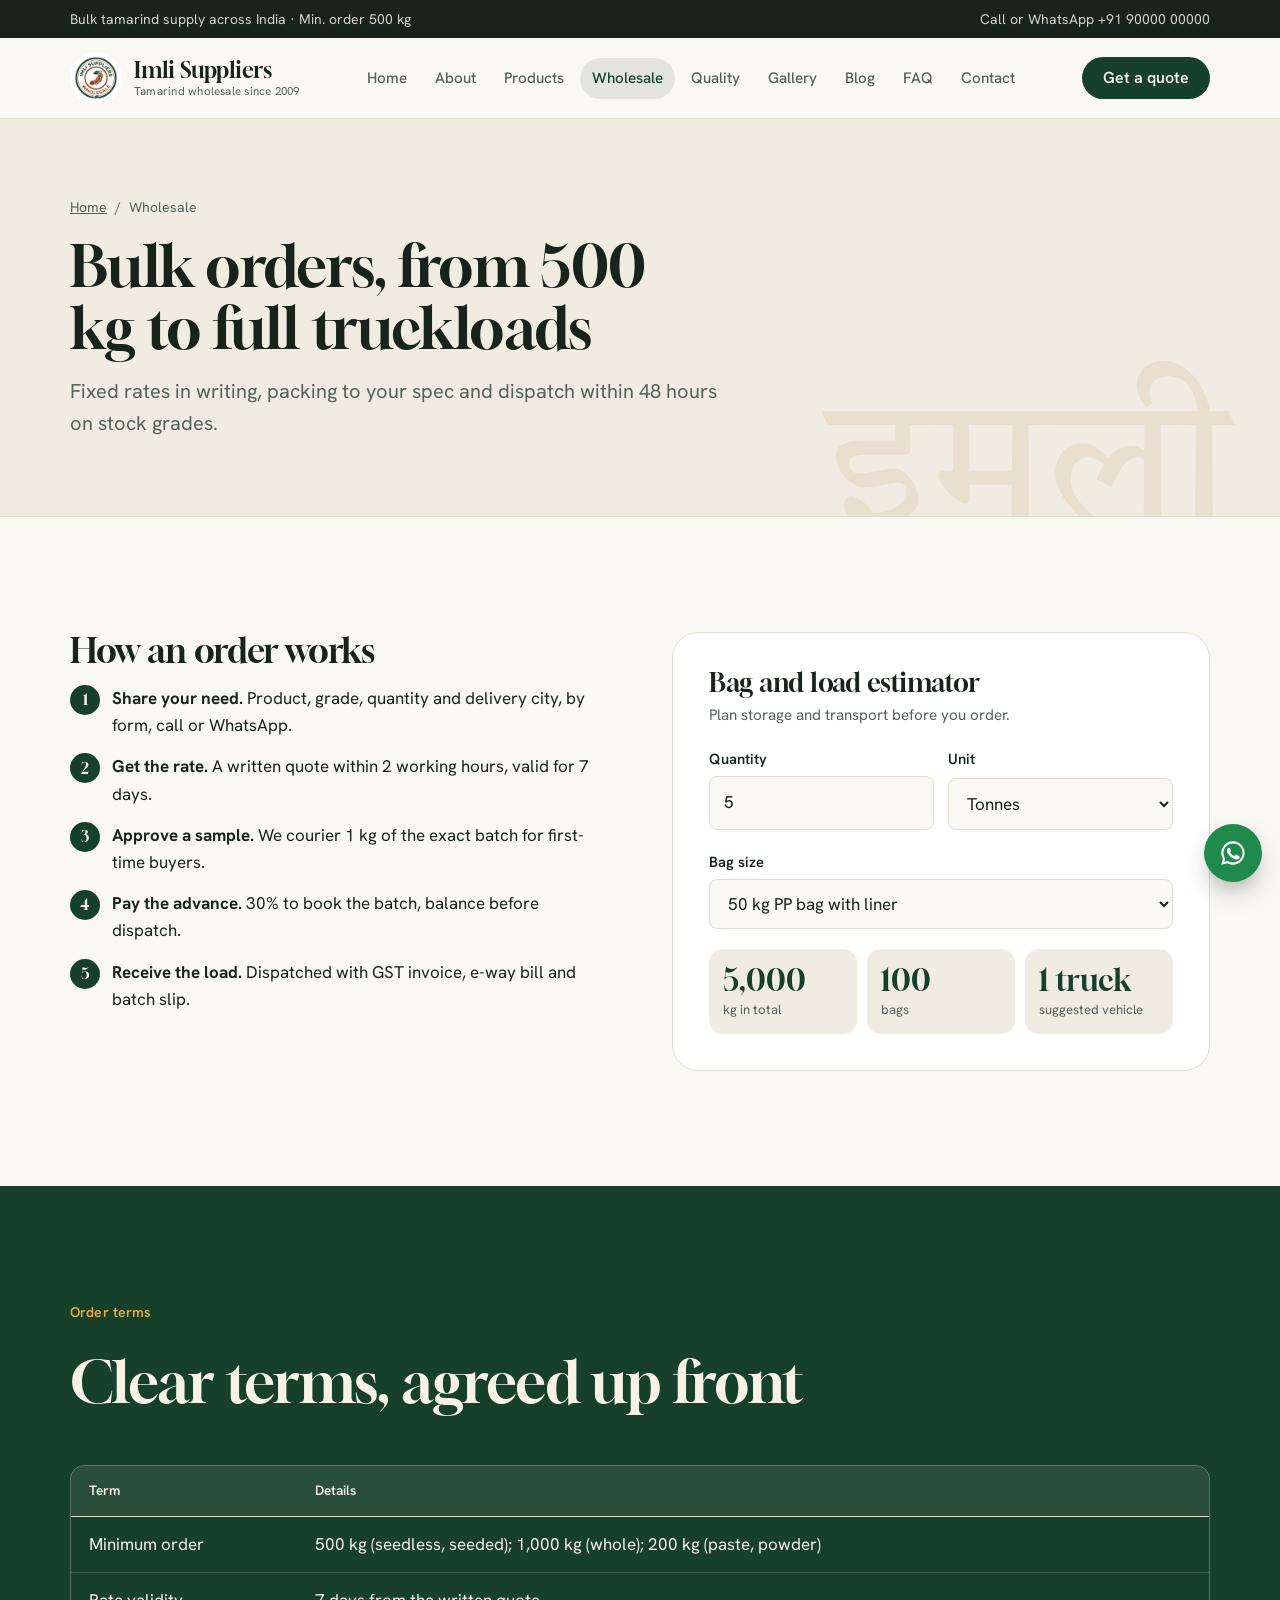
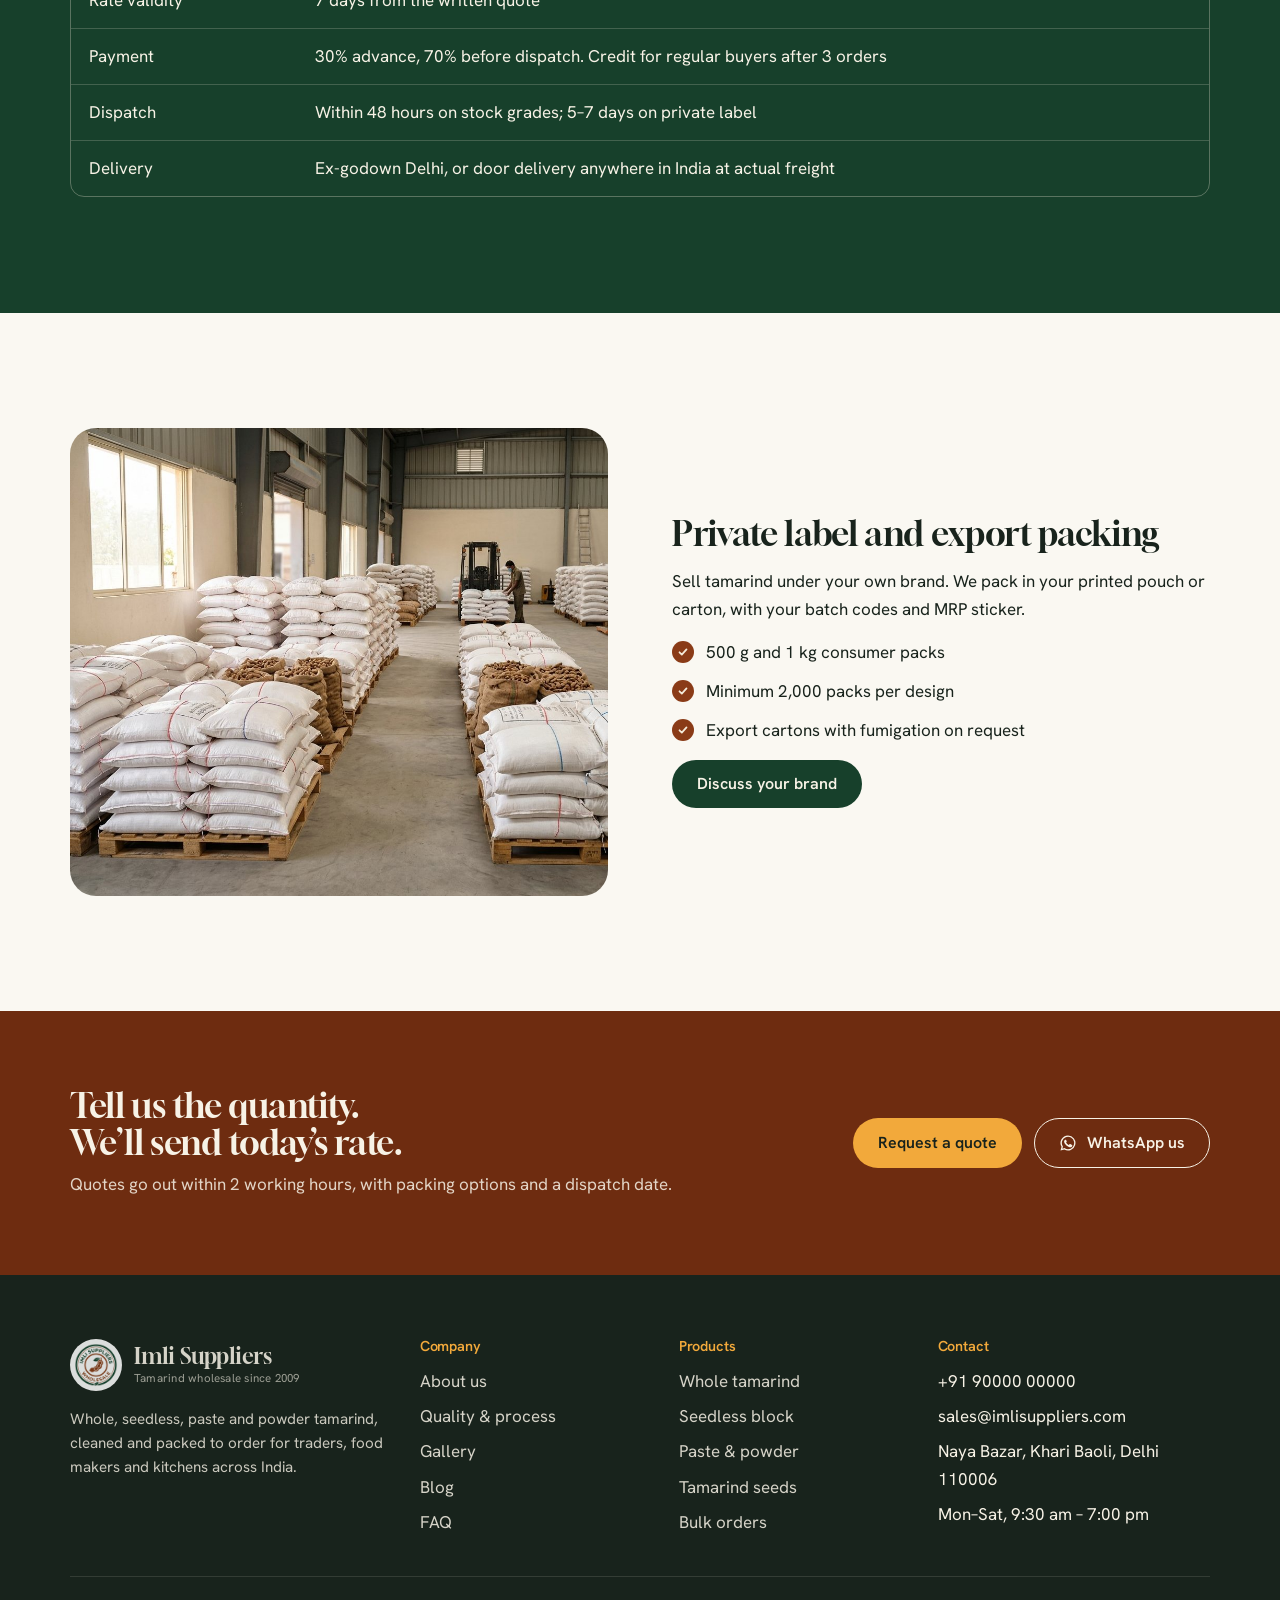
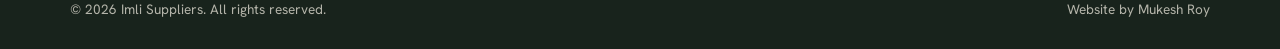
<file: imli-suppliers-website/imli-suppliers/wholesale.html>
<!doctype html>
<html lang="en">
<head>
<meta charset="utf-8">
<meta name="viewport" content="width=device-width, initial-scale=1, viewport-fit=cover">
<title>Wholesale Tamarind Orders</title>
<meta name="description" content="How bulk tamarind orders work at Imli Suppliers: minimum order, packing, delivery and payment.">
<meta property="og:title" content="Wholesale Tamarind Orders">
<meta property="og:description" content="How bulk tamarind orders work at Imli Suppliers: minimum order, packing, delivery and payment.">
<meta property="og:type" content="website">
<meta property="og:url" content="https://imli-suppliers.vercel.app/wholesale">
<meta property="og:image" content="https://imli-suppliers.vercel.app/assets/img/og-image.jpg">
<meta name="twitter:card" content="summary_large_image">
<link rel="canonical" href="https://imli-suppliers.vercel.app/wholesale">
<link rel="icon" href="/assets/img/logo.png">
<link rel="apple-touch-icon" href="/assets/img/logo.png">
<link rel="preconnect" href="https://fonts.googleapis.com">
<link rel="preconnect" href="https://fonts.gstatic.com" crossorigin>
<link rel="stylesheet" href="https://fonts.googleapis.com/css2?family=Gloock&family=Hanken+Grotesk:wght@400;500;600;700&family=Tiro+Devanagari+Hindi&display=swap">
<link rel="stylesheet" href="assets/css/style.css">
</head>
<body>
<a class="skip" href="#main">Skip to content</a>
<div class="topbar"><div class="wrap"><span>Bulk tamarind supply across India · Min. order 500 kg</span><span>Call or WhatsApp +91 90000 00000</span></div></div>
<header class="site-head"><div class="wrap">
  <a class="brand" href="index.html" aria-label="Imli Suppliers home"><img class="logo" src="assets/img/logo.png" alt="" width="52" height="52"><span class="brand-name">Imli Suppliers<small>Tamarind wholesale since 2009</small></span></a>
  <nav class="nav" id="site-nav" aria-label="Main"><a href="index.html">Home</a><a href="about.html">About</a><a href="products.html">Products</a><a href="wholesale.html" aria-current="page">Wholesale</a><a href="quality.html">Quality</a><a href="gallery.html">Gallery</a><a href="blog.html">Blog</a><a href="faq.html">FAQ</a><a href="contact.html">Contact</a><a class="nav-quote" href="contact.html#quote">Get a quote</a></nav>
  <a class="btn btn--pulp head-cta" href="contact.html#quote">Get a quote</a>
  <button class="menu-btn" type="button" aria-expanded="false" aria-controls="site-nav">Menu</button>
</div></header>
<main id="main">
<section class="page-hero"><div class="wrap">
  <nav class="crumbs" aria-label="Breadcrumb"><a href="index.html">Home</a><span aria-hidden="true">/</span><span>Wholesale</span></nav>
  <h1>Bulk orders, from 500 kg to full truckloads</h1><p class="lede">Fixed rates in writing, packing to your spec and dispatch within 48 hours on stock grades.</p>
</div><span class="ghost" aria-hidden="true">इमली</span></section>
<section class="section"><div class="wrap split" style="align-items:start">
  <div class="prose">
    <h2>How an order works</h2>
    <ol class="nums">
      <li><span><b>Share your need.</b> Product, grade, quantity and delivery city, by form, call or WhatsApp.</span></li>
      <li><span><b>Get the rate.</b> A written quote within 2 working hours, valid for 7 days.</span></li>
      <li><span><b>Approve a sample.</b> We courier 1 kg of the exact batch for first-time buyers.</span></li>
      <li><span><b>Pay the advance.</b> 30% to book the batch, balance before dispatch.</span></li>
      <li><span><b>Receive the load.</b> Dispatched with GST invoice, e-way bill and batch slip.</span></li>
    </ol>
  </div>
  <div class="calc" aria-labelledby="calc-title">
    <div style="display:grid;gap:6px"><h3 id="calc-title" style="font-size:1.6rem">Bag and load estimator</h3><p class="muted" style="font-size:.95rem">Plan storage and transport before you order.</p></div>
    <div class="calc-row">
      <div class="field"><label for="calc-qty">Quantity</label><input id="calc-qty" type="number" min="0" step="1" value="5" inputmode="decimal"></div>
      <div class="field"><label for="calc-unit">Unit</label><select id="calc-unit"><option value="t" selected>Tonnes</option><option value="q">Quintals</option><option value="kg">Kilograms</option></select></div>
    </div>
    <div class="field"><label for="calc-bag">Bag size</label><select id="calc-bag"><option value="25">25 kg PP bag</option><option value="30">30 kg jute bag</option><option value="50" selected>50 kg PP bag with liner</option></select></div>
    <div class="calc-out" aria-live="polite">
      <div><b id="out-kg">5,000</b><span>kg in total</span></div>
      <div><b id="out-bags">100</b><span>bags</span></div>
      <div><b id="out-truck">1 truck</b><span>suggested vehicle</span></div>
    </div>
  </div>
</div></section>

<section class="band section"><div class="wrap">
  <div class="sec-head"><span class="kicker">Order terms</span><h2>Clear terms, agreed up front</h2></div>
  <div class="table-wrap" style="background:transparent;border-color:rgba(244,235,218,.3)"><table style="color:var(--on-dark)">
    <thead><tr><th style="background:rgba(244,235,218,.08);color:var(--on-dark)">Term</th><th style="background:rgba(244,235,218,.08);color:var(--on-dark)">Details</th></tr></thead>
    <tbody>
      <tr><td style="border-color:rgba(244,235,218,.2)">Minimum order</td><td style="border-color:rgba(244,235,218,.2)">500 kg (seedless, seeded); 1,000 kg (whole); 200 kg (paste, powder)</td></tr>
      <tr><td style="border-color:rgba(244,235,218,.2)">Rate validity</td><td style="border-color:rgba(244,235,218,.2)">7 days from the written quote</td></tr>
      <tr><td style="border-color:rgba(244,235,218,.2)">Payment</td><td style="border-color:rgba(244,235,218,.2)">30% advance, 70% before dispatch. Credit for regular buyers after 3 orders</td></tr>
      <tr><td style="border-color:rgba(244,235,218,.2)">Dispatch</td><td style="border-color:rgba(244,235,218,.2)">Within 48 hours on stock grades; 5–7 days on private label</td></tr>
      <tr><td style="border:0">Delivery</td><td style="border:0">Ex-godown Delhi, or door delivery anywhere in India at actual freight</td></tr>
    </tbody></table></div>
</div></section>

<section class="section"><div class="wrap split">
  <img src="assets/img/wholesale-sacks.jpg" alt="Stacked tamarind sacks" width="1030" height="896">
  <div class="prose">
    <h2>Private label and export packing</h2>
    <p>Sell tamarind under your own brand. We pack in your printed pouch or carton, with your batch codes and MRP sticker.</p>
    <ul class="checks"><li>500 g and 1 kg consumer packs</li><li>Minimum 2,000 packs per design</li><li>Export cartons with fumigation on request</li></ul>
    <p><a class="btn btn--pulp" href="contact.html#quote">Discuss your brand</a></p>
  </div>
</div></section>
<section class="cta-band"><div class="wrap">
  <div><h2>Tell us the quantity. We’ll send today’s rate.</h2><p>Quotes go out within 2 working hours, with packing options and a dispatch date.</p></div>
  <div class="btn-row"><a class="btn btn--jag" href="contact.html#quote">Request a quote</a><a class="btn btn--light" href="https://wa.me/919000000000" target="_blank" rel="noopener"><svg viewBox="0 0 24 24" fill="currentColor" aria-hidden="true"><path d="M12 2a10 10 0 0 0-8.6 15.1L2 22l5-1.3A10 10 0 1 0 12 2zm0 18.2a8.2 8.2 0 0 1-4.2-1.2l-.3-.2-3 .8.8-2.9-.2-.3A8.2 8.2 0 1 1 12 20.2zm4.5-6.1c-.2-.1-1.5-.7-1.7-.8s-.4-.1-.6.1-.7.8-.8 1-.3.2-.5.1a6.7 6.7 0 0 1-3.3-2.9c-.2-.4.2-.4.7-1.3.1-.2 0-.3 0-.4l-.8-1.8c-.2-.5-.4-.4-.6-.4h-.5a1 1 0 0 0-.7.3 3 3 0 0 0-.9 2.2 5.2 5.2 0 0 0 1.1 2.7 11.9 11.9 0 0 0 4.6 4c1.7.7 2.3.8 3.2.7a2.7 2.7 0 0 0 1.8-1.3 2.2 2.2 0 0 0 .2-1.3c-.1-.1-.2-.2-.5-.3z"/></svg> WhatsApp us</a></div>
</div></section></main>
<footer class="site-foot"><div class="wrap">
  <div class="foot-grid">
    <div style="display:grid;gap:16px;align-content:start">
      <a class="brand" href="index.html"><img class="logo" src="assets/img/logo.png" alt="" width="52" height="52"><span class="brand-name">Imli Suppliers<small>Tamarind wholesale since 2009</small></span></a>
      <p>Whole, seedless, paste and powder tamarind, cleaned and packed to order for traders, food makers and kitchens across India.</p>
    </div>
    <div><h4>Company</h4><ul><li><a href="about.html">About us</a></li><li><a href="quality.html">Quality &amp; process</a></li><li><a href="gallery.html">Gallery</a></li><li><a href="blog.html">Blog</a></li><li><a href="faq.html">FAQ</a></li></ul></div>
    <div><h4>Products</h4><ul><li><a href="products.html">Whole tamarind</a></li><li><a href="product.html">Seedless block</a></li><li><a href="products.html">Paste &amp; powder</a></li><li><a href="products.html">Tamarind seeds</a></li><li><a href="wholesale.html">Bulk orders</a></li></ul></div>
    <div><h4>Contact</h4><ul><li>+91 90000 00000</li><li>sales@imlisuppliers.com</li><li>Naya Bazar, Khari Baoli, Delhi 110006</li><li>Mon–Sat, 9:30 am – 7:00 pm</li></ul></div>
  </div>
  <div class="foot-base"><span>© <span data-year>2026</span> Imli Suppliers. All rights reserved.</span><span>Website by Mukesh Roy</span></div>
</div></footer>
<a class="wa-float" href="https://wa.me/919000000000" target="_blank" rel="noopener" aria-label="Chat on WhatsApp"><svg viewBox="0 0 24 24" fill="currentColor" aria-hidden="true"><path d="M12 2a10 10 0 0 0-8.6 15.1L2 22l5-1.3A10 10 0 1 0 12 2zm0 18.2a8.2 8.2 0 0 1-4.2-1.2l-.3-.2-3 .8.8-2.9-.2-.3A8.2 8.2 0 1 1 12 20.2zm4.5-6.1c-.2-.1-1.5-.7-1.7-.8s-.4-.1-.6.1-.7.8-.8 1-.3.2-.5.1a6.7 6.7 0 0 1-3.3-2.9c-.2-.4.2-.4.7-1.3.1-.2 0-.3 0-.4l-.8-1.8c-.2-.5-.4-.4-.6-.4h-.5a1 1 0 0 0-.7.3 3 3 0 0 0-.9 2.2 5.2 5.2 0 0 0 1.1 2.7 11.9 11.9 0 0 0 4.6 4c1.7.7 2.3.8 3.2.7a2.7 2.7 0 0 0 1.8-1.3 2.2 2.2 0 0 0 .2-1.3c-.1-.1-.2-.2-.5-.3z"/></svg></a>
<script src="assets/js/main.js"></script>
</body>
</html>
</file>
<file: imli-suppliers-website/imli-suppliers/assets/css/style.css>
/* Imli Suppliers — layout: left-aligned editorial grid, one dark "pulp" band per page, Devanagari इमली as the brand mark */
[hidden] { display: none !important; }
:root {
  --paper: #FAF8F2;      /* clean warm white */
  --paper-2: #F0ECE1;    /* sunken panels */
  --card: #FFFFFF;
  --ink: #18231C;        /* green-black */
  --ink-soft: #55615A;
  --pulp: #17402B;       /* deep tamarind-leaf green — primary */
  --pulp-2: #215A3C;
  --pod: #CDB48C;        /* dry shell */
  --leaf: #8A3B17;       /* tamarind pulp brown — secondary accent */
  --jaggery: #F2A93B;    /* amber highlight */
  --line: #E3DDCE;
  --on-dark: #F7F2E6;

  --f-display: "Gloock", "Georgia", "Times New Roman", serif;
  --f-body: "Hanken Grotesk", "Segoe UI", system-ui, -apple-system, sans-serif;
  --f-hindi: "Tiro Devanagari Hindi", "Noto Serif Devanagari", "Mangal", serif;

  --step--1: .875rem;
  --step-0: 1.0625rem;
  --step-1: 1.25rem;
  --step-2: 1.6rem;
  --step-3: 2.15rem;
  --step-4: clamp(2.4rem, 4.6vw, 3.6rem);
  --step-5: clamp(2.8rem, 6.4vw, 5.2rem);

  --wrap: 1180px;
  --r-s: 8px;
  --r-m: 14px;
  --r-l: 26px;
  color-scheme: light;
}

* { box-sizing: border-box; }
html { scroll-behavior: smooth; }
@media (prefers-reduced-motion: reduce) { html { scroll-behavior: auto; } *, *::before, *::after { animation: none !important; transition: none !important; } }
body {
  margin: 0;
  background: var(--paper);
  color: var(--ink);
  font-family: var(--f-body);
  font-size: var(--step-0);
  line-height: 1.6;
  -webkit-font-smoothing: antialiased;
}
body::before { content: ""; position: fixed; inset: 0 0 auto; height: env(safe-area-inset-top, 0px); z-index: 60; background: var(--paper); }
img { max-width: 100%; display: block; height: auto; }
a { color: inherit; }
h1, h2, h3, h4 { font-family: var(--f-display); font-weight: 400; line-height: 1.08; margin: 0; text-wrap: balance; letter-spacing: -.01em; }
p { margin: 0; }
.hi { font-family: var(--f-hindi); }
:focus-visible { outline: 3px solid var(--jaggery); outline-offset: 3px; border-radius: 4px; }
.skip { position: absolute; left: -999px; top: 8px; background: var(--ink); color: var(--on-dark); padding: 8px 14px; border-radius: 6px; z-index: 100; }
.skip:focus { left: 16px; }

.wrap { max-width: var(--wrap); margin-inline: auto; padding-left: max(20px, env(safe-area-inset-left, 0px)); padding-right: max(20px, env(safe-area-inset-right, 0px)); }
.section { padding-block: clamp(64px, 9vw, 120px); }
.section--tight { padding-block: clamp(44px, 6vw, 80px); }
.lede { font-size: var(--step-1); color: var(--ink-soft); max-width: 58ch; }
.muted { color: var(--ink-soft); }
.kicker { font-size: var(--step--1); font-weight: 600; color: var(--leaf); margin-bottom: 14px; display: block; }
.sec-head { display: grid; gap: 14px; max-width: 760px; margin-bottom: clamp(32px, 4vw, 52px); }
.sec-head h2 { font-size: var(--step-4); }
.sec-head--split { max-width: none; grid-template-columns: 1fr auto; align-items: end; gap: 24px; }
@media (max-width: 760px) { .sec-head--split { grid-template-columns: 1fr; } }

/* ---------- buttons ---------- */
.btn { display: inline-flex; align-items: center; gap: 10px; font: 600 1rem/1 var(--f-body); padding: 15px 24px; border-radius: 999px; text-decoration: none; border: 1.5px solid transparent; cursor: pointer; transition: transform .15s ease, background .2s ease, color .2s ease; }
.btn:hover { transform: translateY(-1px); }
.btn--pulp { background: var(--pulp); color: var(--on-dark); }
.btn--pulp:hover { background: var(--pulp-2); }
.btn--line { border-color: var(--ink); color: var(--ink); background: transparent; }
.btn--line:hover { background: var(--ink); color: var(--on-dark); }
.btn--jag { background: var(--jaggery); color: var(--ink); }
.btn--jag:hover { background: #EDB54E; }
.btn--light { border-color: var(--on-dark); color: var(--on-dark); }
.btn--light:hover { background: var(--on-dark); color: var(--pulp); }
.btn svg { width: 18px; height: 18px; flex: none; }
.btn-row { display: flex; flex-wrap: wrap; gap: 12px; }
.textlink { font-weight: 600; color: var(--pulp); text-decoration: underline; text-decoration-thickness: 1.5px; text-underline-offset: 4px; }
.textlink:hover { color: var(--leaf); }

/* ---------- header ---------- */
.topbar { background: var(--ink); color: var(--on-dark); font-size: var(--step--1); }
.topbar .wrap { display: flex; justify-content: space-between; gap: 16px; padding-block: 8px; flex-wrap: wrap; }
.topbar span { opacity: .85; }
.site-head { position: sticky; top: env(safe-area-inset-top, 0px); z-index: 50; background: color-mix(in srgb, var(--paper) 92%, transparent); backdrop-filter: blur(10px); border-bottom: 1px solid var(--line); }
.site-head .wrap { display: flex; align-items: center; justify-content: space-between; gap: 20px; padding-block: 14px; }
.brand { display: flex; align-items: center; gap: 12px; text-decoration: none; }
.seal { width: 46px; height: 46px; border-radius: 50%; background: var(--pulp); color: var(--on-dark); display: grid; place-items: center; font-family: var(--f-hindi); font-size: 1.05rem; line-height: 1; box-shadow: inset 0 0 0 3px var(--pulp), inset 0 0 0 4.5px color-mix(in srgb, var(--on-dark) 55%, transparent); flex: none; }
.brand-name { font-family: var(--f-display); font-size: 1.35rem; line-height: 1; }
.brand-name small { display: block; font-family: var(--f-body); font-size: .72rem; color: var(--ink-soft); margin-top: 4px; letter-spacing: .02em; }
.nav { display: flex; align-items: center; gap: 4px; }
.nav a { text-decoration: none; padding: 8px 12px; border-radius: 999px; font-weight: 500; font-size: .95rem; color: var(--ink-soft); }
.nav a:hover { color: var(--ink); background: var(--paper-2); }
.nav a[aria-current="page"] { color: var(--pulp); background: color-mix(in srgb, var(--pulp) 10%, transparent); }
.head-cta { padding: 12px 20px; }
.menu-btn { display: none; background: none; border: 1.5px solid var(--ink); border-radius: 999px; padding: 9px 16px; font: 600 .95rem var(--f-body); color: var(--ink); cursor: pointer; }
@media (max-width: 1080px) {
  .menu-btn { display: inline-flex; }
  .head-cta { display: none; }
  .nav { position: absolute; left: 0; right: 0; top: 100%; flex-direction: column; align-items: stretch; gap: 2px; background: var(--paper); border-bottom: 1px solid var(--line); padding: 10px max(20px, env(safe-area-inset-right, 0px)) 20px max(20px, env(safe-area-inset-left, 0px)); }
  .nav a { padding: 12px 14px; font-size: 1.05rem; }
  .nav:not(.open) { display: none; }
  .nav .nav-quote { display: flex; justify-content: center; margin-top: 8px; background: var(--pulp); color: var(--on-dark); }
}
@media (min-width: 1081px) { .nav .nav-quote { display: none; } }

/* ---------- hero ---------- */
.hero { position: relative; overflow: hidden; }
.hero .wrap { display: grid; grid-template-columns: 1.05fr 1fr; gap: clamp(28px, 4vw, 64px); align-items: center; padding-block: clamp(40px, 6vw, 84px) clamp(48px, 6vw, 90px); }
.hero h1 { font-size: var(--step-5); margin-bottom: 22px; }
.hero .lede { margin-bottom: 30px; }
.hero-art { position: relative; min-width: 0; }
.hero-art img { border-radius: var(--r-l); box-shadow: 0 30px 60px -30px rgba(36, 22, 15, .45); position: relative; z-index: 1; }
.hero-word { position: absolute; z-index: 0; right: -2%; top: -22%; font-family: var(--f-hindi); font-size: clamp(5.5rem, 11vw, 9.5rem); line-height: 1; color: var(--pod); opacity: .32; pointer-events: none; user-select: none; }
.ticket { position: absolute; z-index: 2; left: -22px; bottom: -26px; background: var(--card); border: 1px solid var(--line); border-radius: var(--r-m); padding: 14px 18px; display: grid; gap: 2px; box-shadow: 0 14px 30px -18px rgba(36, 22, 15, .5); }
.ticket b { font-family: var(--f-display); font-weight: 400; font-size: 1.6rem; color: var(--pulp); line-height: 1.1; }
.ticket span { font-size: .85rem; color: var(--ink-soft); }
.spec-strip { display: grid; grid-template-columns: repeat(4, minmax(0, 1fr)); border-top: 1px solid var(--line); border-bottom: 1px solid var(--line); margin-top: 38px; }
.spec-strip div { padding: 14px 16px 14px 0; display: grid; gap: 2px; }
.spec-strip div + div { padding-left: 16px; border-left: 1px solid var(--line); }
.spec-strip dt { font-size: .8rem; color: var(--ink-soft); }
.spec-strip dd { margin: 0; font-weight: 600; font-variant-numeric: tabular-nums; }
@media (max-width: 900px) {
  .hero .wrap { grid-template-columns: 1fr; }
  .hero-art { order: -1; margin-right: 6px; }
  .ticket { left: 10px; bottom: -20px; }
  .spec-strip { grid-template-columns: repeat(2, minmax(0, 1fr)); }
  .spec-strip div:nth-child(3) { padding-left: 0; border-left: 0; }
  .spec-strip div:nth-child(n+3) { border-top: 1px solid var(--line); }
}

/* page hero (inner pages) */
.page-hero { border-bottom: 1px solid var(--line); background: var(--paper-2); position: relative; overflow: hidden; }
.page-hero .wrap { padding-block: clamp(44px, 6vw, 80px); display: grid; gap: 16px; position: relative; z-index: 1; }
.page-hero h1 { font-size: var(--step-4); max-width: 18ch; }
.page-hero .lede { max-width: 60ch; }
.crumbs { font-size: var(--step--1); color: var(--ink-soft); display: flex; gap: 8px; flex-wrap: wrap; }
.crumbs a { color: var(--ink-soft); }
.page-hero .ghost { position: absolute; right: max(20px, 4vw); bottom: -0.32em; font-family: var(--f-hindi); font-size: clamp(7rem, 15vw, 13rem); line-height: 1; color: var(--pod); opacity: .22; pointer-events: none; user-select: none; }

/* ---------- product cards ---------- */
.prod-grid { display: grid; grid-template-columns: repeat(3, minmax(0, 1fr)); gap: clamp(16px, 2vw, 26px); }
@media (max-width: 960px) { .prod-grid { grid-template-columns: repeat(2, minmax(0, 1fr)); } }
@media (max-width: 600px) { .prod-grid { grid-template-columns: 1fr; } }
.prod { display: grid; grid-template-rows: auto 1fr; background: var(--card); border-radius: var(--r-m); overflow: hidden; text-decoration: none; border: 1px solid var(--line); transition: border-color .2s ease; }
.prod:hover { border-color: var(--pod); }
.prod figure { margin: 0; aspect-ratio: 10 / 7; overflow: hidden; background: var(--paper-2); }
.prod figure img { width: 100%; height: 100%; object-fit: cover; transition: transform .5s ease; }
.prod:hover figure img { transform: scale(1.04); }
.prod-body { padding: 20px 22px 22px; display: grid; gap: 8px; align-content: start; }
.prod-body h3 { font-size: 1.5rem; }
.prod-body .hi { color: var(--pod); font-size: 1rem; }
.prod-tags { display: flex; flex-wrap: wrap; gap: 6px; margin-top: 6px; }
.tag { font-size: .78rem; font-weight: 600; padding: 4px 10px; border-radius: 999px; background: var(--paper-2); color: var(--ink-soft); }
.tag--leaf { background: color-mix(in srgb, var(--leaf) 14%, transparent); color: var(--leaf); }
.prod-foot { display: flex; justify-content: space-between; align-items: center; margin-top: 12px; padding-top: 14px; border-top: 1px dashed var(--line); font-size: .9rem; }
.prod-foot b { color: var(--pulp); }

.filters { display: flex; flex-wrap: wrap; gap: 8px; margin-bottom: 28px; }
.chip { font: 600 .92rem var(--f-body); padding: 10px 18px; border-radius: 999px; border: 1.5px solid var(--line); background: transparent; color: var(--ink-soft); cursor: pointer; }
.chip[aria-pressed="true"] { background: var(--ink); border-color: var(--ink); color: var(--on-dark); }
.chip:hover:not([aria-pressed="true"]) { border-color: var(--ink); color: var(--ink); }

/* ---------- process (real sequence) ---------- */
.process { display: grid; grid-template-columns: repeat(6, minmax(0, 1fr)); counter-reset: step; position: relative; }
.process::before { content: ""; position: absolute; left: 0; right: 0; top: 23px; border-top: 2px dashed var(--pod); }
.step { position: relative; padding-right: 18px; display: grid; gap: 8px; align-content: start; }
.step::before { counter-increment: step; content: counter(step); width: 48px; height: 48px; border-radius: 50%; display: grid; place-items: center; background: var(--paper); border: 2px solid var(--pulp); color: var(--pulp); font-family: var(--f-display); font-size: 1.3rem; margin-bottom: 8px; position: relative; }
.step h3 { font-size: 1.25rem; }
.step p { font-size: .95rem; color: var(--ink-soft); }
@media (max-width: 960px) {
  .process { grid-template-columns: 1fr 1fr; row-gap: 32px; }
  .process::before { display: none; }
}
@media (max-width: 520px) { .process { grid-template-columns: 1fr; } }

/* ---------- dark pulp band ---------- */
.band { background: var(--pulp); color: var(--on-dark); position: relative; overflow: hidden; }
.band h2 { font-size: var(--step-4); }
.band .lede, .band .muted { color: color-mix(in srgb, var(--on-dark) 80%, transparent); }
.band .kicker { color: var(--jaggery); }
.band-grid { display: grid; grid-template-columns: 1fr 1fr; gap: clamp(28px, 5vw, 72px); align-items: center; }
.band-grid > * { min-width: 0; }
.band img { border-radius: var(--r-l); }
@media (max-width: 860px) { .band-grid { grid-template-columns: 1fr; } }
.packs { display: grid; grid-template-columns: repeat(3, minmax(0, 1fr)); gap: 12px; margin-block: 28px 32px; }
.packs div { border: 1px solid color-mix(in srgb, var(--on-dark) 30%, transparent); border-radius: var(--r-m); padding: 16px; display: grid; gap: 2px; }
.packs b { font-family: var(--f-display); font-weight: 400; font-size: 2rem; line-height: 1.05; }
.packs span { font-size: .85rem; opacity: .8; }

/* ---------- buyers ---------- */
.buyers { display: grid; grid-template-columns: repeat(4, minmax(0, 1fr)); gap: 0; border-top: 1px solid var(--line); }
.buyer { padding: 26px 22px 28px 0; display: grid; gap: 10px; align-content: start; border-bottom: 1px solid var(--line); }
.buyer + .buyer { padding-left: 22px; border-left: 1px solid var(--line); }
.buyer svg { width: 34px; height: 34px; color: var(--leaf); }
.buyer h3 { font-size: 1.35rem; }
.buyer p { font-size: .95rem; color: var(--ink-soft); }
@media (max-width: 900px) {
  .buyers { grid-template-columns: 1fr 1fr; }
  .buyer:nth-child(3) { padding-left: 0; border-left: 0; }
}
@media (max-width: 520px) { .buyers { grid-template-columns: 1fr; } .buyer + .buyer { padding-left: 0; border-left: 0; } }

/* ---------- split / feature ---------- */
.split { display: grid; grid-template-columns: 1fr 1fr; gap: clamp(28px, 5vw, 80px); align-items: center; }
.split > * { min-width: 0; }
.split--rev > :first-child { order: 2; }
.split img { border-radius: var(--r-l); }
@media (max-width: 860px) { .split { grid-template-columns: 1fr; } .split--rev > :first-child { order: 0; } }
.prose { display: grid; gap: 16px; max-width: 62ch; }
.prose h2 { font-size: var(--step-3); }
.prose h3 { font-size: var(--step-2); margin-top: 10px; }
.checks { list-style: none; margin: 0; padding: 0; display: grid; gap: 12px; }
.checks li { display: grid; grid-template-columns: 22px 1fr; gap: 12px; align-items: start; }
.checks li::before { content: ""; width: 22px; height: 22px; margin-top: 2px; border-radius: 50%; background: var(--leaf) url("data:image/svg+xml,%3Csvg xmlns='http://www.w3.org/2000/svg' viewBox='0 0 24 24' fill='none' stroke='%23F4EBDA' stroke-width='3' stroke-linecap='round' stroke-linejoin='round'%3E%3Cpath d='M6 12.5l4 4 8-9'/%3E%3C/svg%3E") center / 14px no-repeat; }
.band .checks li::before { background-color: var(--jaggery); }

/* ---------- tables ---------- */
.table-wrap { overflow-x: auto; border: 1px solid var(--line); border-radius: var(--r-m); background: var(--card); }
table { width: 100%; border-collapse: collapse; font-variant-numeric: tabular-nums; min-width: 520px; }
th, td { text-align: left; padding: 14px 18px; border-bottom: 1px solid var(--line); vertical-align: top; }
th { font-size: .85rem; color: var(--ink-soft); font-weight: 600; background: var(--paper-2); }
tr:last-child td { border-bottom: 0; }
td b { color: var(--pulp); }

/* ---------- product detail ---------- */
.pd { display: grid; grid-template-columns: 1.1fr 1fr; gap: clamp(28px, 5vw, 72px); align-items: start; }
.pd > * { min-width: 0; }
@media (max-width: 900px) { .pd { grid-template-columns: 1fr; } }
.pd-main { border-radius: var(--r-l); overflow: hidden; background: var(--paper-2); aspect-ratio: 10 / 7; }
.pd-main img { width: 100%; height: 100%; object-fit: cover; }
.thumbs { display: grid; grid-template-columns: repeat(4, minmax(0, 1fr)); gap: 10px; margin-top: 12px; }
.thumbs button { padding: 0; border: 2px solid transparent; border-radius: var(--r-s); overflow: hidden; cursor: pointer; background: var(--paper-2); aspect-ratio: 10 / 7; }
.thumbs button[aria-pressed="true"] { border-color: var(--pulp); }
.thumbs img { width: 100%; height: 100%; object-fit: cover; }
.pd-info { display: grid; gap: 18px; position: sticky; top: 100px; }
.pd-info h1 { font-size: var(--step-4); }
.grades { display: grid; grid-template-columns: repeat(3, minmax(0, 1fr)); gap: 10px; }
.grade { border: 1.5px solid var(--line); border-radius: var(--r-m); padding: 12px 14px; cursor: pointer; background: var(--card); text-align: left; font: inherit; color: inherit; display: grid; gap: 2px; }
.grade b { font-weight: 600; }
.grade span { font-size: .82rem; color: var(--ink-soft); }
.grade[aria-pressed="true"] { border-color: var(--pulp); box-shadow: inset 0 0 0 1px var(--pulp); }
.grade-note { font-size: .95rem; color: var(--ink-soft); min-height: 3em; }

/* ---------- calculator ---------- */
.calc { background: var(--card); border: 1px solid var(--line); border-radius: var(--r-l); padding: clamp(22px, 3vw, 36px); display: grid; gap: 20px; }
.calc-row { display: grid; grid-template-columns: 1fr 1fr; gap: 14px; }
@media (max-width: 560px) { .calc-row { grid-template-columns: 1fr; } }
.calc-out { display: grid; grid-template-columns: repeat(3, minmax(0, 1fr)); gap: 10px; }
.calc-out div { background: var(--paper-2); border-radius: var(--r-m); padding: 14px; display: grid; gap: 2px; }
.calc-out b { font-family: var(--f-display); font-weight: 400; font-size: 1.9rem; line-height: 1.1; color: var(--pulp); font-variant-numeric: tabular-nums; }
.calc-out span { font-size: .82rem; color: var(--ink-soft); }
@media (max-width: 480px) { .calc-out { grid-template-columns: 1fr; } }

/* ---------- forms ---------- */
.field { display: grid; gap: 6px; }
.field label { font-weight: 600; font-size: .92rem; }
.field input, .field select, .field textarea { font: inherit; color: var(--ink); background: var(--paper); border: 1.5px solid var(--line); border-radius: var(--r-s); padding: 12px 14px; width: 100%; }
.field input:focus, .field select:focus, .field textarea:focus { outline: none; border-color: var(--leaf); box-shadow: 0 0 0 3px color-mix(in srgb, var(--leaf) 22%, transparent); }
.field textarea { min-height: 120px; resize: vertical; }
.field .err { color: #A3231A; font-size: .85rem; }
.form-grid { display: grid; grid-template-columns: 1fr 1fr; gap: 16px; }
.form-grid .full { grid-column: 1 / -1; }
@media (max-width: 600px) { .form-grid { grid-template-columns: 1fr; } }
.form-card { background: var(--card); border: 1px solid var(--line); border-radius: var(--r-l); padding: clamp(22px, 3.4vw, 40px); }
.success { display: grid; gap: 12px; padding: 22px; border-radius: var(--r-m); background: color-mix(in srgb, var(--leaf) 12%, var(--card)); border: 1px solid color-mix(in srgb, var(--leaf) 40%, transparent); }
.success h3 { font-size: 1.6rem; color: var(--leaf); }

.contact-list { display: grid; gap: 0; border-top: 1px solid var(--line); }
.contact-item { display: grid; grid-template-columns: 1fr auto; gap: 12px; align-items: center; padding-block: 18px; border-bottom: 1px solid var(--line); }
.contact-item span { font-size: .85rem; color: var(--ink-soft); display: block; }
.contact-item b { font-weight: 600; font-size: 1.1rem; word-break: break-word; }
.copy { font: 600 .85rem var(--f-body); border: 1.5px solid var(--line); background: transparent; border-radius: 999px; padding: 8px 14px; cursor: pointer; color: var(--ink); }
.copy:hover { border-color: var(--ink); }

/* ---------- FAQ ---------- */
.faq-group { display: grid; grid-template-columns: 260px 1fr; gap: clamp(20px, 4vw, 60px); padding-block: 36px; border-top: 1px solid var(--line); }
.faq-group > * { min-width: 0; }
.faq-group h2 { font-size: var(--step-2); position: sticky; top: 100px; align-self: start; }
@media (max-width: 800px) { .faq-group { grid-template-columns: 1fr; } .faq-group h2 { position: static; } }
details.qa { border-bottom: 1px solid var(--line); }
details.qa summary { list-style: none; cursor: pointer; padding: 18px 40px 18px 0; position: relative; font-weight: 600; font-size: 1.08rem; }
details.qa summary::-webkit-details-marker { display: none; }
details.qa summary::after { content: ""; position: absolute; right: 6px; top: 50%; width: 14px; height: 14px; margin-top: -7px; background: linear-gradient(var(--pulp), var(--pulp)) center / 14px 2px no-repeat, linear-gradient(var(--pulp), var(--pulp)) center / 2px 14px no-repeat; transition: transform .2s ease; }
details.qa[open] summary::after { transform: rotate(45deg); }
details.qa .ans { padding: 0 0 20px; color: var(--ink-soft); max-width: 66ch; display: grid; gap: 10px; }

/* ---------- gallery ---------- */
.gallery { columns: 3 280px; column-gap: 16px; }
.gallery button { display: block; width: 100%; margin: 0 0 16px; padding: 0; border: 0; background: none; cursor: zoom-in; break-inside: avoid; text-align: left; font: inherit; color: inherit; }
.gallery img { border-radius: var(--r-m); width: 100%; }
.gallery figcaption { font-size: .9rem; color: var(--ink-soft); padding: 8px 2px 0; }
.lightbox { position: fixed; inset: 0; z-index: 90; background: rgba(36, 22, 15, .92); display: grid; place-items: center; padding: max(20px, env(safe-area-inset-top, 0px)) max(20px, env(safe-area-inset-right, 0px)) max(20px, env(safe-area-inset-bottom, 0px)) max(20px, env(safe-area-inset-left, 0px)); }
.lightbox figure { margin: 0; max-width: min(1000px, 100%); display: grid; gap: 12px; }
.lightbox img { border-radius: var(--r-m); max-height: 78vh; width: auto; margin-inline: auto; }
.lightbox figcaption { color: var(--on-dark); text-align: center; }
.lightbox .close { position: absolute; top: calc(16px + env(safe-area-inset-top, 0px)); right: calc(16px + env(safe-area-inset-right, 0px)); }

/* ---------- blog ---------- */
.posts { display: grid; grid-template-columns: repeat(3, minmax(0, 1fr)); gap: 22px; align-items: start; }
@media (max-width: 960px) { .posts { grid-template-columns: 1fr 1fr; } }
@media (max-width: 600px) { .posts { grid-template-columns: 1fr; } }
.post { background: var(--card); border: 1px solid var(--line); border-radius: var(--r-m); overflow: hidden; }
.post summary { list-style: none; cursor: pointer; display: grid; }
.post summary::-webkit-details-marker { display: none; }
.post figure { margin: 0; aspect-ratio: 16 / 9; overflow: hidden; background: var(--paper-2); }
.post figure img { width: 100%; height: 100%; object-fit: cover; }
.post .meta { font-size: .82rem; color: var(--ink-soft); display: flex; gap: 12px; }
.post-head { padding: 18px 20px 20px; display: grid; gap: 8px; }
.post-head h3 { font-size: 1.4rem; }
.post .more { color: var(--pulp); font-weight: 600; font-size: .92rem; }
.post[open] .more { display: none; }
.post .body { padding: 0 20px 22px; display: grid; gap: 12px; color: var(--ink-soft); font-size: .98rem; }
.feature-post { display: grid; grid-template-columns: 1.1fr 1fr; gap: 0; background: var(--card); border: 1px solid var(--line); border-radius: var(--r-l); overflow: hidden; margin-bottom: 28px; }
.feature-post > * { min-width: 0; }
.feature-post img { width: 100%; height: 100%; object-fit: cover; }
.feature-post .txt { padding: clamp(22px, 4vw, 48px); display: grid; gap: 14px; align-content: center; }
.feature-post h2 { font-size: var(--step-3); }
@media (max-width: 800px) { .feature-post { grid-template-columns: 1fr; } }

/* ---------- CTA + footer ---------- */
.cta-band { background: #6E2C10; color: var(--on-dark); }
.cta-band .wrap { display: grid; grid-template-columns: 1fr auto; gap: 28px; align-items: center; padding-block: clamp(48px, 6vw, 76px); }
.cta-band h2 { font-size: var(--step-3); max-width: 22ch; }
.cta-band p { opacity: .85; margin-top: 10px; }
@media (max-width: 760px) { .cta-band .wrap { grid-template-columns: 1fr; } }
.site-foot { background: var(--ink); color: var(--on-dark); padding-bottom: env(safe-area-inset-bottom, 0px); }
.site-foot .wrap { padding-block: 64px 28px; display: grid; gap: 40px; }
.foot-grid { display: grid; grid-template-columns: 1.4fr 1fr 1fr 1.2fr; gap: 32px; }
.foot-grid > * { min-width: 0; }
.foot-grid h4 { font-family: var(--f-body); font-weight: 600; font-size: .9rem; color: var(--jaggery); margin-bottom: 14px; }
.foot-grid ul { list-style: none; margin: 0; padding: 0; display: grid; gap: 8px; }
.foot-grid a { text-decoration: none; opacity: .85; }
.foot-grid a:hover { opacity: 1; text-decoration: underline; }
.foot-grid p { opacity: .8; font-size: .95rem; }
.site-foot .brand-name small { color: color-mix(in srgb, var(--on-dark) 70%, transparent); }
.foot-base { display: flex; justify-content: space-between; flex-wrap: wrap; gap: 12px; font-size: .85rem; opacity: .7; border-top: 1px solid rgba(244, 235, 218, .18); padding-top: 22px; }
@media (max-width: 900px) { .foot-grid { grid-template-columns: 1fr 1fr; } }
@media (max-width: 520px) { .foot-grid { grid-template-columns: 1fr; } }

.wa-float { position: fixed; z-index: 70; right: calc(18px + env(safe-area-inset-right, 0px)); bottom: calc(18px + env(safe-area-inset-bottom, 0px)); width: 58px; height: 58px; border-radius: 50%; background: #1F8A4C; color: #fff; display: grid; place-items: center; box-shadow: 0 12px 28px -10px rgba(0, 0, 0, .5); }
.wa-float svg { width: 28px; height: 28px; }

/* load moment: hero only */
@keyframes rise { from { transform: translateY(14px); opacity: .35; } to { transform: none; opacity: 1; } }
.hero h1, .hero .lede, .hero .btn-row { animation: rise .7s cubic-bezier(.2, .7, .2, 1) both; }
.hero .lede { animation-delay: .08s; }
.hero .btn-row { animation-delay: .16s; }
@media (max-width: 640px) { .topbar span:first-child { display: none; } .topbar .wrap { justify-content: center; } }
.nums { list-style: none; margin: 0; padding: 0; display: grid; gap: 14px; counter-reset: n; }
.nums li { display: grid; grid-template-columns: 30px 1fr; gap: 12px; align-items: start; }
.nums li::before { counter-increment: n; content: counter(n); width: 30px; height: 30px; border-radius: 50%; display: grid; place-items: center; background: var(--pulp); color: var(--on-dark); font-family: var(--f-display); font-size: 1rem; }

/* dark hero */
.hero { background: var(--pulp); color: var(--on-dark); }
.hero .lede { color: color-mix(in srgb, var(--on-dark) 78%, transparent); }
.hero .btn--pulp { background: var(--jaggery); color: var(--ink); }
.hero .btn--pulp:hover { background: #F7BA5C; }
.hero .btn--line { border-color: var(--on-dark); color: var(--on-dark); }
.hero .btn--line:hover { background: var(--on-dark); color: var(--pulp); }
.hero .spec-strip, .hero .spec-strip div + div, .hero .spec-strip div:nth-child(n+3) { border-color: rgba(247, 242, 230, .22); }
.hero .spec-strip dt { color: color-mix(in srgb, var(--on-dark) 65%, transparent); }
.hero-word { color: var(--jaggery); opacity: .2; }
.hero-art img { box-shadow: 0 30px 60px -24px rgba(0, 0, 0, .55); }
.ticket { color: var(--ink); }
.ticket b { color: #8A3B17; }
.prod-foot b, td b { color: #8A3B17; }
.band .packs b { color: var(--jaggery); }
.kicker { letter-spacing: .01em; }
.logo { width: 52px; height: 52px; border-radius: 50%; flex: none; background: #fff; object-fit: cover; }
.hero-art img { width: 100%; aspect-ratio: 1030 / 896; object-fit: cover; }
</file>
